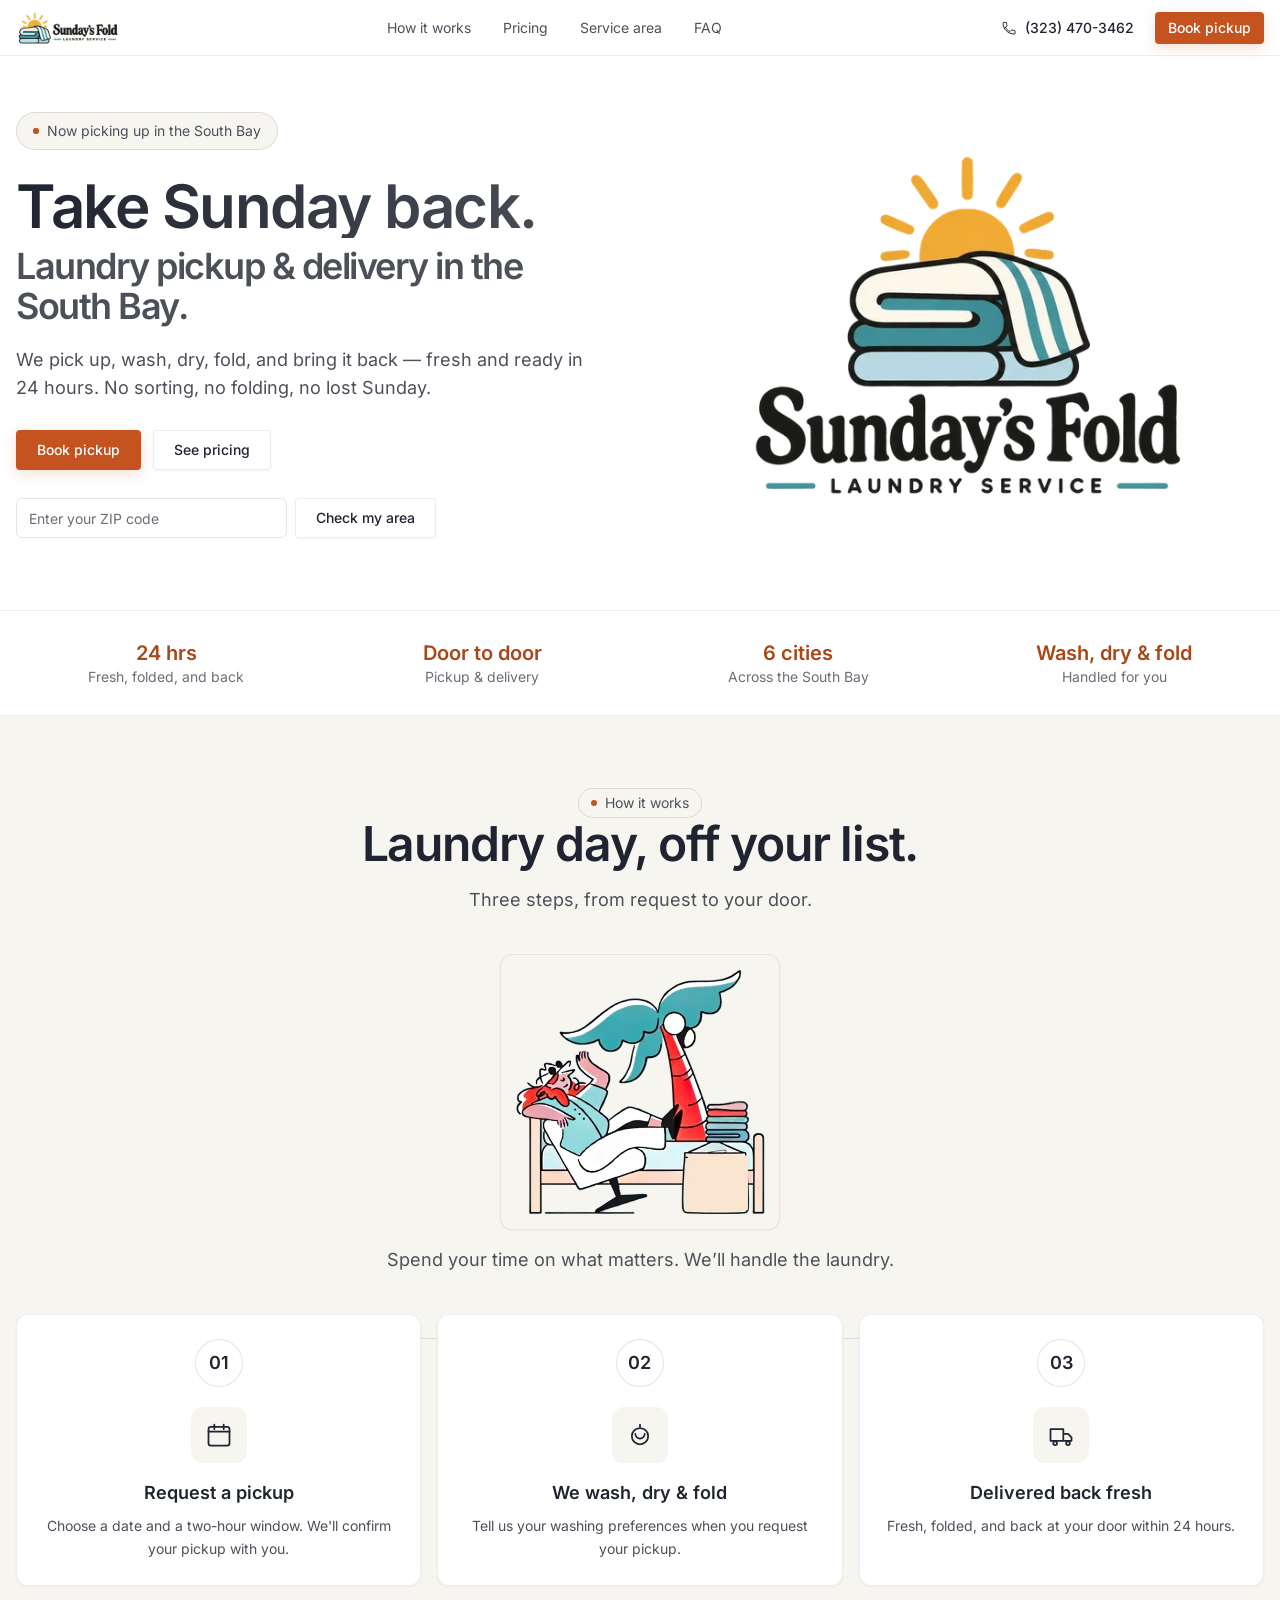
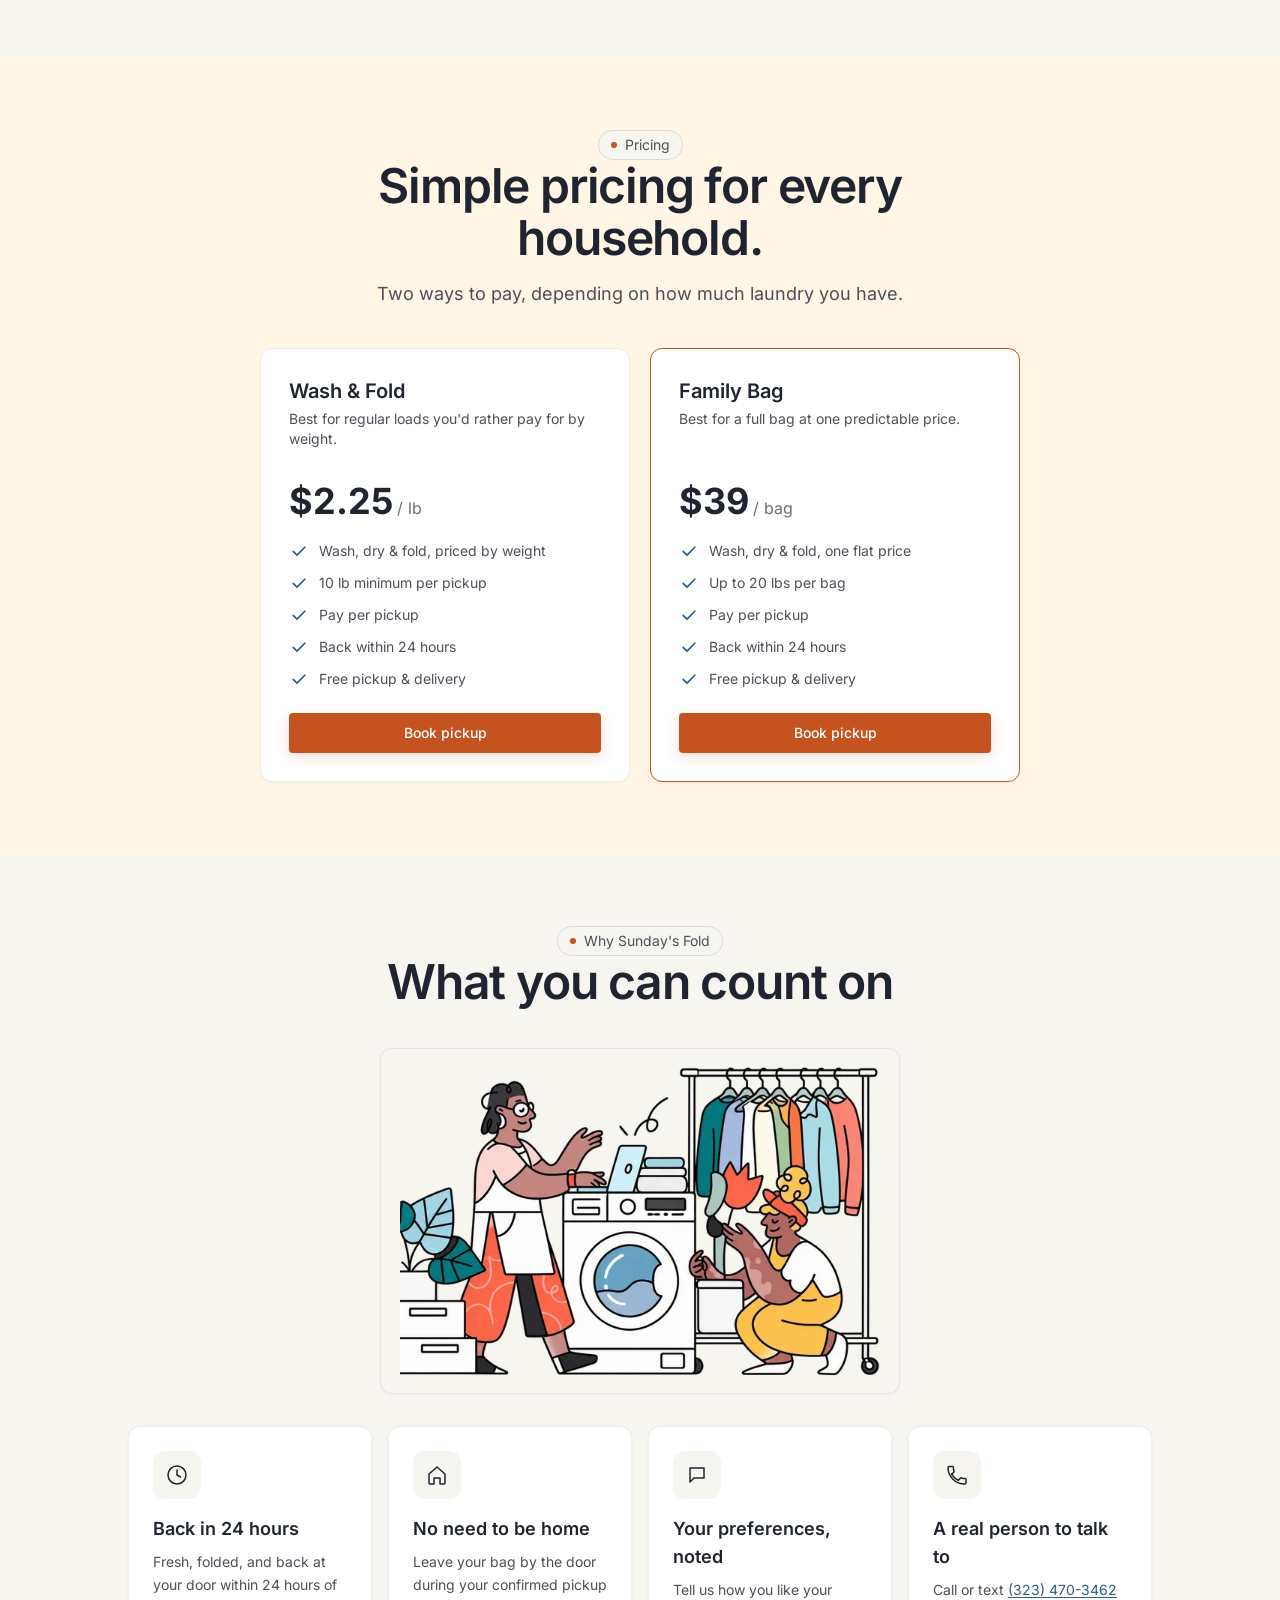
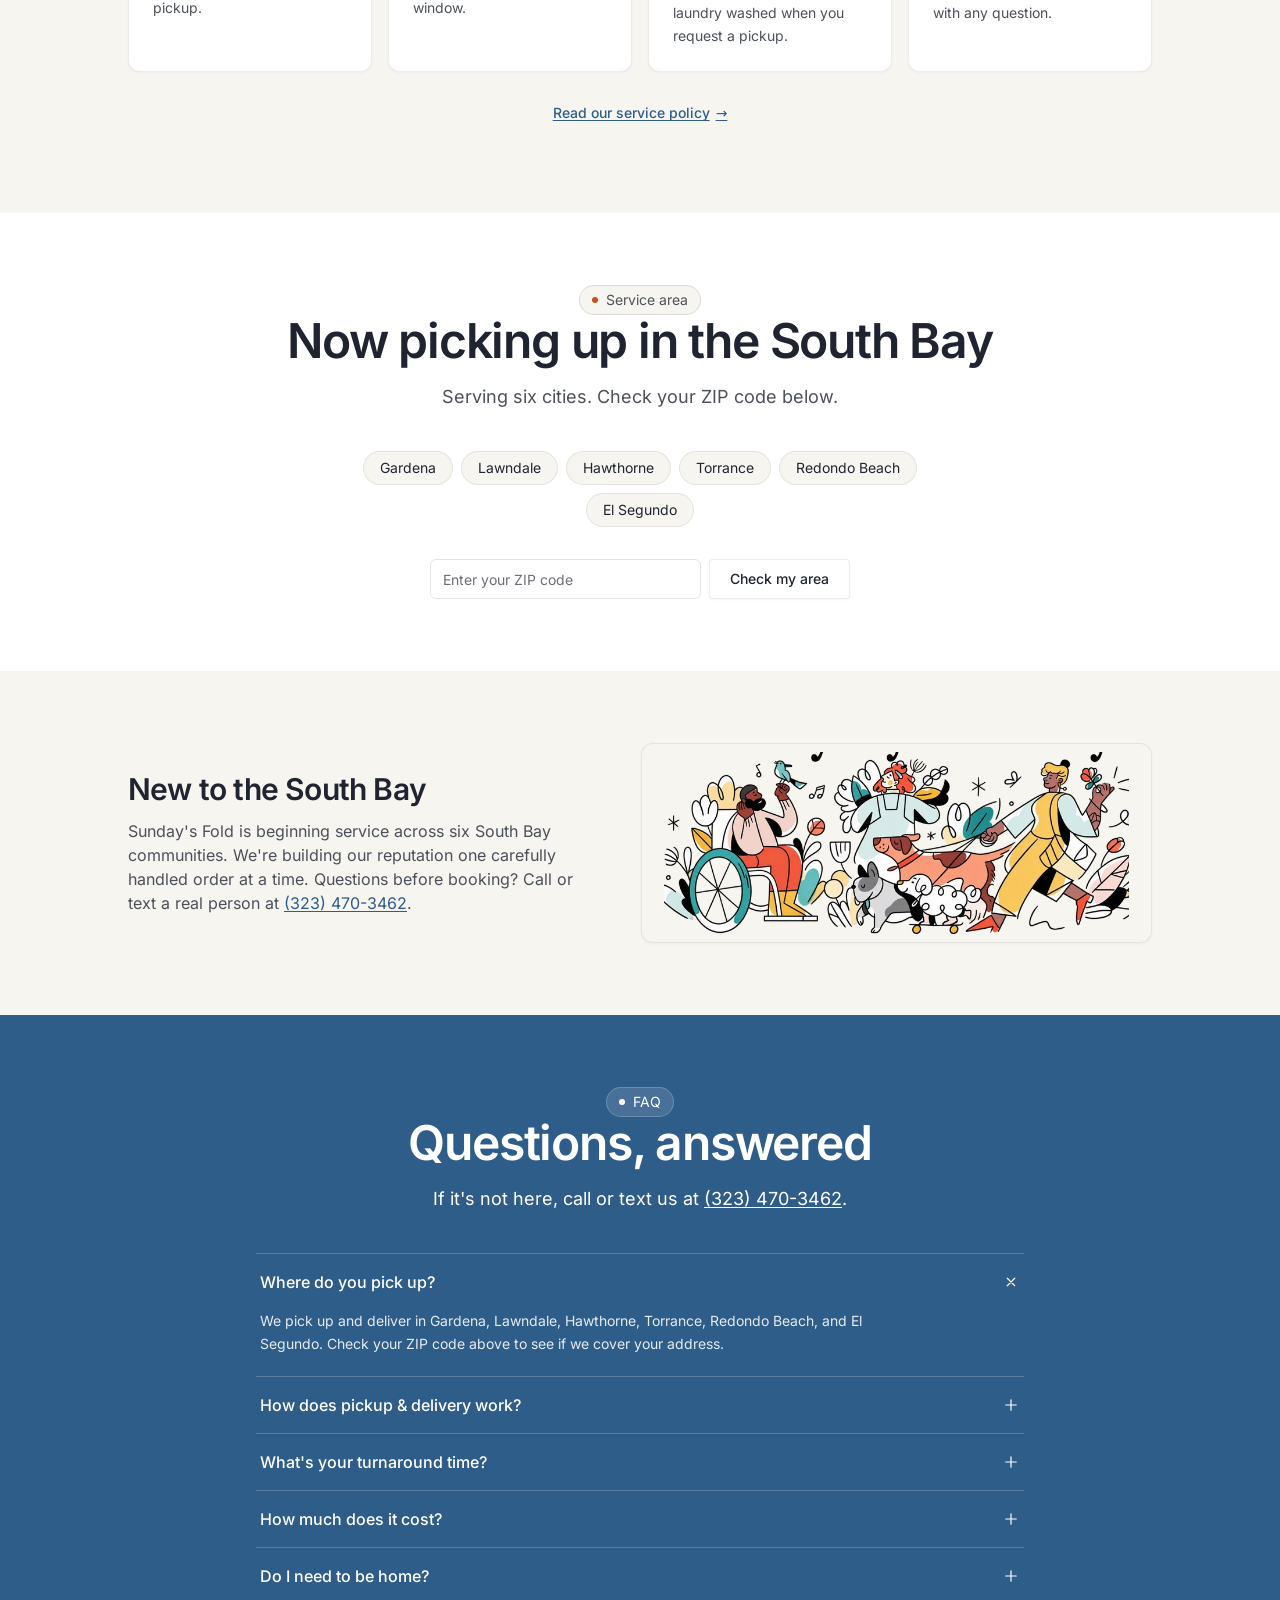
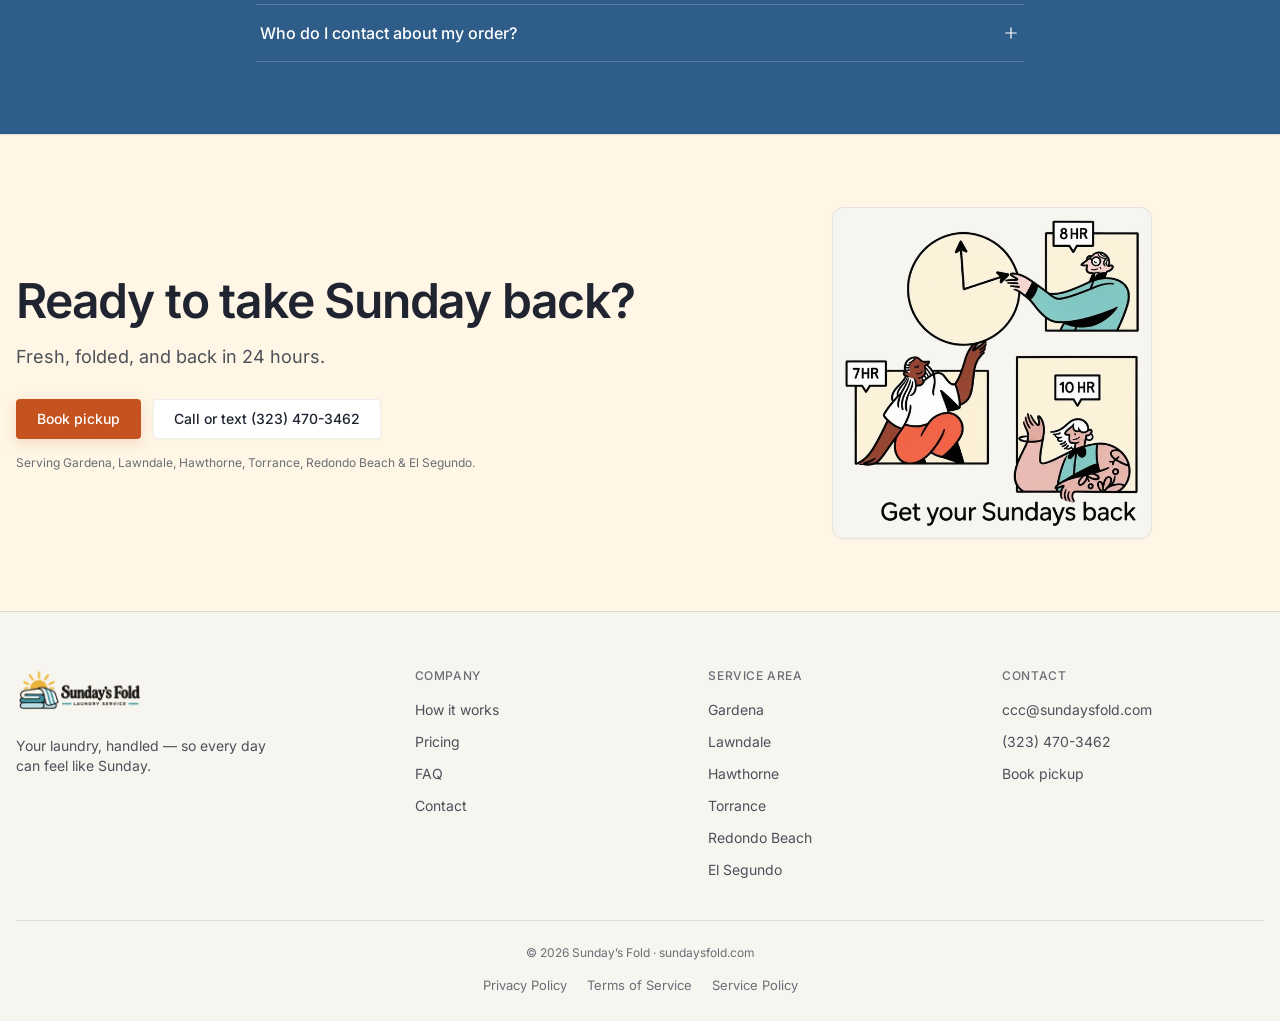
<file: index.html>
<!doctype html>
<html lang="en">
<head>
<meta charset="utf-8">
<meta name="viewport" content="width=device-width, initial-scale=1">
<title>Home | Sunday's Fold — Laundry Pickup &amp; Delivery in the South Bay</title>
<meta name="description" content="Laundry pickup &amp; delivery with wash, dry &amp; fold in Gardena, Lawndale, Hawthorne, Torrance, Redondo Beach and El Segundo. Fresh, folded, and back in 24 hours.">
<link rel="canonical" href="https://jrdiaz426.github.io/juan/">
<link rel="icon" type="image/png" sizes="32x32" href="assets/favicon-32.png">
<link rel="apple-touch-icon" href="assets/apple-touch-icon.png">
<meta name="theme-color" content="#FFFFFF">
<meta property="og:type" content="website">
<meta property="og:site_name" content="Sunday's Fold">
<meta property="og:title" content="Sunday's Fold — Laundry Pickup &amp; Delivery in the South Bay">
<meta property="og:description" content="Laundry pickup &amp; delivery with wash, dry &amp; fold in Gardena, Lawndale, Hawthorne, Torrance, Redondo Beach and El Segundo.">
<meta property="og:url" content="https://jrdiaz426.github.io/juan/">
<meta property="og:image" content="https://jrdiaz426.github.io/juan/assets/og-image.jpg">
<meta property="og:image:width" content="1200">
<meta property="og:image:height" content="630">
<meta property="og:image:alt" content="The Sunday's Fold logo above an illustration of neighbors and their dogs out enjoying the day">
<meta name="twitter:card" content="summary_large_image">
<link rel="preload" href="assets/fonts/inter-latin-400-normal.woff2" as="font" type="font/woff2" crossorigin>
<link rel="preload" href="assets/fonts/inter-latin-600-normal.woff2" as="font" type="font/woff2" crossorigin>
<link rel="stylesheet" href="css/tokens.css">
<link rel="stylesheet" href="css/site.css">
<script type="application/ld+json">
{
  "@context": "https://schema.org",
  "@type": "LocalBusiness",
  "name": "Sunday's Fold",
  "description": "Laundry pickup and delivery; wash, dry and fold.",
  "url": "https://sundaysfold.com",
  "logo": "https://jrdiaz426.github.io/juan/assets/img/logo-horizontal.webp",
  "image": "https://jrdiaz426.github.io/juan/assets/og-image.jpg",
  "email": "ccc@sundaysfold.com",
  "telephone": "+13234703462",
  "areaServed": [
    { "@type": "City", "name": "Gardena", "containedInPlace": { "@type": "State", "name": "California" } },
    { "@type": "City", "name": "Lawndale", "containedInPlace": { "@type": "State", "name": "California" } },
    { "@type": "City", "name": "Hawthorne", "containedInPlace": { "@type": "State", "name": "California" } },
    { "@type": "City", "name": "Torrance", "containedInPlace": { "@type": "State", "name": "California" } },
    { "@type": "City", "name": "Redondo Beach", "containedInPlace": { "@type": "State", "name": "California" } },
    { "@type": "City", "name": "El Segundo", "containedInPlace": { "@type": "State", "name": "California" } }
  ]
}
</script>
</head>
<body>
<a class="skip-link" href="#main">Skip to content</a>

<header class="nav" id="site-nav">
  <div class="nav-inner">
    <a class="logo" href="index.html">
      <img class="logo-img" src="assets/img/logo-horizontal-260.webp" srcset="assets/img/logo-horizontal-260.webp 260w, assets/img/logo-horizontal.webp 619w" sizes="104px" alt="Sunday's Fold home" width="260" height="90">
    </a>
    <nav class="nav-links" aria-label="Primary">
      <a href="#how-it-works">How it works</a>
      <a href="#pricing">Pricing</a>
      <a href="#service-area">Service area</a>
      <a href="#faq">FAQ</a>
    </nav>
    <div class="nav-actions">
      <a class="btn btn-ghost nav-phone" href="tel:+13234703462">
        <svg width="16" height="16" viewBox="0 0 24 24" fill="none" aria-hidden="true"><path d="M6.6 10.8c1.4 2.8 3.8 5.1 6.6 6.6l2.2-2.2c.3-.3.7-.4 1-.2 1.1.4 2.3.6 3.6.6.6 0 1 .4 1 1V20c0 .6-.4 1-1 1C10.4 21 3 13.6 3 4.6c0-.6.4-1 1-1H7.4c.6 0 1 .4 1 1 0 1.3.2 2.5.6 3.6.1.4 0 .8-.2 1l-2.2 2.2z" stroke="currentColor" stroke-width="1.5" stroke-linecap="round" stroke-linejoin="round"/></svg>
        (323) 470-3462
      </a>
      <a class="icon-btn nav-phone-icon" href="tel:+13234703462" aria-label="Call (323) 470-3462">
        <svg width="18" height="18" viewBox="0 0 24 24" fill="none" aria-hidden="true"><path d="M6.6 10.8c1.4 2.8 3.8 5.1 6.6 6.6l2.2-2.2c.3-.3.7-.4 1-.2 1.1.4 2.3.6 3.6.6.6 0 1 .4 1 1V20c0 .6-.4 1-1 1C10.4 21 3 13.6 3 4.6c0-.6.4-1 1-1H7.4c.6 0 1 .4 1 1 0 1.3.2 2.5.6 3.6.1.4 0 .8-.2 1l-2.2 2.2z" stroke="currentColor" stroke-width="1.5" stroke-linecap="round" stroke-linejoin="round"/></svg>
      </a>
      <a class="btn btn-primary btn-sm" href="contact.html#book">Book pickup</a>
      <button class="icon-btn icon-btn--menu nav-toggle" id="nav-toggle" aria-label="Open menu" aria-expanded="false" aria-controls="mobile-menu" hidden>
        <svg width="20" height="20" viewBox="0 0 24 24" fill="none" aria-hidden="true"><path d="M4 7h16M4 12h16M4 17h16" stroke="currentColor" stroke-width="1.6" stroke-linecap="round"/></svg>
      </button>
    </div>
  </div>
</header>
<div class="mobile-menu" id="mobile-menu" role="dialog" aria-modal="true" aria-labelledby="mobile-menu-title" aria-hidden="true" tabindex="-1">
  <div class="mobile-menu-header">
    <span class="mobile-menu-title" id="mobile-menu-title">Menu</span>
    <button class="icon-btn" id="mobile-menu-close" aria-label="Close menu">
      <svg width="18" height="18" viewBox="0 0 24 24" fill="none" aria-hidden="true"><path d="M6 6l12 12M18 6L6 18" stroke="currentColor" stroke-width="1.6" stroke-linecap="round"/></svg>
    </button>
  </div>
  <nav aria-label="Mobile">
    <a href="#how-it-works">How it works</a>
    <a href="#pricing">Pricing</a>
    <a href="#service-area">Service area</a>
    <a href="#faq">FAQ</a>
    <a href="contact.html#book">Book pickup</a>
    <a href="tel:+13234703462">Call or text (323) 470-3462</a>
  </nav>
</div>
<div class="mobile-menu-backdrop" id="mobile-menu-backdrop"></div>

<main id="main">

  <!-- 1. Hero -->
  <section class="hero" aria-labelledby="hero-title">
    <div class="container hero-grid">
      <div class="hero-copy">
        <span class="pill pill--hero"><span class="dot ping-dot" aria-hidden="true"></span>Now picking up in the South Bay</span>
        <h1 class="display" id="hero-title"><span class="gradient-line">Take Sunday back.</span></h1>
        <p class="display-sub">Laundry pickup &amp; delivery in the South Bay.</p>
        <p class="lead">We pick up, wash, dry, fold, and bring it back — fresh and ready in 24 hours. No sorting, no folding, no lost Sunday.</p>
        <div class="hero-actions">
          <a class="btn btn-primary" href="contact.html#book">Book pickup</a>
          <a class="btn btn-secondary" href="#pricing">See pricing</a>
        </div>
        <div data-zip-checker hidden>
          <form class="zip-checker" novalidate>
            <label class="visually-hidden" for="hero-zip">ZIP code</label>
            <input class="input" id="hero-zip" name="zip" type="text" inputmode="numeric" autocomplete="postal-code" pattern="[0-9]*" maxlength="5" placeholder="Enter your ZIP code">
            <button class="btn btn-secondary" type="submit">Check my area</button>
          </form>
          <p class="zip-result body-sm" role="status" aria-live="polite"></p>
        </div>
      </div>
      <div class="hero-visual">
        <div class="hero-logo-wrap">
          <img class="hero-logo" src="assets/img/logo-primary.webp" srcset="assets/img/logo-primary-480.webp 480w, assets/img/logo-primary.webp 690w" sizes="(max-width: 1023px) 300px, 440px" alt="Sunday's Fold Laundry Service" width="690" height="552" fetchpriority="high" decoding="async">
        </div>
      </div>
    </div>
  </section>

  <!-- 2. Trust indicators -->
  <section class="trust-bar" aria-label="At a glance">
    <ul class="container trust-grid">
      <li class="trust-item"><p class="title-lg">24 hrs</p><p class="body-sm">Fresh, folded, and back</p></li>
      <li class="trust-item"><p class="title-lg">Door to door</p><p class="body-sm">Pickup &amp; delivery</p></li>
      <li class="trust-item"><p class="title-lg">6 cities</p><p class="body-sm">Across the South Bay</p></li>
      <li class="trust-item"><p class="title-lg">Wash, dry &amp; fold</p><p class="body-sm">Handled for you</p></li>
    </ul>
  </section>

  <!-- 3. How it works -->
  <section class="section section--paper" id="how-it-works" aria-labelledby="how-title">
    <div class="container">
      <div class="section-header reveal">
        <span class="pill"><span class="dot" aria-hidden="true"></span>How it works</span>
        <h2 class="heading-2" id="how-title">Laundry day, off your list.</h2>
        <p class="lead">Three steps, from request to your door.</p>
      </div>
      <div class="img-frame howitworks-visual reveal">
        <img src="assets/img/laundry-bag-480.webp" srcset="assets/img/laundry-bag-480.webp 480w, assets/img/laundry-bag.webp 848w" sizes="280px" alt="" width="480" height="473" loading="lazy" decoding="async">
      </div>
      <p class="lead howitworks-caption reveal">Spend your time on what matters. We&rsquo;ll handle the laundry.</p>
      <ol class="grid grid--3 step-row reveal-stagger">
        <li class="card step-card">
          <div class="step-numeral" aria-hidden="true">01</div>
          <div class="icon-tile icon-tile--lg" aria-hidden="true">
            <svg width="28" height="28" viewBox="0 0 24 24" fill="none"><rect x="3" y="5" width="18" height="16" rx="2" stroke="currentColor" stroke-width="1.5"/><path d="M3 9h18M8 3v4M16 3v4" stroke="currentColor" stroke-width="1.5" stroke-linecap="round"/></svg>
          </div>
          <h3 class="card-title">Request a pickup</h3>
          <p class="body">Choose a date and a two-hour window. We'll confirm your pickup with you.</p>
        </li>
        <li class="card step-card">
          <div class="step-numeral" aria-hidden="true">02</div>
          <div class="icon-tile icon-tile--lg" aria-hidden="true">
            <svg width="28" height="28" viewBox="0 0 24 24" fill="none"><circle cx="12" cy="13" r="7" stroke="currentColor" stroke-width="1.5"/><path d="M12 3v2M8 11a4 4 0 0 0 8 0" stroke="currentColor" stroke-width="1.5" stroke-linecap="round"/></svg>
          </div>
          <h3 class="card-title">We wash, dry &amp; fold</h3>
          <p class="body">Tell us your washing preferences when you request your pickup.</p>
        </li>
        <li class="card step-card">
          <div class="step-numeral" aria-hidden="true">03</div>
          <div class="icon-tile icon-tile--lg" aria-hidden="true">
            <svg width="28" height="28" viewBox="0 0 24 24" fill="none"><path d="M3 7h11v10H3zM14 11h4l3 3v3h-7z" stroke="currentColor" stroke-width="1.5" stroke-linejoin="round"/><circle cx="7" cy="19" r="1.6" stroke="currentColor" stroke-width="1.5"/><circle cx="18" cy="19" r="1.6" stroke="currentColor" stroke-width="1.5"/></svg>
          </div>
          <h3 class="card-title">Delivered back fresh</h3>
          <p class="body">Fresh, folded, and back at your door within 24 hours.</p>
        </li>
      </ol>
    </div>
  </section>

  <!-- 4. Pricing -->
  <section class="section section--cream" id="pricing" aria-labelledby="pricing-title">
    <div class="container">
      <div class="section-header reveal">
        <span class="pill"><span class="dot" aria-hidden="true"></span>Pricing</span>
        <h2 class="heading-2" id="pricing-title">Simple pricing for every household.</h2>
        <p class="lead">Two ways to pay, depending on how much laundry you have.</p>
      </div>
      <div class="grid grid--2 pricing-grid reveal-stagger">
        <article class="card pricing-card" aria-labelledby="plan-wash-fold">
          <h3 class="title-lg" id="plan-wash-fold">Wash &amp; Fold</h3>
          <p class="body-sm tagline">Best for regular loads you'd rather pay for by weight.</p>
          <p class="pricing-price"><span class="price">$2.25</span><span class="body-md">/ lb</span></p>
          <ul class="pricing-checklist">
            <li><svg width="20" height="20" viewBox="0 0 24 24" fill="none" aria-hidden="true"><path d="M5 12.5l4.5 4.5L19 7.5" stroke="currentColor" stroke-width="2" stroke-linecap="round" stroke-linejoin="round"/></svg>Wash, dry &amp; fold, priced by weight</li>
            <li><svg width="20" height="20" viewBox="0 0 24 24" fill="none" aria-hidden="true"><path d="M5 12.5l4.5 4.5L19 7.5" stroke="currentColor" stroke-width="2" stroke-linecap="round" stroke-linejoin="round"/></svg>10 lb minimum per pickup</li>
            <li><svg width="20" height="20" viewBox="0 0 24 24" fill="none" aria-hidden="true"><path d="M5 12.5l4.5 4.5L19 7.5" stroke="currentColor" stroke-width="2" stroke-linecap="round" stroke-linejoin="round"/></svg>Pay per pickup</li>
            <li><svg width="20" height="20" viewBox="0 0 24 24" fill="none" aria-hidden="true"><path d="M5 12.5l4.5 4.5L19 7.5" stroke="currentColor" stroke-width="2" stroke-linecap="round" stroke-linejoin="round"/></svg>Back within 24 hours</li>
            <li><svg width="20" height="20" viewBox="0 0 24 24" fill="none" aria-hidden="true"><path d="M5 12.5l4.5 4.5L19 7.5" stroke="currentColor" stroke-width="2" stroke-linecap="round" stroke-linejoin="round"/></svg>Free pickup &amp; delivery</li>
          </ul>
          <a class="btn btn-primary btn-block" href="contact.html?plan=wash-fold#book">Book pickup<span class="visually-hidden">: Wash &amp; Fold</span></a>
        </article>
        <article class="card card--featured pricing-card" aria-labelledby="plan-family-bag">
          <h3 class="title-lg" id="plan-family-bag">Family Bag</h3>
          <p class="body-sm tagline">Best for a full bag at one predictable price.</p>
          <p class="pricing-price"><span class="price">$39</span><span class="body-md">/ bag</span></p>
          <ul class="pricing-checklist">
            <li><svg width="20" height="20" viewBox="0 0 24 24" fill="none" aria-hidden="true"><path d="M5 12.5l4.5 4.5L19 7.5" stroke="currentColor" stroke-width="2" stroke-linecap="round" stroke-linejoin="round"/></svg>Wash, dry &amp; fold, one flat price</li>
            <li><svg width="20" height="20" viewBox="0 0 24 24" fill="none" aria-hidden="true"><path d="M5 12.5l4.5 4.5L19 7.5" stroke="currentColor" stroke-width="2" stroke-linecap="round" stroke-linejoin="round"/></svg>Up to 20 lbs per bag</li>
            <li><svg width="20" height="20" viewBox="0 0 24 24" fill="none" aria-hidden="true"><path d="M5 12.5l4.5 4.5L19 7.5" stroke="currentColor" stroke-width="2" stroke-linecap="round" stroke-linejoin="round"/></svg>Pay per pickup</li>
            <li><svg width="20" height="20" viewBox="0 0 24 24" fill="none" aria-hidden="true"><path d="M5 12.5l4.5 4.5L19 7.5" stroke="currentColor" stroke-width="2" stroke-linecap="round" stroke-linejoin="round"/></svg>Back within 24 hours</li>
            <li><svg width="20" height="20" viewBox="0 0 24 24" fill="none" aria-hidden="true"><path d="M5 12.5l4.5 4.5L19 7.5" stroke="currentColor" stroke-width="2" stroke-linecap="round" stroke-linejoin="round"/></svg>Free pickup &amp; delivery</li>
          </ul>
          <a class="btn btn-primary btn-block" href="contact.html?plan=family-bag#book">Book pickup<span class="visually-hidden">: Family Bag</span></a>
        </article>
      </div>
    </div>
  </section>

  <!-- 5. Why customers can trust the service -->
  <section class="section section--paper" id="why-us" aria-labelledby="why-title">
    <div class="container">
      <div class="section-header reveal">
        <span class="pill"><span class="dot" aria-hidden="true"></span>Why Sunday's Fold</span>
        <h2 class="heading-2" id="why-title">What you can count on</h2>
      </div>
      <div class="img-frame whyus-visual reveal">
        <img src="assets/img/why-us-couple-640.webp" srcset="assets/img/why-us-couple-640.webp 640w, assets/img/why-us-couple.webp 1254w" sizes="(max-width: 560px) calc(100vw - 32px), 520px" alt="" width="640" height="427" loading="lazy" decoding="async">
      </div>
      <ul class="grid grid--4 feature-grid reveal-stagger">
        <li class="card feature-card">
          <div class="icon-tile" aria-hidden="true">
            <svg width="24" height="24" viewBox="0 0 24 24" fill="none"><circle cx="12" cy="12" r="9" stroke="currentColor" stroke-width="1.5"/><path d="M12 7v5l3.5 2" stroke="currentColor" stroke-width="1.5" stroke-linecap="round"/></svg>
          </div>
          <h3 class="card-title">Back in 24 hours</h3>
          <p class="body">Fresh, folded, and back at your door within 24 hours of pickup.</p>
        </li>
        <li class="card feature-card">
          <div class="icon-tile" aria-hidden="true">
            <svg width="24" height="24" viewBox="0 0 24 24" fill="none"><path d="M4 11l8-7 8 7v9a1 1 0 0 1-1 1h-4v-6h-6v6H5a1 1 0 0 1-1-1z" stroke="currentColor" stroke-width="1.5" stroke-linejoin="round"/></svg>
          </div>
          <h3 class="card-title">No need to be home</h3>
          <p class="body">Leave your bag by the door during your confirmed pickup window.</p>
        </li>
        <li class="card feature-card">
          <div class="icon-tile" aria-hidden="true">
            <svg width="24" height="24" viewBox="0 0 24 24" fill="none"><path d="M5 5h14v10H9l-4 4z" stroke="currentColor" stroke-width="1.5" stroke-linejoin="round"/></svg>
          </div>
          <h3 class="card-title">Your preferences, noted</h3>
          <p class="body">Tell us how you like your laundry washed when you request a pickup.</p>
        </li>
        <li class="card feature-card">
          <div class="icon-tile" aria-hidden="true">
            <svg width="24" height="24" viewBox="0 0 24 24" fill="none"><path d="M6.6 10.8c1.4 2.8 3.8 5.1 6.6 6.6l2.2-2.2c.3-.3.7-.4 1-.2 1.1.4 2.3.6 3.6.6.6 0 1 .4 1 1V20c0 .6-.4 1-1 1C10.4 21 3 13.6 3 4.6c0-.6.4-1 1-1H7.4c.6 0 1 .4 1 1 0 1.3.2 2.5.6 3.6.1.4 0 .8-.2 1l-2.2 2.2z" stroke="currentColor" stroke-width="1.5" stroke-linecap="round" stroke-linejoin="round"/></svg>
          </div>
          <h3 class="card-title">A real person to talk to</h3>
          <p class="body">Call or text <a href="tel:+13234703462">(323) 470-3462</a> with any question.</p>
        </li>
      </ul>
      <p class="trust-more reveal"><a class="section-link" href="service-policy.html">Read our service policy <span aria-hidden="true">&rarr;</span></a></p>
    </div>
  </section>

  <!-- 6. Service area -->
  <section class="section" id="service-area" aria-labelledby="area-title">
    <div class="container">
      <div class="section-header reveal">
        <span class="pill"><span class="dot" aria-hidden="true"></span>Service area</span>
        <h2 class="heading-2" id="area-title">Now picking up in the South Bay</h2>
        <p class="lead">Serving six cities. Check your ZIP code below.</p>
      </div>
      <ul class="city-chip-row" aria-label="Cities we serve">
        <li class="city-chip">Gardena</li>
        <li class="city-chip">Lawndale</li>
        <li class="city-chip">Hawthorne</li>
        <li class="city-chip">Torrance</li>
        <li class="city-chip">Redondo Beach</li>
        <li class="city-chip">El Segundo</li>
      </ul>
      <div class="service-zip-wrap" data-zip-checker hidden>
        <form class="zip-checker" novalidate>
          <label class="visually-hidden" for="area-zip">ZIP code</label>
          <input class="input" id="area-zip" name="zip" type="text" inputmode="numeric" autocomplete="postal-code" pattern="[0-9]*" maxlength="5" placeholder="Enter your ZIP code">
          <button class="btn btn-secondary" type="submit">Check my area</button>
        </form>
        <p class="zip-result body-sm" role="status" aria-live="polite"></p>
      </div>
    </div>
  </section>

  <!-- 7. New-business statement -->
  <section class="section section--paper" aria-labelledby="newbiz-title">
    <div class="container newbiz">
      <div class="reveal">
        <h2 id="newbiz-title">New to the South Bay</h2>
        <p class="body-md">Sunday's Fold is beginning service across six South Bay communities. We're building our reputation one carefully handled order at a time. Questions before booking? Call or text a real person at <a href="tel:+13234703462">(323) 470-3462</a>.</p>
      </div>
      <div class="img-frame newbiz-visual reveal">
        <img src="assets/img/community-banner-800.webp" srcset="assets/img/community-banner-800.webp 800w, assets/img/community-banner.webp 1674w" sizes="(max-width: 900px) calc(100vw - 32px), 520px" alt="" width="800" height="313" loading="lazy" decoding="async">
      </div>
    </div>
  </section>

  <!-- 8. FAQ -->
  <section class="section section--blue" id="faq" aria-labelledby="faq-title">
    <div class="container">
      <div class="section-header reveal">
        <span class="pill"><span class="dot" aria-hidden="true"></span>FAQ</span>
        <h2 class="heading-2" id="faq-title">Questions, answered</h2>
        <p class="lead">If it's not here, call or text us at <a href="tel:+13234703462">(323) 470-3462</a>.</p>
      </div>
      <div class="accordion">
        <div class="accordion-item">
          <h3><button class="accordion-trigger" aria-expanded="true" aria-controls="faq-1" id="faq-1-q">
            Where do you pick up?
            <svg class="accordion-icon" width="18" height="18" viewBox="0 0 24 24" fill="none" aria-hidden="true"><path d="M12 5v14M5 12h14" stroke="currentColor" stroke-width="1.6" stroke-linecap="round"/></svg>
          </button></h3>
          <div class="accordion-panel" id="faq-1" data-open="true">
            <div class="accordion-panel-inner"><p>We pick up and deliver in Gardena, Lawndale, Hawthorne, Torrance, Redondo Beach, and El Segundo. Check your ZIP code above to see if we cover your address.</p></div>
          </div>
        </div>
        <div class="accordion-item">
          <h3><button class="accordion-trigger" aria-expanded="true" aria-controls="faq-2" id="faq-2-q">
            How does pickup &amp; delivery work?
            <svg class="accordion-icon" width="18" height="18" viewBox="0 0 24 24" fill="none" aria-hidden="true"><path d="M12 5v14M5 12h14" stroke="currentColor" stroke-width="1.6" stroke-linecap="round"/></svg>
          </button></h3>
          <div class="accordion-panel" id="faq-2" data-open="true">
            <div class="accordion-panel-inner"><p>Request a pickup and choose a two-hour window. Once we confirm it, leave your bag by the door — you don't need to be home. We wash, dry, and fold everything and bring it back within 24 hours.</p></div>
          </div>
        </div>
        <div class="accordion-item">
          <h3><button class="accordion-trigger" aria-expanded="true" aria-controls="faq-3" id="faq-3-q">
            What's your turnaround time?
            <svg class="accordion-icon" width="18" height="18" viewBox="0 0 24 24" fill="none" aria-hidden="true"><path d="M12 5v14M5 12h14" stroke="currentColor" stroke-width="1.6" stroke-linecap="round"/></svg>
          </button></h3>
          <div class="accordion-panel" id="faq-3" data-open="true">
            <div class="accordion-panel-inner"><p>Your laundry comes back fresh and folded within 24 hours of pickup.</p></div>
          </div>
        </div>
        <div class="accordion-item">
          <h3><button class="accordion-trigger" aria-expanded="true" aria-controls="faq-4" id="faq-4-q">
            How much does it cost?
            <svg class="accordion-icon" width="18" height="18" viewBox="0 0 24 24" fill="none" aria-hidden="true"><path d="M12 5v14M5 12h14" stroke="currentColor" stroke-width="1.6" stroke-linecap="round"/></svg>
          </button></h3>
          <div class="accordion-panel" id="faq-4" data-open="true">
            <div class="accordion-panel-inner"><p>Wash &amp; Fold is $2.25 per pound with a 10 lb minimum, and a Family Bag is $39 for up to 20 lbs. See <a href="#pricing">Pricing</a> for what's included.</p></div>
          </div>
        </div>
        <div class="accordion-item">
          <h3><button class="accordion-trigger" aria-expanded="true" aria-controls="faq-5" id="faq-5-q">
            Do I need to be home?
            <svg class="accordion-icon" width="18" height="18" viewBox="0 0 24 24" fill="none" aria-hidden="true"><path d="M12 5v14M5 12h14" stroke="currentColor" stroke-width="1.6" stroke-linecap="round"/></svg>
          </button></h3>
          <div class="accordion-panel" id="faq-5" data-open="true">
            <div class="accordion-panel-inner"><p>No. Leave your bag by the door during your confirmed pickup window and we'll take it from there.</p></div>
          </div>
        </div>
        <div class="accordion-item">
          <h3><button class="accordion-trigger" aria-expanded="true" aria-controls="faq-6" id="faq-6-q">
            Who do I contact about my order?
            <svg class="accordion-icon" width="18" height="18" viewBox="0 0 24 24" fill="none" aria-hidden="true"><path d="M12 5v14M5 12h14" stroke="currentColor" stroke-width="1.6" stroke-linecap="round"/></svg>
          </button></h3>
          <div class="accordion-panel" id="faq-6" data-open="true">
            <div class="accordion-panel-inner"><p>Call or text a real person at <a href="tel:+13234703462">(323) 470-3462</a>, or email <a href="mailto:ccc@sundaysfold.com">ccc@sundaysfold.com</a>.</p></div>
          </div>
        </div>
      </div>
    </div>
  </section>

  <!-- 9. Final call to action -->
  <section class="section section--cream section--ruled cta-band" aria-labelledby="cta-title">
    <div class="container cta-band-grid">
      <div class="cta-band-copy reveal">
        <h2 class="heading-2" id="cta-title">Ready to take Sunday back?</h2>
        <p class="lead">Fresh, folded, and back in 24 hours.</p>
        <div class="cta-actions">
          <a class="btn btn-primary" href="contact.html#book">Book pickup</a>
          <a class="btn btn-secondary" href="tel:+13234703462">Call or text (323) 470-3462</a>
        </div>
        <p class="caption">Serving Gardena, Lawndale, Hawthorne, Torrance, Redondo Beach &amp; El Segundo.</p>
      </div>
      <div class="img-frame cta-visual reveal">
        <img src="assets/img/sundays-back-panels-560.webp" srcset="assets/img/sundays-back-panels-560.webp 560w, assets/img/sundays-back-panels.webp 1111w" sizes="320px" alt="" width="560" height="582" loading="lazy" decoding="async">
      </div>
    </div>
  </section>

</main>

<footer class="footer">
  <div class="container footer-grid">
    <div class="footer-brand">
      <a class="logo" href="index.html">
        <img class="footer-logo-img" src="assets/img/logo-horizontal-260.webp" srcset="assets/img/logo-horizontal-260.webp 260w, assets/img/logo-horizontal.webp 619w" sizes="127px" alt="Sunday's Fold home" width="260" height="90" loading="lazy">
      </a>
      <p class="body-sm footer-tagline">Your laundry, handled — so every day can feel like Sunday.</p>
    </div>
    <nav class="footer-col" aria-labelledby="footer-company">
      <p class="eyebrow" id="footer-company">Company</p>
      <ul>
        <li><a href="#how-it-works">How it works</a></li>
        <li><a href="#pricing">Pricing</a></li>
        <li><a href="#faq">FAQ</a></li>
        <li><a href="contact.html">Contact</a></li>
      </ul>
    </nav>
    <div class="footer-col">
      <p class="eyebrow">Service area</p>
      <ul>
        <li>Gardena</li>
        <li>Lawndale</li>
        <li>Hawthorne</li>
        <li>Torrance</li>
        <li>Redondo Beach</li>
        <li>El Segundo</li>
      </ul>
    </div>
    <div class="footer-col">
      <p class="eyebrow">Contact</p>
      <address>
        <ul>
          <li><a href="mailto:ccc@sundaysfold.com">ccc@sundaysfold.com</a></li>
          <li><a href="tel:+13234703462">(323) 470-3462</a></li>
          <li><a href="contact.html#book">Book pickup</a></li>
        </ul>
      </address>
    </div>
  </div>
  <hr class="footer-rule">
  <div class="footer-bottom">
    <p class="caption">&copy; <span data-current-year>2026</span> Sunday&rsquo;s Fold &middot; sundaysfold.com</p>
    <nav class="footer-legal" aria-label="Legal">
      <a href="privacy.html">Privacy Policy</a>
      <a href="terms.html">Terms of Service</a>
      <a href="service-policy.html">Service Policy</a>
    </nav>
  </div>
</footer>

<script src="js/app.js" defer></script>
</body>
</html>
</file>
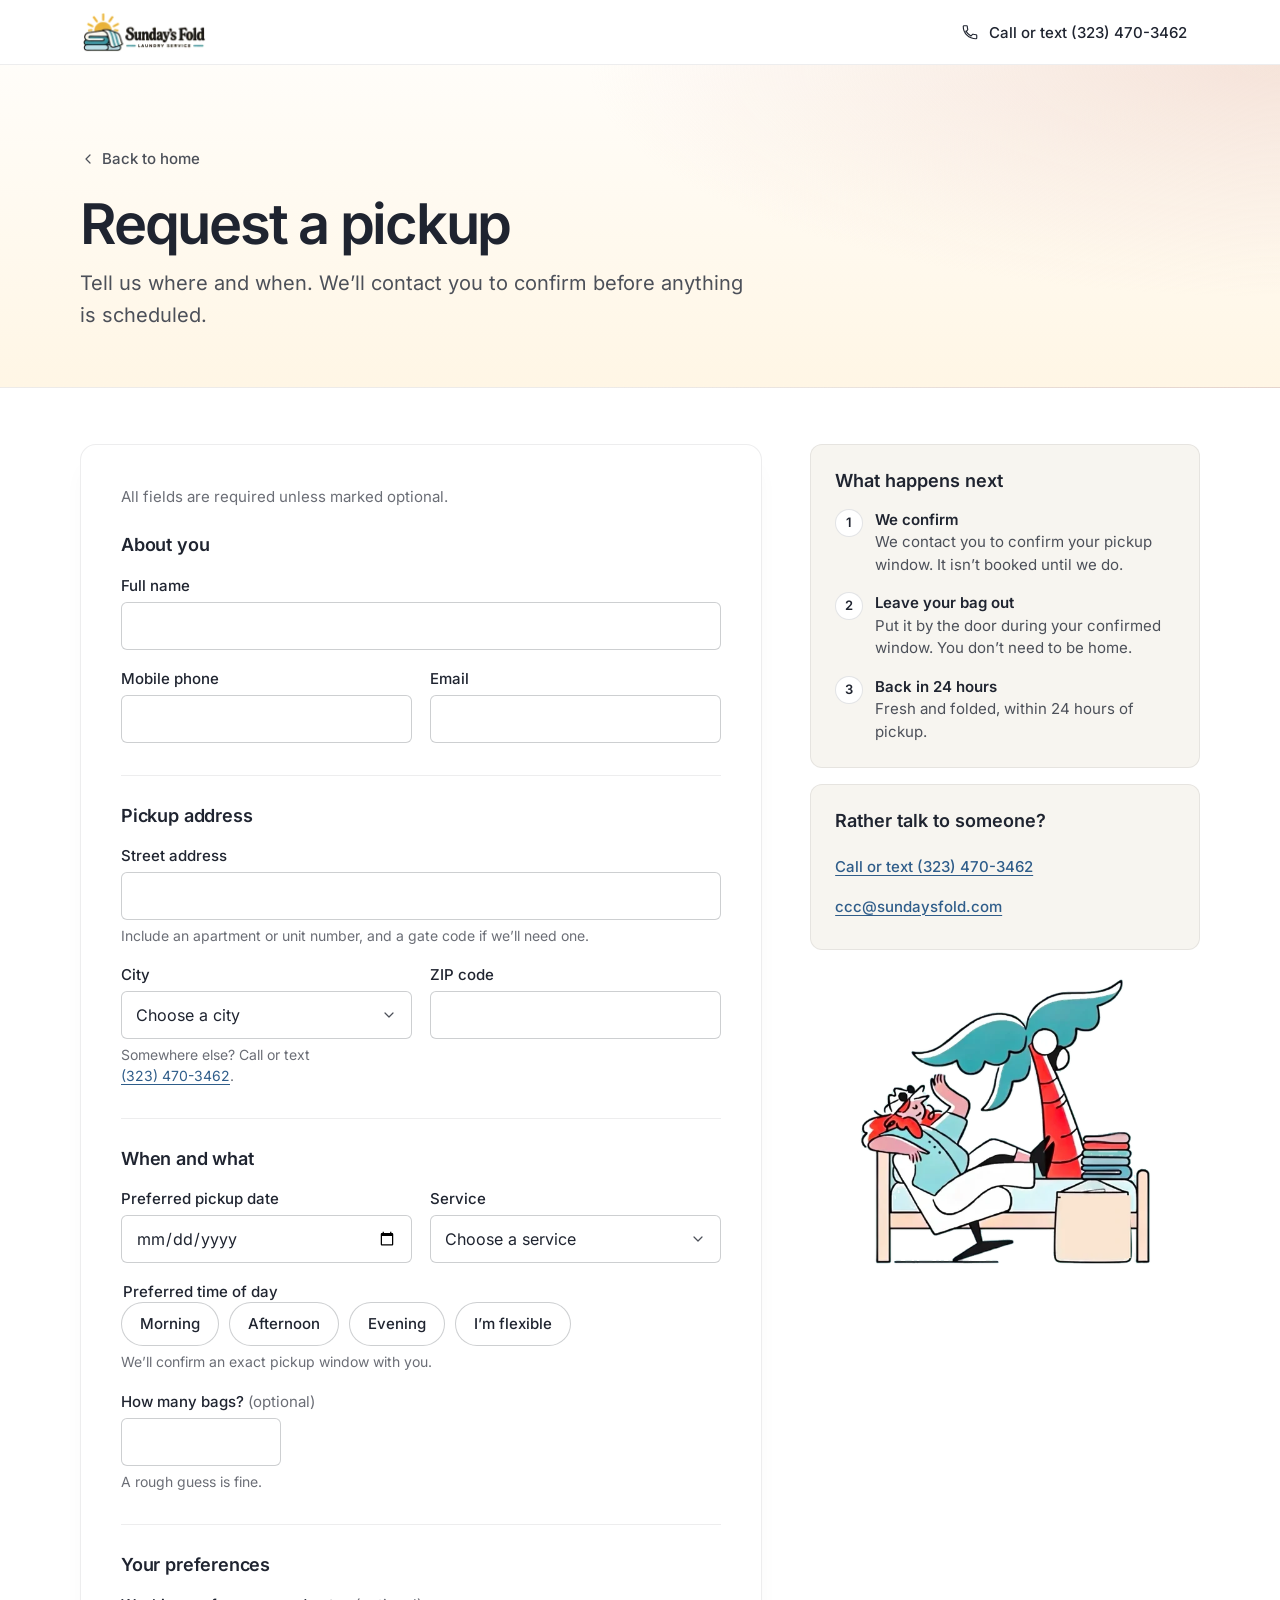
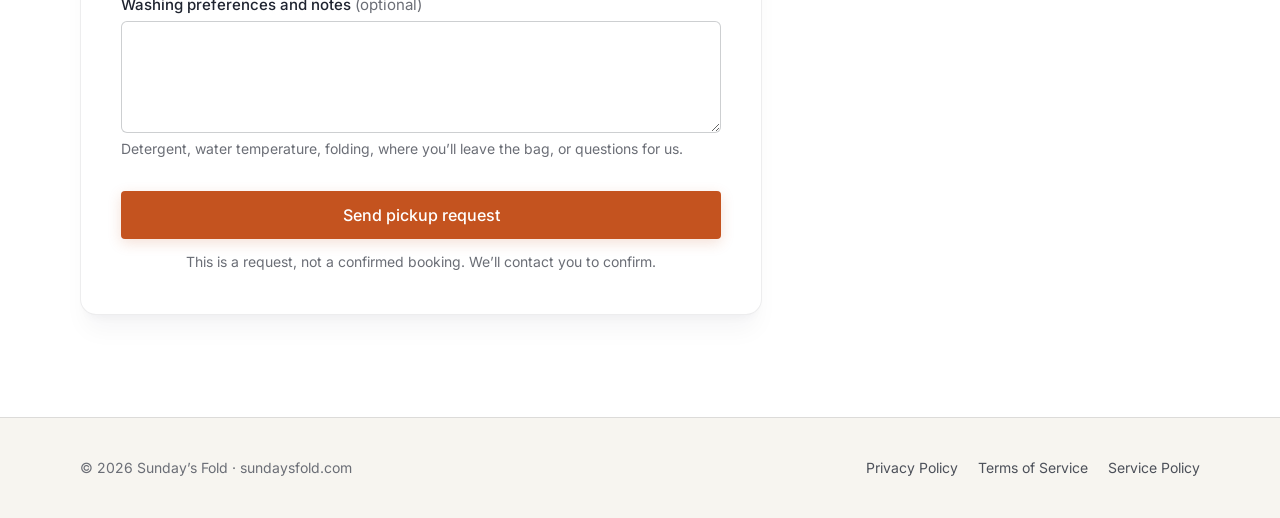
<file: book.html>
<!doctype html>
<html lang="en" class="no-js">
<head>
<meta charset="utf-8">
<meta name="viewport" content="width=device-width, initial-scale=1, viewport-fit=cover">
<title>Book a Pickup | Sunday's Fold — Laundry Pickup &amp; Delivery in the South Bay</title>
<meta name="description" content="Request a laundry pickup in Gardena, Lawndale, Hawthorne, Torrance, Redondo Beach or El Segundo. We'll contact you to confirm before anything is scheduled.">
<link rel="canonical" href="https://sundaysfold.com/book.html">
<meta property="og:type" content="website">
<meta property="og:site_name" content="Sunday's Fold">
<meta property="og:title" content="Book a Pickup | Sunday's Fold">
<meta property="og:url" content="https://sundaysfold.com/book.html">
<meta property="og:image" content="https://sundaysfold.com/assets/og-image.jpg">
<meta name="twitter:card" content="summary_large_image">
<meta name="theme-color" content="#FFF6E5">
<link rel="icon" type="image/png" sizes="32x32" href="assets/favicon-32.png">
<link rel="apple-touch-icon" href="assets/apple-touch-icon.png">
<link rel="preload" href="assets/fonts/inter-latin-400-normal.woff2" as="font" type="font/woff2" crossorigin>
<link rel="preload" href="assets/fonts/inter-latin-600-normal.woff2" as="font" type="font/woff2" crossorigin>
<script>document.documentElement.classList.remove("no-js"); document.documentElement.classList.add("js");</script>
<!--
  Sunday's Fold — booking page.

  ┌─────────────────────────────────────────────────────────────────────┐
  │ HOW BOOKINGS REACH ccc@sundaysfold.com                              │
  │                                                                     │
  │ GitHub Pages can't send email, so the form posts to Formspree,      │
  │ which forwards each request to the inbox set on the Formspree form  │
  │ (create it with ccc@sundaysfold.com).                               │
  │                                                                     │
  │ LIVE: the form's action is https://formspree.io/f/mnpngwel.       │
  │ Recipient, spam filtering and email settings are managed in the     │
  │ Formspree dashboard, not in this file.                              │
  │                                                                     │
  │ Integration: plain HTML POST (works without JavaScript), enhanced   │
  │ by the script at the bottom, which submits with fetch() and         │
  │ Accept: application/json per Formspree's AJAX guide. The            │
  │ @formspree/ajax library isn't used, to avoid a third-party script.  │
  │                                                                     │
  │ Customer data goes only in the POST body to Formspree: never in     │
  │ the URL, browser storage, or the console.                           │
  │                                                                     │
  │ Deliberately not asked for: pickup time slots (none confirmed, so   │
  │ the form asks for a preferred part of the day) and agreement to     │
  │ Terms / Service Policy (not yet reviewed — LAUNCH-CHECKLIST A16).   │
  └─────────────────────────────────────────────────────────────────────┘
-->
<style>
@font-face { font-family: "Inter"; font-style: normal; font-weight: 400; font-display: swap; src: url("assets/fonts/inter-latin-400-normal.woff2") format("woff2"); }
@font-face { font-family: "Inter"; font-style: normal; font-weight: 500; font-display: swap; src: url("assets/fonts/inter-latin-500-normal.woff2") format("woff2"); }
@font-face { font-family: "Inter"; font-style: normal; font-weight: 600; font-display: swap; src: url("assets/fonts/inter-latin-600-normal.woff2") format("woff2"); }

:root {
  color-scheme: light;
  --sunrise: #C4531F;
  --sunrise-hover: #A94718;
  --blue: #2F5D8A;
  --blue-hover: #264D73;
  --ink: #1F2430;
  --ink-80: #4C5059;
  --muted: #6B6E76;
  --error: #A94718;          /* 5.8:1 on white */
  --white: #FFFFFF;
  --cream: #FFF6E5;
  --paper: #F7F5F0;
  --blush: #FAF1ED;
  --hairline: rgba(31, 36, 48, 0.12);
  --hairline-strong: rgba(31, 36, 48, 0.22);
  --hairline-soft: rgba(31, 36, 48, 0.08);
  --font: "Inter", -apple-system, system-ui, "Segoe UI", Roboto, sans-serif;
  --r-xs: 4px;
  --r-sm: 6px;
  --r-md: 12px;
  --r-lg: 16px;
  --r-full: 9999px;
  --shadow-card: 0 1px 3px rgba(31, 36, 48, 0.04);
  --shadow-button: 0 4px 14px rgba(196, 83, 31, 0.18);
  --shadow-panel: 0 20px 25px -5px rgba(31, 36, 48, 0.04), 0 8px 10px -6px rgba(31, 36, 48, 0.04);
  --gutter: clamp(16px, 4vw, 32px);
  --container: 1120px;
  --header-h: 64px;
  --ease-out: cubic-bezier(0.22, 1, 0.36, 1);
}

*, *::before, *::after { box-sizing: border-box; }
html { -webkit-text-size-adjust: 100%; scroll-padding-top: calc(var(--header-h) + 16px); }
body {
  margin: 0;
  background: var(--white);
  color: var(--ink);
  font-family: var(--font);
  font-size: 17px;
  line-height: 1.6;
  -webkit-font-smoothing: antialiased;
  -moz-osx-font-smoothing: grayscale;
}
img, svg { display: block; max-width: 100%; }
img { height: auto; }
[hidden] { display: none !important; }
h1, h2, h3, p, ul, ol, dl, dd, fieldset { margin: 0; }
ul, ol { padding: 0; list-style: none; }
fieldset { padding: 0; border: 0; min-width: 0; }
h1, h2, h3 { text-wrap: balance; }
a { color: var(--blue); text-decoration: underline; text-decoration-thickness: 1px; text-underline-offset: 3px; }
a:hover { color: var(--blue-hover); }
a[href^="tel:"] { white-space: nowrap; }
:focus-visible { outline: 2px solid var(--blue); outline-offset: 3px; border-radius: 2px; }

.visually-hidden {
  position: absolute !important;
  width: 1px; height: 1px;
  padding: 0; margin: -1px;
  overflow: hidden; clip: rect(0 0 0 0);
  white-space: nowrap; border: 0;
}
.skip-link {
  position: absolute; left: 16px; top: 12px; z-index: 100;
  padding: 10px 16px;
  background: var(--ink); color: var(--white);
  border-radius: var(--r-xs);
  font-weight: 500; font-size: 15px; text-decoration: none;
  transform: translateY(-160%);
  transition: transform 0.2s var(--ease-out);
}
.skip-link:focus { transform: none; color: var(--white); }

.container {
  width: 100%;
  max-width: calc(var(--container) + var(--gutter) * 2);
  margin-inline: auto;
  padding-inline: var(--gutter);
}

/* ---------- Buttons ---------- */
.btn {
  display: inline-flex; align-items: center; justify-content: center; gap: 10px;
  min-height: 48px; padding: 0 22px;
  border: 1px solid transparent; border-radius: var(--r-xs);
  font: 500 16px/1 var(--font);
  text-decoration: none; white-space: nowrap; cursor: pointer;
  transition: transform 0.2s var(--ease-out), background-color 0.2s ease, box-shadow 0.2s ease;
}
.btn-primary { background: var(--sunrise); color: var(--white); box-shadow: var(--shadow-button); }
.btn-primary:hover:not(:disabled) { background: var(--sunrise-hover); color: var(--white); transform: translateY(-1px); }
.btn-primary:disabled { background: #D9D2CC; color: var(--ink-80); box-shadow: none; cursor: not-allowed; }
.btn-secondary { background: var(--white); color: var(--ink); border-color: var(--hairline); box-shadow: var(--shadow-card); }
.btn-secondary:hover { background: var(--paper); color: var(--ink); }
.btn-ghost { background: transparent; color: var(--ink); padding: 0 12px; min-height: 40px; font-size: 15px; }
.btn-ghost:hover { background: rgba(31, 36, 48, 0.05); color: var(--ink); }
.btn-block { width: 100%; }
.btn[aria-busy="true"] { cursor: progress; }

/* ---------- Header: logo and phone only, so nothing competes with the form ---------- */
.site-header {
  position: sticky; top: 0; z-index: 50;
  padding-top: env(safe-area-inset-top, 0px);
  background: rgba(255, 255, 255, 0.9);
  -webkit-backdrop-filter: blur(16px); backdrop-filter: blur(16px);
  border-bottom: 1px solid var(--hairline-soft);
}
.header-bar { display: flex; align-items: center; justify-content: space-between; gap: 16px; min-height: var(--header-h); }
.brand { display: inline-flex; border-radius: var(--r-xs); }
.brand img { width: 128px; }
.header-phone .label-short { display: none; }
@media (max-width: 560px) {
  .header-phone .label-long { display: none; }
  .header-phone .label-short { display: inline; }
}

/* ---------- Intro ---------- */
.intro {
  background:
    radial-gradient(90% 120% at 100% 0%, rgba(243, 221, 210, 0.8) 0%, rgba(243, 221, 210, 0) 60%),
    linear-gradient(180deg, #FFFDF9 0%, var(--cream) 100%);
  border-bottom: 1px solid var(--hairline-soft);
}
.intro-inner { display: grid; gap: 14px; padding-block: clamp(40px, 6vw, 72px) clamp(36px, 5vw, 56px); }
.back-link {
  display: inline-flex; align-items: center; gap: 6px;
  width: fit-content; min-height: 44px;
  color: var(--ink-80); font-size: 15px; font-weight: 500; text-decoration: none;
}
.back-link:hover { color: var(--ink); }
.intro h1 {
  font-size: clamp(2.25rem, 1.6rem + 2.8vw, 3.5rem);
  line-height: 1.04; font-weight: 600; letter-spacing: -0.04em;
}
.intro p { font-size: clamp(1.0625rem, 1rem + 0.35vw, 1.25rem); color: var(--ink-80); max-width: 34em; }

/* ---------- Layout ---------- */
.book-grid {
  display: grid;
  gap: 32px;
  padding-block: clamp(32px, 5vw, 56px) clamp(64px, 8vw, 104px);
}
@media (min-width: 960px) {
  .book-grid { grid-template-columns: minmax(0, 7fr) minmax(0, 4fr); gap: 48px; align-items: start; }
  .side { position: sticky; top: calc(var(--header-h) + 32px); }
}

/* ---------- Booking card ---------- */
.booking-card {
  background: var(--white);
  border: 1px solid var(--hairline-soft);
  border-radius: var(--r-lg);
  box-shadow: var(--shadow-panel);
  padding: clamp(20px, 4vw, 40px);
}
.form-section + .form-section { margin-top: 32px; padding-top: 28px; border-top: 1px solid var(--hairline-soft); }
/* Floating the legend makes it an ordinary block, so it sits below the divider instead of on it. */
.form-section > legend { float: left; width: 100%; }
.form-section > legend + * { clear: both; }
.form-section > legend, .form-section-title {
  display: block;
  padding: 0;
  margin-bottom: 18px;
  font-size: 1.125rem; line-height: 1.3; font-weight: 600; letter-spacing: -0.01em;
  color: var(--ink);
}
.fields { display: grid; gap: 18px; }
.fields-2 { display: grid; gap: 18px; }
@media (min-width: 600px) { .fields-2 { grid-template-columns: repeat(2, minmax(0, 1fr)); } }

.field { display: grid; gap: 6px; align-content: start; }
.label { font-size: 15px; line-height: 1.4; font-weight: 500; color: var(--ink); }
.label .optional { font-weight: 400; color: var(--muted); }
.hint { font-size: 14px; line-height: 1.45; color: var(--muted); }

.input {
  width: 100%;
  min-height: 48px;
  padding: 10px 14px;
  font: 400 16px/1.4 var(--font);   /* 16px stops iOS zooming on focus */
  color: var(--ink);
  background: var(--white);
  border: 1px solid var(--hairline-strong);
  border-radius: var(--r-sm);
  transition: border-color 0.15s ease;
}
.input:hover { border-color: rgba(31, 36, 48, 0.36); }
.input:focus, .input:focus-within { outline: none; border-color: var(--blue); box-shadow: inset 0 0 0 1px var(--blue); }
textarea.input { min-height: 104px; resize: vertical; }
select.input {
  appearance: none;
  -webkit-appearance: none;
  padding-right: 40px;
  background-image: url("data:image/svg+xml,%3Csvg xmlns='http://www.w3.org/2000/svg' width='16' height='16' viewBox='0 0 24 24' fill='none'%3E%3Cpath d='M6 9l6 6 6-6' stroke='%234C5059' stroke-width='1.8' stroke-linecap='round' stroke-linejoin='round'/%3E%3C/svg%3E");
  background-repeat: no-repeat;
  background-position: right 14px center;
}
.input[aria-invalid="true"] { border-color: var(--error); box-shadow: inset 0 0 0 1px var(--error); }

.error {
  display: flex; gap: 6px; align-items: flex-start;
  font-size: 14px; line-height: 1.4; font-weight: 500; color: var(--error);
}
.error::before {
  content: "";
  flex: none;
  width: 14px; height: 14px; margin-top: 2px;
  background: currentColor;
  -webkit-mask: url("data:image/svg+xml,%3Csvg xmlns='http://www.w3.org/2000/svg' viewBox='0 0 24 24'%3E%3Cpath d='M12 2a10 10 0 1 0 0 20 10 10 0 0 0 0-20zm-1 5h2v7h-2zm0 9h2v2h-2z'/%3E%3C/svg%3E") center / contain no-repeat;
  mask: url("data:image/svg+xml,%3Csvg xmlns='http://www.w3.org/2000/svg' viewBox='0 0 24 24'%3E%3Cpath d='M12 2a10 10 0 1 0 0 20 10 10 0 0 0 0-20zm-1 5h2v7h-2zm0 9h2v2h-2z'/%3E%3C/svg%3E") center / contain no-repeat;
}

/* Choice chips (radio): the input stays focusable, the label is the target. */
.choices { display: flex; flex-wrap: wrap; gap: 10px; }
.choice { position: relative; }
.choice input { position: absolute; opacity: 0; inset: 0; width: 100%; height: 100%; margin: 0; cursor: pointer; }
.choice span {
  display: inline-flex; align-items: center;
  min-height: 44px; padding: 0 18px;
  border: 1px solid var(--hairline-strong);
  border-radius: var(--r-full);
  background: var(--white);
  font-size: 15px; font-weight: 500; color: var(--ink);
  transition: background-color 0.15s ease, border-color 0.15s ease, color 0.15s ease;
}
.choice:hover span { border-color: rgba(31, 36, 48, 0.4); }
.choice input:checked + span { background: var(--blue); border-color: var(--blue); color: var(--white); }
.choice input:focus-visible + span { outline: 2px solid var(--blue); outline-offset: 3px; }
.choice input[aria-invalid="true"] + span { border-color: var(--error); }

.hp-field { position: absolute; left: -9999px; width: 1px; height: 1px; overflow: hidden; }

/* Notices */
.notice {
  display: flex; gap: 12px; align-items: flex-start;
  padding: 14px 16px;
  border-radius: var(--r-md);
  font-size: 15px; line-height: 1.55;
}
.notice svg { flex: none; margin-top: 2px; }
.notice--info { background: var(--paper); border: 1px solid var(--hairline-soft); color: var(--ink-80); }
.notice--info svg { color: var(--blue); }
.notice--error { background: var(--blush); border: 1px solid rgba(169, 71, 24, 0.3); color: var(--ink); }
.notice--error svg { color: var(--error); }
.notice strong { color: var(--ink); font-weight: 600; }
.booking-card > .notice { margin-bottom: 28px; }

.error-summary ul { margin-top: 6px; display: grid; gap: 2px; }
.error-summary a { color: var(--error); font-weight: 500; }

.form-note { margin-bottom: 24px; font-size: 15px; color: var(--muted); }
.submit-row { display: grid; gap: 12px; margin-top: 32px; }
.submit-note { font-size: 14px; color: var(--muted); text-align: center; }

/* Success */
.success { display: grid; gap: 18px; }
.success:focus { outline: none; }
.success { scroll-margin-top: calc(var(--header-h) + 24px); }
.success-icon {
  display: grid; place-items: center;
  width: 52px; height: 52px;
  border-radius: 50%;
  background: var(--cream);
  color: var(--sunrise);
}
.success h2 { font-size: clamp(1.5rem, 1.3rem + 1vw, 2rem); line-height: 1.15; font-weight: 600; letter-spacing: -0.03em; }
.success p { color: var(--ink-80); max-width: 34em; }
.summary-list { display: grid; border-top: 1px solid var(--hairline-soft); }
.summary-list div {
  display: grid; grid-template-columns: minmax(0, 9em) minmax(0, 1fr); gap: 12px;
  padding-block: 10px; border-bottom: 1px solid var(--hairline-soft);
  font-size: 15px;
}
.summary-list dt { color: var(--muted); }
.summary-list dd { color: var(--ink); overflow-wrap: anywhere; white-space: pre-line; }

/* ---------- Side column ---------- */
.side { display: grid; gap: 16px; }
.side-card {
  background: var(--paper);
  border: 1px solid var(--hairline-soft);
  border-radius: var(--r-md);
  padding: 24px;
}
.side-card h2 { font-size: 1.125rem; line-height: 1.3; font-weight: 600; margin-bottom: 16px; }
.next-steps { display: grid; gap: 16px; counter-reset: step; }
.next-steps li { display: grid; grid-template-columns: 28px minmax(0, 1fr); gap: 12px; font-size: 15px; line-height: 1.5; color: var(--ink-80); }
.next-steps li::before {
  counter-increment: step;
  content: counter(step);
  display: grid; place-items: center;
  width: 28px; height: 28px;
  border-radius: 50%;
  background: var(--white);
  border: 1px solid var(--hairline);
  font-size: 13px; font-weight: 600; color: var(--ink);
}
.next-steps strong { display: block; color: var(--ink); font-weight: 600; }
.contact-lines { display: grid; gap: 4px; font-size: 15px; }
.contact-lines a { display: inline-flex; min-height: 36px; align-items: center; font-weight: 500; }
.side-art { width: min(100%, 300px); margin: 8px auto 0; }

/* ---------- Footer ---------- */
.site-footer {
  background: var(--paper);
  border-top: 1px solid var(--hairline);
  padding-block: 32px;
  padding-bottom: calc(32px + env(safe-area-inset-bottom, 0px));
  font-size: 14px;
  color: var(--muted);
}
.footer-inner { display: flex; flex-wrap: wrap; gap: 12px 24px; align-items: center; justify-content: space-between; }
.footer-links { display: flex; flex-wrap: wrap; gap: 4px 20px; }
.footer-links a { color: var(--ink-80); text-decoration: none; display: inline-flex; min-height: 36px; align-items: center; }
.footer-links a:hover { color: var(--ink); text-decoration: underline; }

@media (prefers-reduced-motion: reduce) {
  *, *::before, *::after { transition-duration: 0.01ms !important; animation-duration: 0.01ms !important; }
  .btn-primary:hover:not(:disabled) { transform: none; }
}
</style>
</head>
<body>

<a class="skip-link" href="#booking-form">Skip to the booking form</a>

<header class="site-header">
  <div class="container header-bar">
    <a class="brand" href="one-page.html">
      <img src="assets/img/logo-horizontal-260.webp" srcset="assets/img/logo-horizontal-260.webp 260w, assets/img/logo-horizontal.webp 619w" sizes="128px" width="260" height="90" alt="Sunday's Fold home">
    </a>
    <a class="btn btn-ghost header-phone" href="tel:+13234703462">
      <svg width="18" height="18" viewBox="0 0 24 24" fill="none" aria-hidden="true"><path d="M6.6 10.8c1.4 2.8 3.8 5.1 6.6 6.6l2.2-2.2c.3-.3.7-.4 1-.2 1.1.4 2.3.6 3.6.6.6 0 1 .4 1 1V20c0 .6-.4 1-1 1C10.4 21 3 13.6 3 4.6c0-.6.4-1 1-1h3.4c.6 0 1 .4 1 1 0 1.3.2 2.5.6 3.6.1.4 0 .8-.2 1l-2.2 2.6z" stroke="currentColor" stroke-width="1.5" stroke-linejoin="round"/></svg>
      <span class="label-long">Call or text (323) 470-3462</span>
      <span class="label-short">(323) 470-3462</span>
    </a>
  </div>
</header>

<main id="main">
  <section class="intro" aria-labelledby="page-title">
    <div class="container intro-inner">
      <a class="back-link" href="one-page.html">
        <svg width="16" height="16" viewBox="0 0 24 24" fill="none" aria-hidden="true"><path d="M15 6l-6 6 6 6" stroke="currentColor" stroke-width="1.8" stroke-linecap="round" stroke-linejoin="round"/></svg>
        Back to home
      </a>
      <h1 id="page-title">Request a pickup</h1>
      <p>Tell us where and when. We&rsquo;ll contact you to confirm before anything is scheduled.</p>
    </div>
  </section>

  <div class="container book-grid">
    <div class="booking-card">


      <div class="notice notice--error error-summary" id="error-summary" tabindex="-1" role="alert" hidden>
        <svg width="20" height="20" viewBox="0 0 24 24" fill="none" aria-hidden="true"><circle cx="12" cy="12" r="8.5" stroke="currentColor" stroke-width="1.6"/><path d="M12 7.5V13M12 16.2h.01" stroke="currentColor" stroke-width="1.8" stroke-linecap="round"/></svg>
        <div>
          <p><strong>A few details need another look:</strong></p>
          <ul></ul>
        </div>
      </div>

      <form id="booking-form" action="https://formspree.io/f/mnpngwel" method="POST" novalidate>
        <input type="hidden" name="_subject" value="Pickup request — Sunday's Fold">
        <div class="hp-field" aria-hidden="true">
          <label for="f-gotcha">Leave this field empty</label>
          <input type="text" id="f-gotcha" name="_gotcha" tabindex="-1" autocomplete="off">
        </div>

        <p class="form-note">All fields are required unless marked optional.</p>

        <fieldset class="form-section">
          <legend>About you</legend>
          <div class="fields">
            <div class="field">
              <label class="label" for="f-name">Full name</label>
              <input class="input" id="f-name" name="name" type="text" autocomplete="name" required data-error="Enter your full name.">
            </div>
            <div class="fields-2">
              <div class="field">
                <label class="label" for="f-phone">Mobile phone</label>
                <input class="input" id="f-phone" name="phone" type="tel" inputmode="tel" autocomplete="tel" required data-error="Enter a 10-digit phone number, like (310) 555-0123.">
              </div>
              <div class="field">
                <label class="label" for="f-email">Email</label>
                <input class="input" id="f-email" name="email" type="email" autocomplete="email" required data-error="Enter an email address, like name@example.com.">
              </div>
            </div>
          </div>
        </fieldset>

        <fieldset class="form-section">
          <legend>Pickup address</legend>
          <div class="fields">
            <div class="field">
              <label class="label" for="f-address">Street address</label>
              <input class="input" id="f-address" name="address" type="text" autocomplete="street-address" required data-error="Enter the street address for pickup.">
              <p class="hint" id="f-address-hint">Include an apartment or unit number, and a gate code if we&rsquo;ll need one.</p>
            </div>
            <div class="fields-2">
              <div class="field">
                <label class="label" for="f-city">City</label>
                <select class="input" id="f-city" name="city" autocomplete="address-level2" required data-error="Choose your city." aria-describedby="f-city-hint">
                  <option value="">Choose a city</option>
                  <option>Gardena</option>
                  <option>Lawndale</option>
                  <option>Hawthorne</option>
                  <option>Torrance</option>
                  <option>Redondo Beach</option>
                  <option>El Segundo</option>
                </select>
                <p class="hint" id="f-city-hint">Somewhere else? Call or text <a href="tel:+13234703462">(323) 470-3462</a>.</p>
              </div>
              <div class="field">
                <label class="label" for="f-zip">ZIP code</label>
                <input class="input" id="f-zip" name="zip" type="text" inputmode="numeric" autocomplete="postal-code" maxlength="5" pattern="[0-9]{5}" required data-error="Enter a 5-digit ZIP code.">
              </div>
            </div>
          </div>
        </fieldset>

        <fieldset class="form-section">
          <legend>When and what</legend>
          <div class="fields">
            <div class="fields-2">
              <div class="field">
                <label class="label" for="f-date">Preferred pickup date</label>
                <input class="input" id="f-date" name="preferred_date" type="date" required data-error="Choose a pickup date that isn't in the past.">
              </div>
              <div class="field">
                <label class="label" for="f-service">Service</label>
                <select class="input" id="f-service" name="service" required data-error="Choose a service.">
                  <option value="">Choose a service</option>
                  <option value="Wash &amp; Fold">Wash &amp; Fold</option>
                  <option value="Family Bag">Family Bag</option>
                  <option value="Not sure yet">Not sure yet</option>
                </select>
              </div>
            </div>
            <fieldset class="field" id="f-time-group" aria-describedby="f-time-hint">
              <legend class="label">Preferred time of day</legend>
              <div class="choices" data-error="Choose a preferred time of day.">
                <label class="choice"><input type="radio" id="f-time" name="preferred_time" value="Morning" required><span>Morning</span></label>
                <label class="choice"><input type="radio" name="preferred_time" value="Afternoon"><span>Afternoon</span></label>
                <label class="choice"><input type="radio" name="preferred_time" value="Evening"><span>Evening</span></label>
                <label class="choice"><input type="radio" name="preferred_time" value="Flexible"><span>I&rsquo;m flexible</span></label>
              </div>
              <p class="hint" id="f-time-hint">We&rsquo;ll confirm an exact pickup window with you.</p>
            </fieldset>
            <div class="field">
              <label class="label" for="f-bags">How many bags? <span class="optional">(optional)</span></label>
              <input class="input" id="f-bags" name="bags" type="number" inputmode="numeric" min="1" max="20" step="1" data-error="Enter a number of bags from 1 to 20." aria-describedby="f-bags-hint" style="max-width: 10rem">
              <p class="hint" id="f-bags-hint">A rough guess is fine.</p>
            </div>
          </div>
        </fieldset>

        <fieldset class="form-section">
          <legend>Your preferences</legend>
          <div class="fields">
            <div class="field">
              <label class="label" for="f-prefs">Washing preferences and notes <span class="optional">(optional)</span></label>
              <textarea class="input" id="f-prefs" name="preferences" rows="4" aria-describedby="f-prefs-hint"></textarea>
              <p class="hint" id="f-prefs-hint">Detergent, water temperature, folding, where you&rsquo;ll leave the bag, or questions for us.</p>
            </div>
          </div>
        </fieldset>

        <div class="submit-row">
          <p class="notice notice--error" id="send-error" role="alert" hidden></p>
          <button class="btn btn-primary btn-block" id="submit-btn" type="submit">
            Send pickup request
          </button>
          <p class="submit-note">This is a request, not a confirmed booking. We&rsquo;ll contact you to confirm.</p>
        </div>
      </form>

      <div class="success" id="success" tabindex="-1" aria-labelledby="success-title" hidden>
        <span class="success-icon" aria-hidden="true">
          <svg width="26" height="26" viewBox="0 0 24 24" fill="none"><path d="M5 12.5l4.5 4.5L19 7.5" stroke="currentColor" stroke-width="2" stroke-linecap="round" stroke-linejoin="round"/></svg>
        </span>
        <h2 id="success-title">Request sent</h2>
        <p>Thanks. Your pickup isn&rsquo;t booked yet: we&rsquo;ll contact you to confirm a pickup window. Questions in the meantime? Call or text <a href="tel:+13234703462">(323) 470-3462</a>.</p>
        <dl class="summary-list" id="success-summary" aria-label="What you sent"></dl>
        <p><a href="one-page.html">Back to home</a></p>
      </div>
    </div>

    <aside class="side" aria-label="How booking works">
      <div class="side-card">
        <h2>What happens next</h2>
        <ol class="next-steps">
          <li><div><strong>We confirm</strong>We contact you to confirm your pickup window. It isn&rsquo;t booked until we do.</div></li>
          <li><div><strong>Leave your bag out</strong>Put it by the door during your confirmed window. You don&rsquo;t need to be home.</div></li>
          <li><div><strong>Back in 24 hours</strong>Fresh and folded, within 24 hours of pickup.</div></li>
        </ol>
      </div>
      <div class="side-card">
        <h2>Rather talk to someone?</h2>
        <div class="contact-lines">
          <a href="tel:+13234703462">Call or text (323) 470-3462</a>
          <a href="mailto:ccc@sundaysfold.com">ccc@sundaysfold.com</a>
        </div>
      </div>
      <img class="side-art" src="assets/img/laundry-bag-480.webp" width="480" height="473" alt="" loading="lazy" decoding="async">
    </aside>
  </div>
</main>

<footer class="site-footer">
  <div class="container footer-inner">
    <p>&copy; 2026 Sunday&rsquo;s Fold &middot; sundaysfold.com</p>
    <nav class="footer-links" aria-label="Policies">
      <a href="privacy.html">Privacy Policy</a>
      <a href="terms.html">Terms of Service</a>
      <a href="service-policy.html">Service Policy</a>
    </nav>
  </div>
</footer>

<script>
/* Booking form. Progressive enhancement: the HTML form posts to Formspree
   on its own. This script adds inline validation and an in-page result.
   Customer data is sent only in the POST body: never placed in the URL,
   browser storage, or the console. */
(function () {
  "use strict";

  var form = document.getElementById("booking-form");
  var submitBtn = document.getElementById("submit-btn");
  var summary = document.getElementById("error-summary");
  var sendError = document.getElementById("send-error");
  var success = document.getElementById("success");
  if (!form) return;

  /* Earliest pickup date: today, in the visitor's own time zone. */
  var dateInput = document.getElementById("f-date");
  var now = new Date();
  var today = new Date(now.getTime() - now.getTimezoneOffset() * 60000).toISOString().slice(0, 10);
  dateInput.min = today;

  /* Preselect a plan passed as ?plan=wash-fold or ?plan=family-bag (not customer data). */
  var plan = new URLSearchParams(window.location.search).get("plan");
  var planMap = { "wash-fold": "Wash & Fold", "family-bag": "Family Bag" };
  if (plan && planMap[plan]) document.getElementById("f-service").value = planMap[plan];

  /* ---------- Validation ---------- */
  function digits(v) { return v.replace(/\D/g, ""); }

  var checks = [
    { el: "f-name", ok: function (v) { return v.trim().length > 1; } },
    { el: "f-phone", ok: function (v) { var d = digits(v); return d.length === 10 || (d.length === 11 && d.charAt(0) === "1"); } },
    { el: "f-email", ok: function (v) { return /^[^\s@]+@[^\s@]+\.[^\s@]+$/.test(v.trim()); } },
    { el: "f-address", ok: function (v) { return v.trim().length > 4; } },
    { el: "f-city", ok: function (v) { return v !== ""; } },
    { el: "f-zip", ok: function (v) { return /^\d{5}$/.test(v.trim()); } },
    { el: "f-date", ok: function (v) { return v !== "" && v >= today; } },
    { el: "f-service", ok: function (v) { return v !== ""; } },
    { el: "f-time", group: "preferred_time" },
    { el: "f-bags", optional: true, ok: function (v) { var n = Number(v); return Number.isInteger(n) && n >= 1 && n <= 20; } }
  ];

  function errorId(id) { return id + "-error"; }

  function setError(check, message) {
    var input = document.getElementById(check.el);
    // For a radio group, the fieldset carries the description and each radio carries aria-invalid.
    var target = check.group ? document.getElementById("f-time-group") : input;
    var host = check.group ? target : input.closest(".field");
    var invalidEls = check.group ? form.querySelectorAll('input[name="' + check.group + '"]') : [input];
    var existing = document.getElementById(errorId(check.el));
    var describedBy = (target.getAttribute("aria-describedby") || "").split(" ").filter(function (x) { return x && x !== errorId(check.el); });

    if (message) {
      if (!existing) {
        existing = document.createElement("p");
        existing.className = "error";
        existing.id = errorId(check.el);
        host.appendChild(existing);
      }
      existing.textContent = message;
      invalidEls.forEach(function (el) { el.setAttribute("aria-invalid", "true"); });
      describedBy.push(errorId(check.el));
    } else {
      if (existing) existing.remove();
      invalidEls.forEach(function (el) { el.removeAttribute("aria-invalid"); });
    }
    if (describedBy.length) target.setAttribute("aria-describedby", describedBy.join(" "));
    else target.removeAttribute("aria-describedby");
  }

  function validate(check) {
    var input = document.getElementById(check.el);
    var valid;
    if (check.group) {
      valid = !!form.querySelector('input[name="' + check.group + '"]:checked');
    } else {
      var v = input.value;
      valid = (check.optional && v.trim() === "") || check.ok(v);
    }
    var message = check.group ? input.closest(".choices").getAttribute("data-error") : input.getAttribute("data-error");
    setError(check, valid ? "" : message);
    return valid ? null : { id: check.el, message: message };
  }

  // Validate a field when the visitor leaves it, and re-check fields already marked invalid as they type.
  checks.forEach(function (check) {
    var input = document.getElementById(check.el);
    if (check.group) {
      form.querySelectorAll('input[name="' + check.group + '"]').forEach(function (r) {
        r.addEventListener("change", function () { validate(check); });
      });
      return;
    }
    input.addEventListener("blur", function () { if (input.value !== "") validate(check); });
    input.addEventListener("input", function () { if (input.getAttribute("aria-invalid") === "true") validate(check); });
    input.addEventListener("change", function () { if (input.getAttribute("aria-invalid") === "true") validate(check); });
  });

  function showSummary(errors) {
    var list = summary.querySelector("ul");
    list.textContent = "";
    errors.forEach(function (err) {
      var li = document.createElement("li");
      var a = document.createElement("a");
      a.href = "#" + err.id;
      a.textContent = err.message;
      a.addEventListener("click", function (e) {
        e.preventDefault();
        var el = document.getElementById(err.id);
        el.focus();
        el.scrollIntoView({ block: "center" });
      });
      li.appendChild(a);
      list.appendChild(li);
    });
    summary.hidden = false;
    summary.focus();
  }

  /* ---------- Submit ---------- */
  var LABELS = {
    name: "Name", phone: "Phone", email: "Email", address: "Address", city: "City",
    zip: "ZIP code", preferred_date: "Preferred date", preferred_time: "Time of day",
    service: "Service", bags: "Bags", preferences: "Preferences and notes"
  };

  function renderSummary(data) {
    var dl = document.getElementById("success-summary");
    dl.textContent = "";
    Object.keys(LABELS).forEach(function (key) {
      var value = data.get(key);
      if (!value || !String(value).trim()) return;
      var row = document.createElement("div");
      var dt = document.createElement("dt");
      var dd = document.createElement("dd");
      dt.textContent = LABELS[key];
      dd.textContent = String(value);
      row.appendChild(dt);
      row.appendChild(dd);
      dl.appendChild(row);
    });
  }

  form.addEventListener("submit", function (e) {
    e.preventDefault();
    sendError.hidden = true;

    var errors = checks.map(validate).filter(Boolean);
    if (errors.length) { showSummary(errors); return; }
    summary.hidden = true;

    var data = new FormData(form);
    submitBtn.disabled = true;
    submitBtn.setAttribute("aria-busy", "true");
    submitBtn.textContent = "Sending…";

    fetch(form.action, { method: "POST", body: data, headers: { Accept: "application/json" } })
      .then(function (res) {
        if (!res.ok) throw new Error("status " + res.status);
        renderSummary(data);
        form.reset();
        form.hidden = true;
        success.hidden = false;
        success.focus();
        success.scrollIntoView({ block: "start" });
      })
      .catch(function () {
        sendError.innerHTML = "";
        sendError.appendChild(document.createTextNode("We couldn't send your request. Check your connection and try again, or call or text "));
        var a = document.createElement("a");
        a.href = "tel:+13234703462";
        a.textContent = "(323) 470-3462";
        sendError.appendChild(a);
        sendError.appendChild(document.createTextNode("."));
        sendError.hidden = false;
      })
      .then(function () {
        submitBtn.disabled = false;
        submitBtn.removeAttribute("aria-busy");
        submitBtn.textContent = "Send pickup request";
      });
  });
})();
</script>
</body>
</html>
</file>
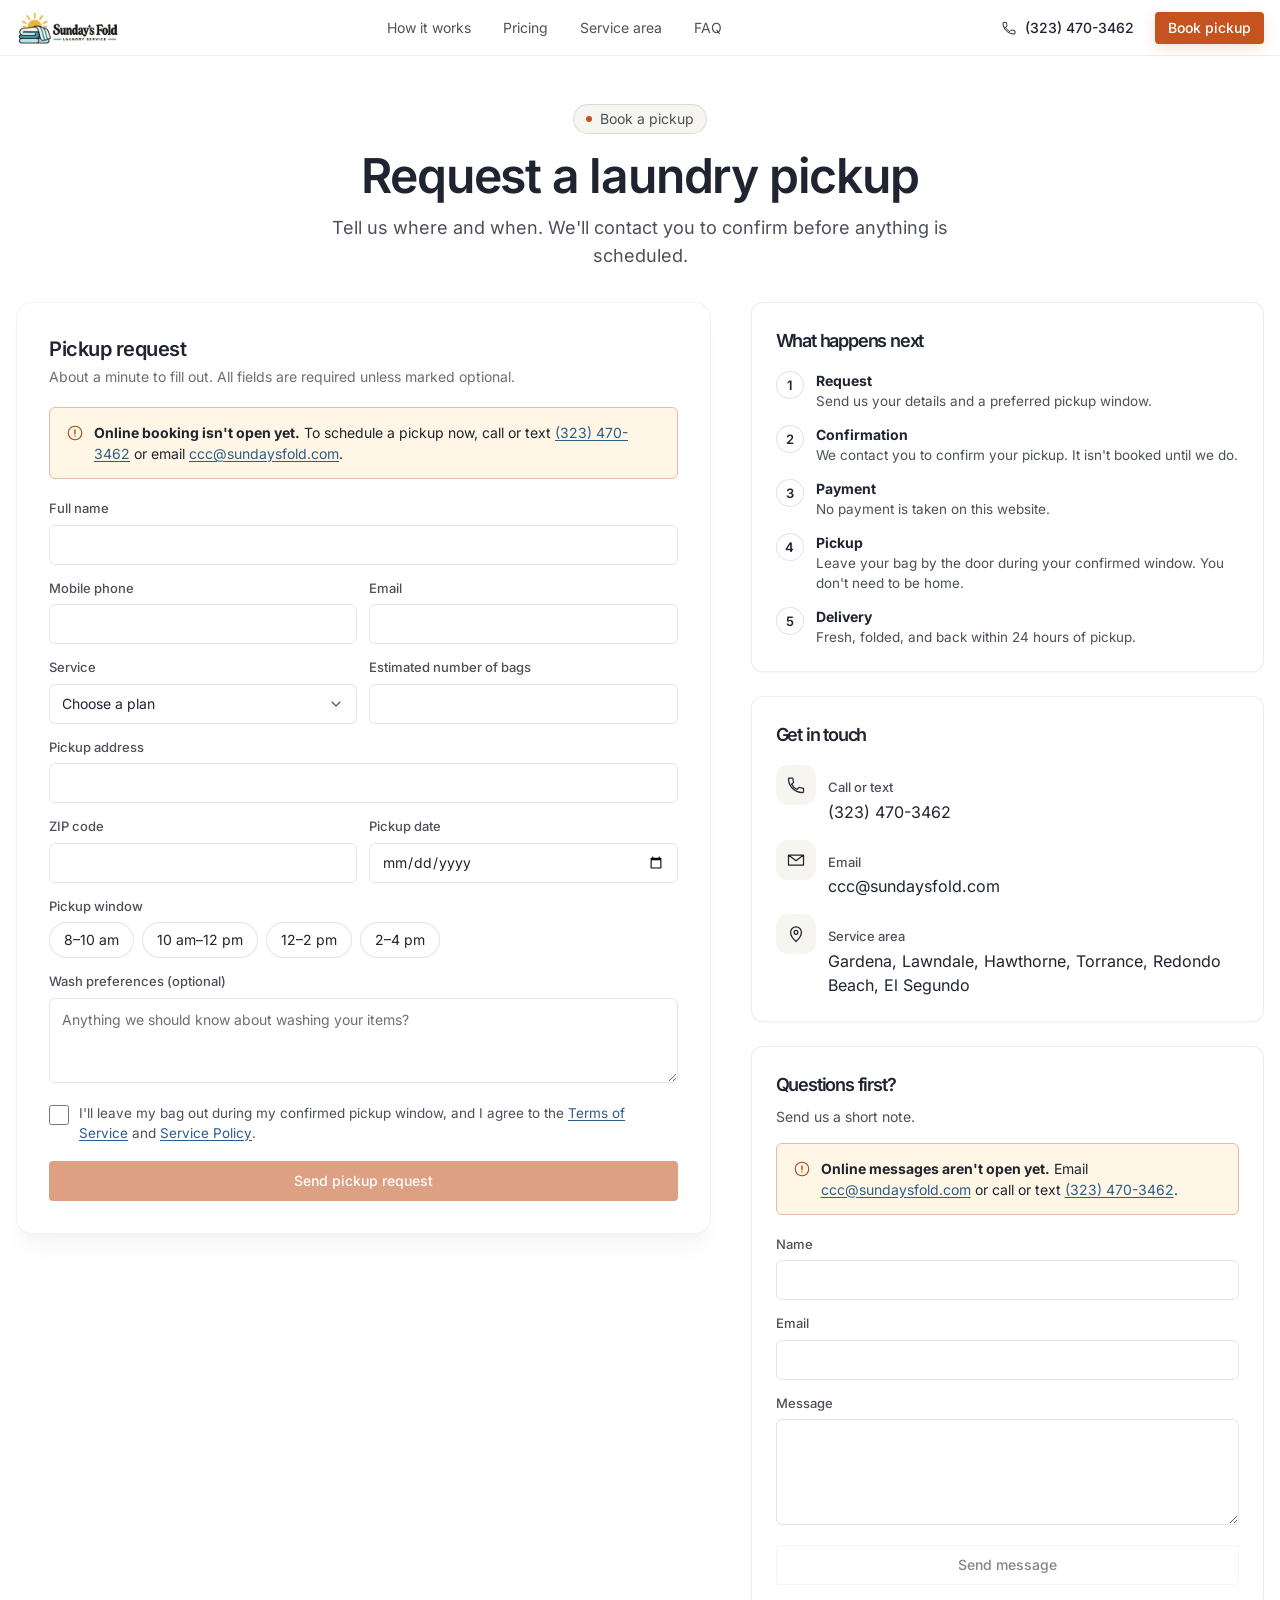
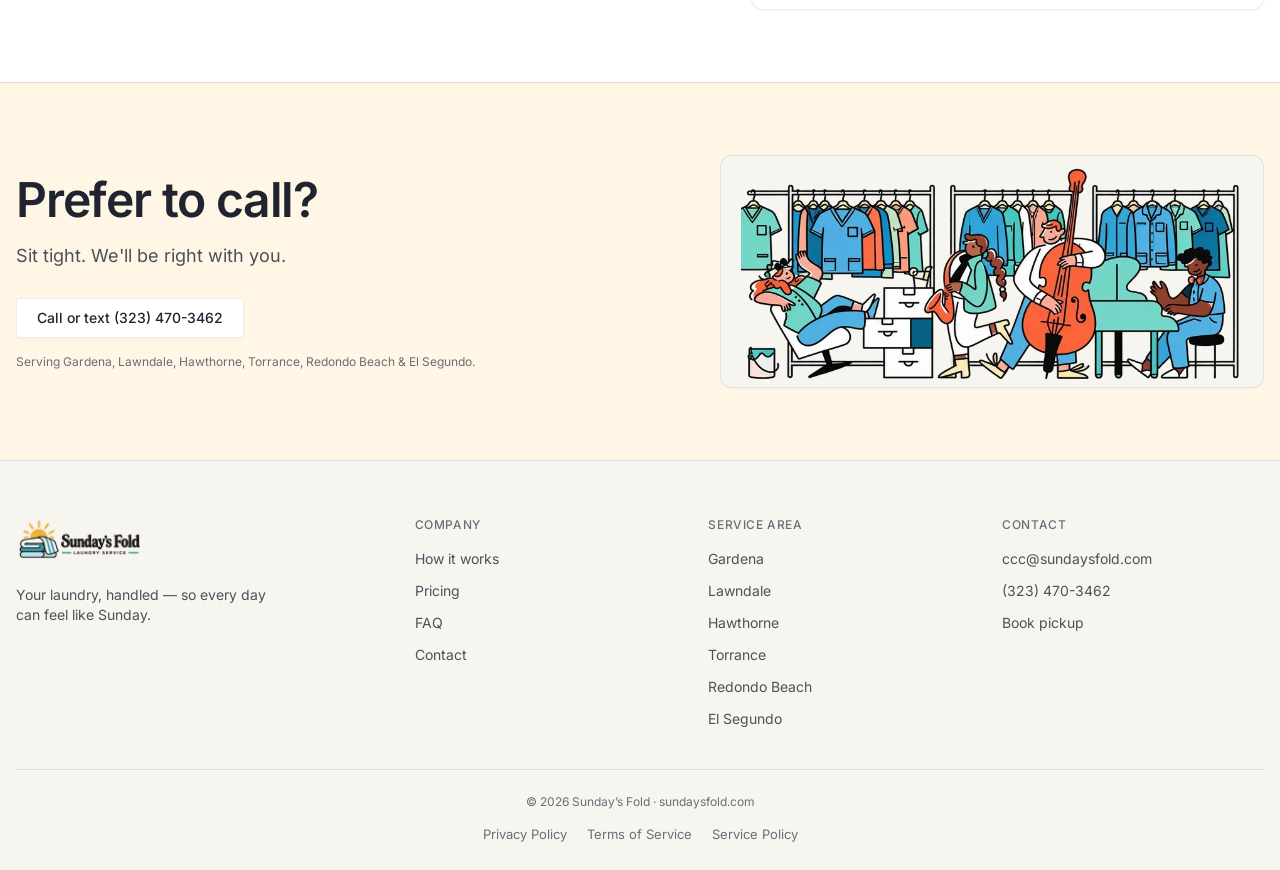
<file: contact.html>
<!doctype html>
<html lang="en">
<head>
<meta charset="utf-8">
<meta name="viewport" content="width=device-width, initial-scale=1">
<title>Book a Pickup | Sunday's Fold — Laundry Pickup &amp; Delivery in the South Bay</title>
<meta name="description" content="Request a laundry pickup or contact Sunday's Fold, serving Gardena, Lawndale, Hawthorne, Torrance, Redondo Beach and El Segundo.">
<link rel="canonical" href="https://jrdiaz426.github.io/juan/contact.html">
<link rel="icon" type="image/png" sizes="32x32" href="assets/favicon-32.png">
<link rel="apple-touch-icon" href="assets/apple-touch-icon.png">
<meta name="theme-color" content="#FFFFFF">
<meta property="og:type" content="website">
<meta property="og:site_name" content="Sunday's Fold">
<meta property="og:title" content="Book a Laundry Pickup — Sunday's Fold">
<meta property="og:description" content="Request a laundry pickup or contact Sunday's Fold, serving Gardena, Lawndale, Hawthorne, Torrance, Redondo Beach and El Segundo.">
<meta property="og:url" content="https://jrdiaz426.github.io/juan/contact.html">
<meta property="og:image" content="https://jrdiaz426.github.io/juan/assets/og-image.jpg">
<meta property="og:image:width" content="1200">
<meta property="og:image:height" content="630">
<meta property="og:image:alt" content="The Sunday's Fold logo above an illustration of neighbors and their dogs out enjoying the day">
<meta name="twitter:card" content="summary_large_image">
<link rel="preload" href="assets/fonts/inter-latin-400-normal.woff2" as="font" type="font/woff2" crossorigin>
<link rel="preload" href="assets/fonts/inter-latin-600-normal.woff2" as="font" type="font/woff2" crossorigin>
<link rel="stylesheet" href="css/tokens.css">
<link rel="stylesheet" href="css/site.css">
</head>
<body>
<a class="skip-link" href="#main">Skip to content</a>

<header class="nav" id="site-nav">
  <div class="nav-inner">
    <a class="logo" href="index.html">
      <img class="logo-img" src="assets/img/logo-horizontal-260.webp" srcset="assets/img/logo-horizontal-260.webp 260w, assets/img/logo-horizontal.webp 619w" sizes="104px" alt="Sunday's Fold home" width="260" height="90">
    </a>
    <nav class="nav-links" aria-label="Primary">
      <a href="index.html#how-it-works">How it works</a>
      <a href="index.html#pricing">Pricing</a>
      <a href="index.html#service-area">Service area</a>
      <a href="index.html#faq">FAQ</a>
    </nav>
    <div class="nav-actions">
      <a class="btn btn-ghost nav-phone" href="tel:+13234703462">
        <svg width="16" height="16" viewBox="0 0 24 24" fill="none" aria-hidden="true"><path d="M6.6 10.8c1.4 2.8 3.8 5.1 6.6 6.6l2.2-2.2c.3-.3.7-.4 1-.2 1.1.4 2.3.6 3.6.6.6 0 1 .4 1 1V20c0 .6-.4 1-1 1C10.4 21 3 13.6 3 4.6c0-.6.4-1 1-1H7.4c.6 0 1 .4 1 1 0 1.3.2 2.5.6 3.6.1.4 0 .8-.2 1l-2.2 2.2z" stroke="currentColor" stroke-width="1.5" stroke-linecap="round" stroke-linejoin="round"/></svg>
        (323) 470-3462
      </a>
      <a class="icon-btn nav-phone-icon" href="tel:+13234703462" aria-label="Call (323) 470-3462">
        <svg width="18" height="18" viewBox="0 0 24 24" fill="none" aria-hidden="true"><path d="M6.6 10.8c1.4 2.8 3.8 5.1 6.6 6.6l2.2-2.2c.3-.3.7-.4 1-.2 1.1.4 2.3.6 3.6.6.6 0 1 .4 1 1V20c0 .6-.4 1-1 1C10.4 21 3 13.6 3 4.6c0-.6.4-1 1-1H7.4c.6 0 1 .4 1 1 0 1.3.2 2.5.6 3.6.1.4 0 .8-.2 1l-2.2 2.2z" stroke="currentColor" stroke-width="1.5" stroke-linecap="round" stroke-linejoin="round"/></svg>
      </a>
      <a class="btn btn-primary btn-sm" href="#book">Book pickup</a>
      <button class="icon-btn icon-btn--menu nav-toggle" id="nav-toggle" aria-label="Open menu" aria-expanded="false" aria-controls="mobile-menu" hidden>
        <svg width="20" height="20" viewBox="0 0 24 24" fill="none" aria-hidden="true"><path d="M4 7h16M4 12h16M4 17h16" stroke="currentColor" stroke-width="1.6" stroke-linecap="round"/></svg>
      </button>
    </div>
  </div>
</header>
<div class="mobile-menu" id="mobile-menu" role="dialog" aria-modal="true" aria-labelledby="mobile-menu-title" aria-hidden="true" tabindex="-1">
  <div class="mobile-menu-header">
    <span class="mobile-menu-title" id="mobile-menu-title">Menu</span>
    <button class="icon-btn" id="mobile-menu-close" aria-label="Close menu">
      <svg width="18" height="18" viewBox="0 0 24 24" fill="none" aria-hidden="true"><path d="M6 6l12 12M18 6L6 18" stroke="currentColor" stroke-width="1.6" stroke-linecap="round"/></svg>
    </button>
  </div>
  <nav aria-label="Mobile">
    <a href="index.html#how-it-works">How it works</a>
    <a href="index.html#pricing">Pricing</a>
    <a href="index.html#service-area">Service area</a>
    <a href="index.html#faq">FAQ</a>
    <a href="#book">Book pickup</a>
    <a href="tel:+13234703462">Call or text (323) 470-3462</a>
  </nav>
</div>
<div class="mobile-menu-backdrop" id="mobile-menu-backdrop"></div>

<main id="main">

  <section class="page-hero-section" aria-labelledby="page-title">
    <div class="container page-hero">
      <span class="pill"><span class="dot" aria-hidden="true"></span>Book a pickup</span>
      <h1 class="heading-2" id="page-title">Request a laundry pickup</h1>
      <p class="lead">Tell us where and when. We'll contact you to confirm before anything is scheduled.</p>
    </div>
  </section>

  <section class="section" style="padding-top:0" id="book" aria-label="Pickup request and contact">
    <div class="container contact-grid">

      <!-- Booking (first in reading order and on mobile) -->
      <div class="card card--panel booking-card">
        <h2 class="title-lg booking-title">Pickup request</h2>
        <p class="body-sm booking-sub">About a minute to fill out. All fields are required unless marked optional.</p>

        <div class="form-unavailable" id="booking-unavailable" role="note">
          <svg width="18" height="18" viewBox="0 0 24 24" fill="none" aria-hidden="true"><circle cx="12" cy="12" r="9" stroke="currentColor" stroke-width="1.5"/><path d="M12 8v5M12 16h.01" stroke="currentColor" stroke-width="1.8" stroke-linecap="round"/></svg>
          <p style="margin:0"><strong>Online booking isn't open yet.</strong> To schedule a pickup now, call or text <a href="tel:+13234703462">(323) 470-3462</a> or email <a href="mailto:ccc@sundaysfold.com">ccc@sundaysfold.com</a>.</p>
        </div>

        <div class="plan-carryover" id="plan-carryover" hidden>
          <div>
            <p class="plan-carryover-label">Selected plan</p>
            <p class="plan-carryover-name" id="plan-carryover-name"></p>
          </div>
          <button type="button" class="btn btn-secondary btn-sm" id="plan-carryover-change">Change plan</button>
        </div>

        <div class="error-summary" id="booking-errors" tabindex="-1" aria-labelledby="booking-errors-title" hidden>
          <p class="error-summary-title" id="booking-errors-title">Please fix the following:</p>
          <ul></ul>
        </div>
        <form id="booking-form" method="post" action="" novalidate>
          <div class="hp-field" aria-hidden="true">
            <label for="booking-gotcha">Leave this field empty</label>
            <input type="text" id="booking-gotcha" name="_gotcha" tabindex="-1" autocomplete="off">
          </div>

          <div class="field-group">
            <label class="field-label" for="booking-name">Full name</label>
            <input class="input" id="booking-name" name="name" type="text" autocomplete="name" required aria-describedby="booking-name-error">
            <p class="field-error" id="booking-name-error">Enter your full name.</p>
          </div>
          <div class="field-row">
            <div class="field-group">
              <label class="field-label" for="booking-phone">Mobile phone</label>
              <input class="input" id="booking-phone" name="phone" type="tel" inputmode="tel" autocomplete="tel" required aria-describedby="booking-phone-error">
              <p class="field-error" id="booking-phone-error">Enter a 10-digit mobile number.</p>
            </div>
            <div class="field-group">
              <label class="field-label" for="booking-email">Email</label>
              <input class="input" id="booking-email" name="email" type="email" autocomplete="email" required aria-describedby="booking-email-error">
              <p class="field-error" id="booking-email-error">Enter a valid email address.</p>
            </div>
          </div>
          <div class="field-row">
            <div class="field-group">
              <label class="field-label" for="booking-service">Service</label>
              <select class="input" id="booking-service" name="service" required aria-describedby="booking-service-error">
                <option value="">Choose a plan</option>
                <option value="wash-fold" data-name="Wash &amp; Fold" data-price="$2.25 / lb">Wash &amp; Fold — $2.25/lb</option>
                <option value="family-bag" data-name="Family Bag" data-price="$39 / bag">Family Bag — $39/bag</option>
              </select>
              <p class="field-error" id="booking-service-error">Choose a service.</p>
            </div>
            <div class="field-group">
              <label class="field-label" for="booking-bags">Estimated number of bags</label>
              <input class="input" id="booking-bags" name="bags" type="number" min="1" max="20" step="1" inputmode="numeric" required aria-describedby="booking-bags-error">
              <p class="field-error" id="booking-bags-error">Estimate how many bags (1 to 20).</p>
            </div>
          </div>
          <div class="field-group">
            <label class="field-label" for="booking-address">Pickup address</label>
            <input class="input" id="booking-address" name="address" type="text" autocomplete="street-address" required aria-describedby="booking-address-error">
            <p class="field-error" id="booking-address-error">Enter your pickup address.</p>
          </div>
          <div class="field-row">
            <div class="field-group">
              <label class="field-label" for="booking-zip">ZIP code</label>
              <input class="input" id="booking-zip" name="zip" type="text" inputmode="numeric" autocomplete="postal-code" pattern="[0-9]*" maxlength="5" required aria-describedby="booking-zip-error">
              <p class="field-error" id="booking-zip-error">Enter a 5-digit ZIP code.</p>
            </div>
            <div class="field-group">
              <label class="field-label" for="booking-date">Pickup date</label>
              <input class="input" id="booking-date" name="date" type="date" required aria-describedby="booking-date-error">
              <p class="field-error" id="booking-date-error">Choose a pickup date that isn't in the past.</p>
            </div>
          </div>
          <fieldset class="field-group" aria-describedby="booking-window-error">
            <legend class="field-label">Pickup window</legend>
            <div class="time-slot-group">
              <label class="chip-option"><input type="radio" id="booking-window-1" name="window" value="8–10 am" required><span class="chip">8–10 am</span></label>
              <label class="chip-option"><input type="radio" name="window" value="10 am–12 pm"><span class="chip">10 am–12 pm</span></label>
              <label class="chip-option"><input type="radio" name="window" value="12–2 pm"><span class="chip">12–2 pm</span></label>
              <label class="chip-option"><input type="radio" name="window" value="2–4 pm"><span class="chip">2–4 pm</span></label>
            </div>
            <p class="field-error" id="booking-window-error">Choose a pickup window.</p>
          </fieldset>
          <div class="field-group">
            <label class="field-label" for="booking-preferences">Wash preferences (optional)</label>
            <textarea class="input" id="booking-preferences" name="preferences" rows="3" placeholder="Anything we should know about washing your items?"></textarea>
          </div>
          <div class="field-group">
            <div class="consent-row">
              <input type="checkbox" id="booking-consent" name="consent" value="yes" required aria-describedby="booking-consent-error">
              <label for="booking-consent">I'll leave my bag out during my confirmed pickup window, and I agree to the <a href="terms.html" target="_blank" rel="noopener">Terms of Service<span class="visually-hidden"> (opens in a new tab)</span></a> and <a href="service-policy.html" target="_blank" rel="noopener">Service Policy<span class="visually-hidden"> (opens in a new tab)</span></a>.</label>
            </div>
            <p class="field-error" id="booking-consent-error">Confirm you agree before sending your request.</p>
          </div>

          <button class="btn btn-primary btn-block" type="submit" disabled aria-describedby="booking-unavailable">Send pickup request</button>
          <p class="form-alert" aria-live="polite"></p>
        </form>

        <div class="submit-success" id="booking-success" tabindex="-1" aria-labelledby="booking-success-title" hidden>
          <h2 class="title-lg submit-success-title" id="booking-success-title">
            <svg class="confirm-check" width="22" height="22" viewBox="0 0 24 24" fill="none" aria-hidden="true"><circle cx="12" cy="12" r="10" stroke="currentColor" stroke-width="1.5"/><path class="confirm-check-mark" d="M7.5 12.5l3 3 6-6" stroke="currentColor" stroke-width="2" stroke-linecap="round" stroke-linejoin="round"/></svg>
            Request received — pending confirmation
          </h2>
          <p class="body-md" style="color:var(--text-secondary)">Your pickup request was sent to Sunday's Fold. It isn't booked yet: we'll contact you to confirm your pickup window. Sending a request doesn't guarantee availability.</p>
          <p class="body-sm" id="booking-success-ref" hidden>Reference: <strong id="booking-success-ref-value"></strong></p>
          <dl class="booking-summary-list" id="booking-success-list" aria-label="What you sent"></dl>
          <p class="body-sm">Questions? Call or text <a href="tel:+13234703462">(323) 470-3462</a>.</p>
        </div>
      </div>

      <!-- Side column -->
      <div class="contact-side">
        <div class="card">
          <h2 class="card-title">What happens next</h2>
          <ol class="request-steps">
            <li><div><strong>Request</strong><span>Send us your details and a preferred pickup window.</span></div></li>
            <li><div><strong>Confirmation</strong><span>We contact you to confirm your pickup. It isn't booked until we do.</span></div></li>
            <li><div><strong>Payment</strong><span>No payment is taken on this website.</span></div></li>
            <li><div><strong>Pickup</strong><span>Leave your bag by the door during your confirmed window. You don't need to be home.</span></div></li>
            <li><div><strong>Delivery</strong><span>Fresh, folded, and back within 24 hours of pickup.</span></div></li>
          </ol>
        </div>

        <div class="card">
          <h2 class="card-title">Get in touch</h2>
          <div class="contact-info-list">
            <div class="contact-info-item">
              <div class="icon-tile" aria-hidden="true">
                <svg width="20" height="20" viewBox="0 0 24 24" fill="none"><path d="M6.6 10.8c1.4 2.8 3.8 5.1 6.6 6.6l2.2-2.2c.3-.3.7-.4 1-.2 1.1.4 2.3.6 3.6.6.6 0 1 .4 1 1V20c0 .6-.4 1-1 1C10.4 21 3 13.6 3 4.6c0-.6.4-1 1-1H7.4c.6 0 1 .4 1 1 0 1.3.2 2.5.6 3.6.1.4 0 .8-.2 1l-2.2 2.2z" stroke="currentColor" stroke-width="1.5" stroke-linecap="round" stroke-linejoin="round"/></svg>
              </div>
              <div>
                <p class="field-label" style="margin-bottom:2px">Call or text</p>
                <a class="body-md" href="tel:+13234703462">(323) 470-3462</a>
              </div>
            </div>
            <div class="contact-info-item">
              <div class="icon-tile" aria-hidden="true">
                <svg width="20" height="20" viewBox="0 0 24 24" fill="none"><path d="M3 6h18v12H3zM3 6l9 7 9-7" stroke="currentColor" stroke-width="1.5" stroke-linejoin="round"/></svg>
              </div>
              <div>
                <p class="field-label" style="margin-bottom:2px">Email</p>
                <a class="body-md" href="mailto:ccc@sundaysfold.com">ccc@sundaysfold.com</a>
              </div>
            </div>
            <div class="contact-info-item">
              <div class="icon-tile" aria-hidden="true">
                <svg width="20" height="20" viewBox="0 0 24 24" fill="none"><path d="M12 21s-6.5-5.6-6.5-11A6.5 6.5 0 0 1 18.5 10c0 5.4-6.5 11-6.5 11z" stroke="currentColor" stroke-width="1.5" stroke-linejoin="round"/><circle cx="12" cy="10" r="2.3" stroke="currentColor" stroke-width="1.5"/></svg>
              </div>
              <div>
                <p class="field-label" style="margin-bottom:2px">Service area</p>
                <p class="body-md" style="color:var(--text-strong)">Gardena, Lawndale, Hawthorne, Torrance, Redondo Beach, El Segundo</p>
              </div>
            </div>
          </div>
        </div>

        <div class="card">
          <h2 class="card-title">Questions first?</h2>
          <p class="body-sm" style="margin:8px 0 16px;color:var(--text-secondary)">Send us a short note.</p>

          <div class="form-unavailable" id="contact-unavailable" role="note">
            <svg width="18" height="18" viewBox="0 0 24 24" fill="none" aria-hidden="true"><circle cx="12" cy="12" r="9" stroke="currentColor" stroke-width="1.5"/><path d="M12 8v5M12 16h.01" stroke="currentColor" stroke-width="1.8" stroke-linecap="round"/></svg>
            <p style="margin:0"><strong>Online messages aren't open yet.</strong> Email <a href="mailto:ccc@sundaysfold.com">ccc@sundaysfold.com</a> or call or text <a href="tel:+13234703462">(323) 470-3462</a>.</p>
          </div>

          <div class="error-summary" id="contact-errors" tabindex="-1" aria-labelledby="contact-errors-title" hidden>
            <p class="error-summary-title" id="contact-errors-title">Please fix the following:</p>
            <ul></ul>
          </div>
          <form id="contact-form" method="post" action="" novalidate>
            <div class="hp-field" aria-hidden="true">
              <label for="contact-gotcha">Leave this field empty</label>
              <input type="text" id="contact-gotcha" name="_gotcha" tabindex="-1" autocomplete="off">
            </div>
            <div class="field-group">
              <label class="field-label" for="contact-name">Name</label>
              <input class="input" id="contact-name" name="name" type="text" autocomplete="name" required aria-describedby="contact-name-error">
              <p class="field-error" id="contact-name-error">Enter your name.</p>
            </div>
            <div class="field-group">
              <label class="field-label" for="contact-email">Email</label>
              <input class="input" id="contact-email" name="email" type="email" autocomplete="email" required aria-describedby="contact-email-error">
              <p class="field-error" id="contact-email-error">Enter a valid email address.</p>
            </div>
            <div class="field-group">
              <label class="field-label" for="contact-message">Message</label>
              <textarea class="input" id="contact-message" name="message" rows="4" required aria-describedby="contact-message-error"></textarea>
              <p class="field-error" id="contact-message-error">Enter a message.</p>
            </div>
            <button class="btn btn-secondary btn-block" type="submit" disabled aria-describedby="contact-unavailable">Send message</button>
            <p class="form-alert" aria-live="polite"></p>
          </form>

          <div class="submit-success" id="contact-success" tabindex="-1" aria-labelledby="contact-success-title" hidden>
            <h3 class="card-title submit-success-title" id="contact-success-title">
              <svg class="confirm-check" width="20" height="20" viewBox="0 0 24 24" fill="none" aria-hidden="true"><circle cx="12" cy="12" r="10" stroke="currentColor" stroke-width="1.5"/><path class="confirm-check-mark" d="M7.5 12.5l3 3 6-6" stroke="currentColor" stroke-width="2" stroke-linecap="round" stroke-linejoin="round"/></svg>
              Message sent
            </h3>
            <p class="body-sm" style="color:var(--text-secondary)">Your message was sent to Sunday's Fold.</p>
          </div>
        </div>
      </div>

    </div>
  </section>

  <section class="section section--cream section--ruled cta-band" aria-labelledby="call-title">
    <div class="container cta-band-grid">
      <div class="cta-band-copy">
        <h2 class="heading-2" id="call-title">Prefer to call?</h2>
        <p class="lead">Sit tight. We'll be right with you.</p>
        <div class="cta-actions">
          <a class="btn btn-secondary" href="tel:+13234703462">Call or text (323) 470-3462</a>
        </div>
        <p class="caption">Serving Gardena, Lawndale, Hawthorne, Torrance, Redondo Beach &amp; El Segundo.</p>
      </div>
      <div class="img-frame newbiz-visual" style="aspect-ratio:1673/718">
        <img src="assets/img/workwear-banner-800.webp" srcset="assets/img/workwear-banner-800.webp 800w, assets/img/workwear-banner.webp 1673w" sizes="(max-width: 900px) calc(100vw - 32px), 480px" alt="" width="800" height="343" loading="lazy" decoding="async">
      </div>
    </div>
  </section>

</main>

<footer class="footer">
  <div class="container footer-grid">
    <div class="footer-brand">
      <a class="logo" href="index.html">
        <img class="footer-logo-img" src="assets/img/logo-horizontal-260.webp" srcset="assets/img/logo-horizontal-260.webp 260w, assets/img/logo-horizontal.webp 619w" sizes="127px" alt="Sunday's Fold home" width="260" height="90" loading="lazy">
      </a>
      <p class="body-sm footer-tagline">Your laundry, handled — so every day can feel like Sunday.</p>
    </div>
    <nav class="footer-col" aria-labelledby="footer-company">
      <p class="eyebrow" id="footer-company">Company</p>
      <ul>
        <li><a href="index.html#how-it-works">How it works</a></li>
        <li><a href="index.html#pricing">Pricing</a></li>
        <li><a href="index.html#faq">FAQ</a></li>
        <li><a href="contact.html">Contact</a></li>
      </ul>
    </nav>
    <div class="footer-col">
      <p class="eyebrow">Service area</p>
      <ul>
        <li>Gardena</li>
        <li>Lawndale</li>
        <li>Hawthorne</li>
        <li>Torrance</li>
        <li>Redondo Beach</li>
        <li>El Segundo</li>
      </ul>
    </div>
    <div class="footer-col">
      <p class="eyebrow">Contact</p>
      <address>
        <ul>
          <li><a href="mailto:ccc@sundaysfold.com">ccc@sundaysfold.com</a></li>
          <li><a href="tel:+13234703462">(323) 470-3462</a></li>
          <li><a href="#book">Book pickup</a></li>
        </ul>
      </address>
    </div>
  </div>
  <hr class="footer-rule">
  <div class="footer-bottom">
    <p class="caption">&copy; <span data-current-year>2026</span> Sunday&rsquo;s Fold &middot; sundaysfold.com</p>
    <nav class="footer-legal" aria-label="Legal">
      <a href="privacy.html">Privacy Policy</a>
      <a href="terms.html">Terms of Service</a>
      <a href="service-policy.html">Service Policy</a>
    </nav>
  </div>
</footer>

<script src="js/app.js" defer></script>
</body>
</html>
</file>
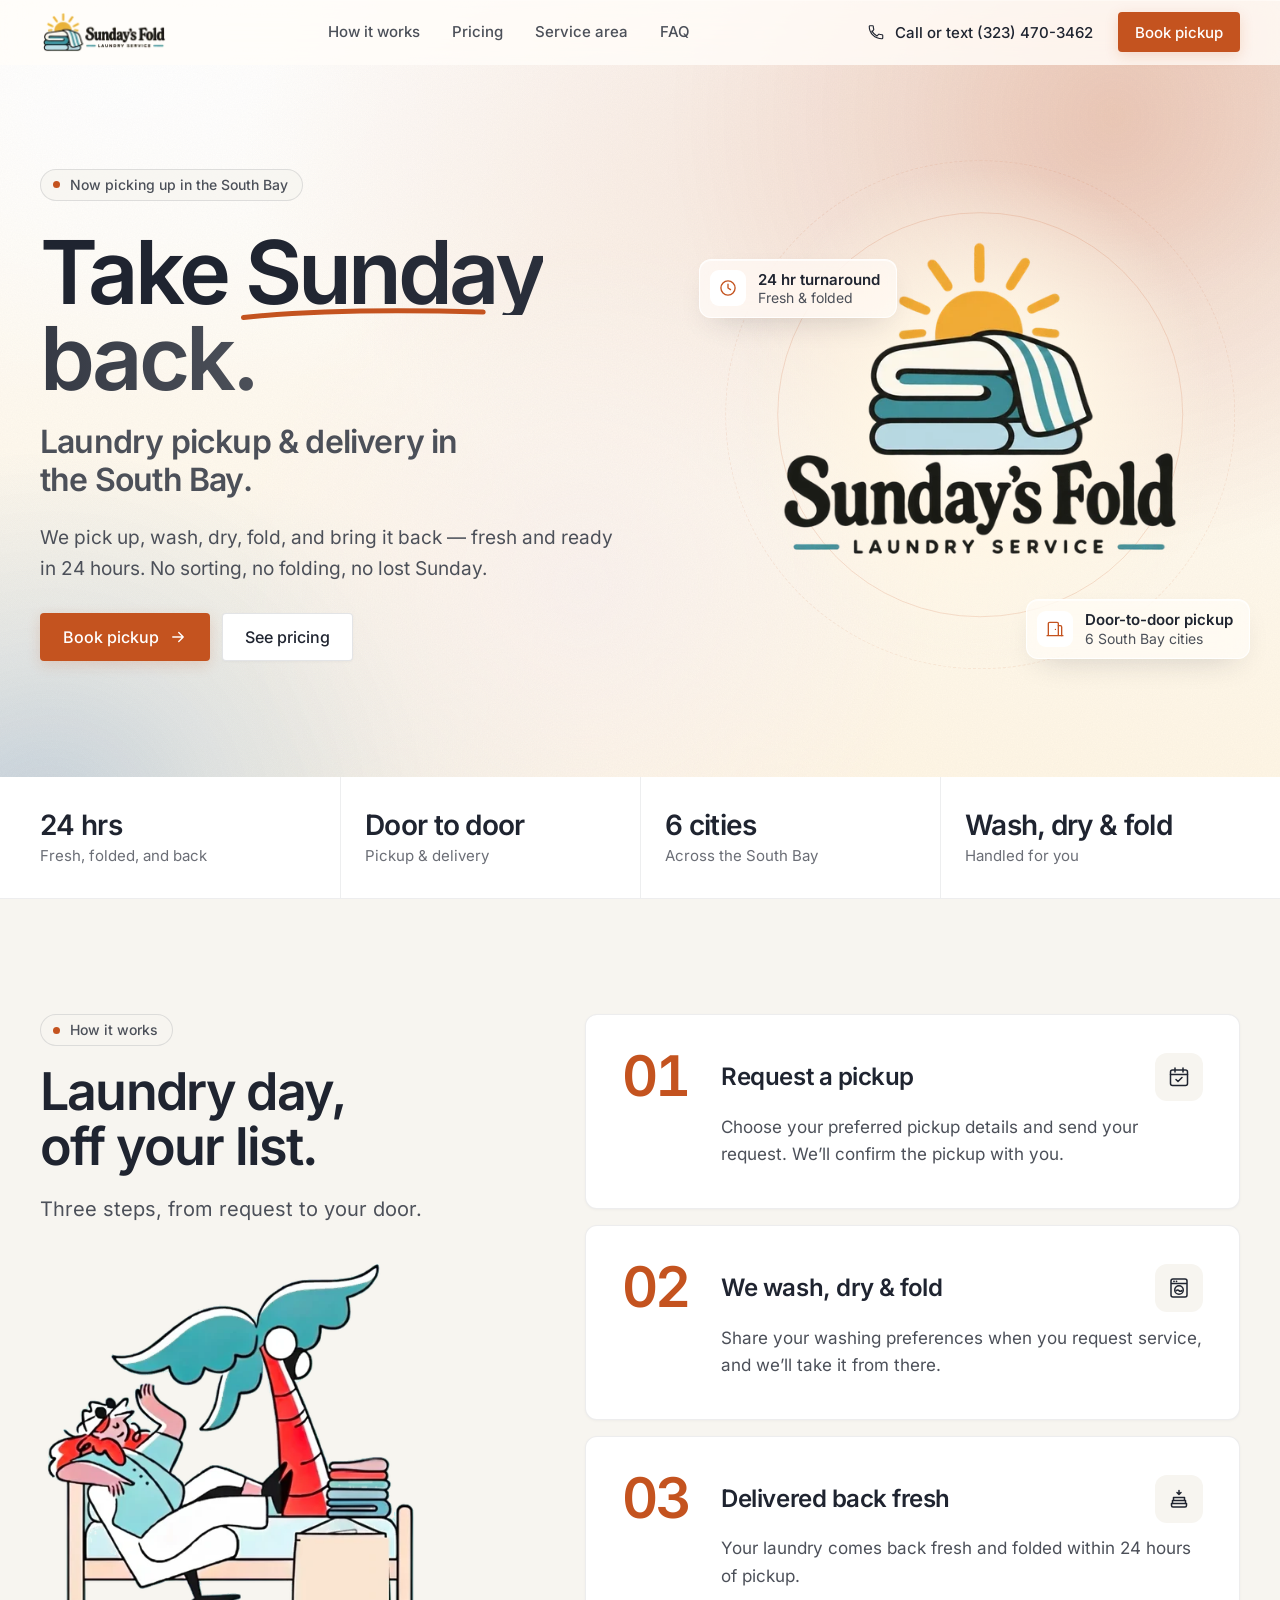
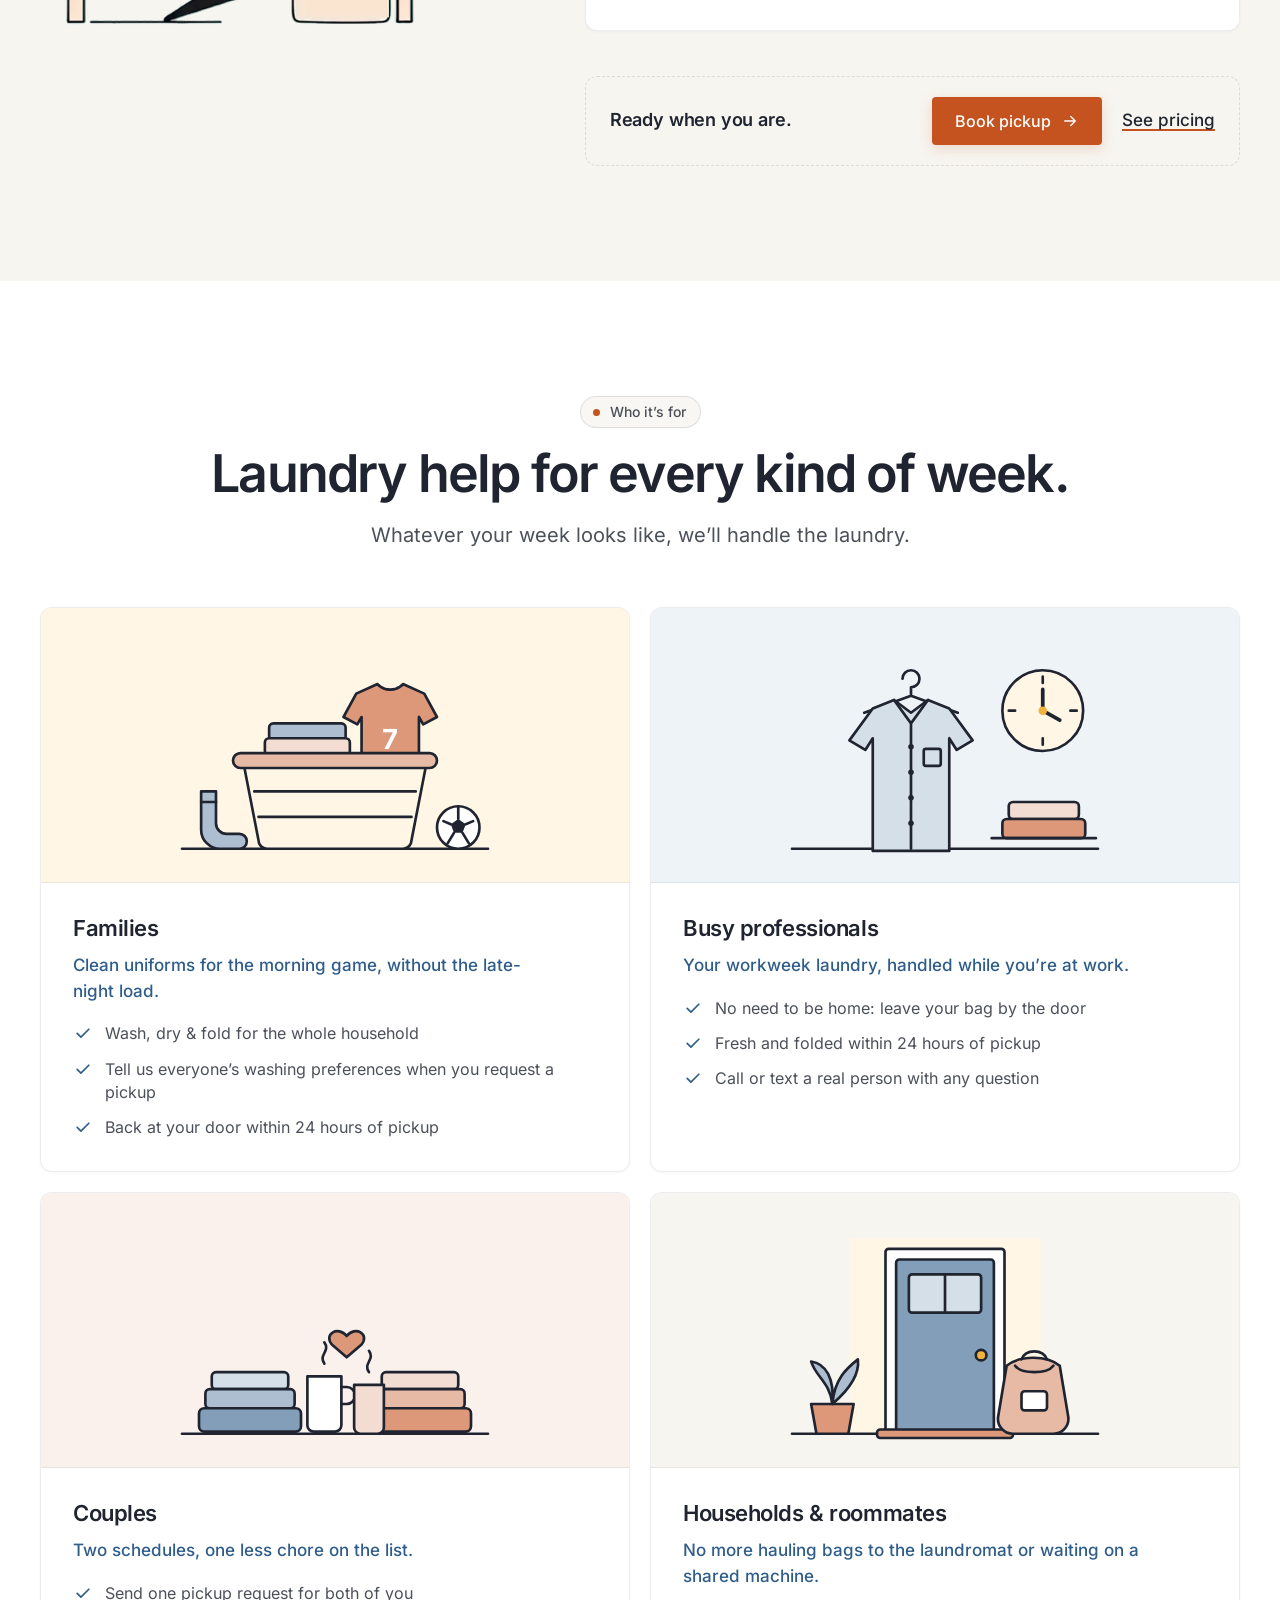
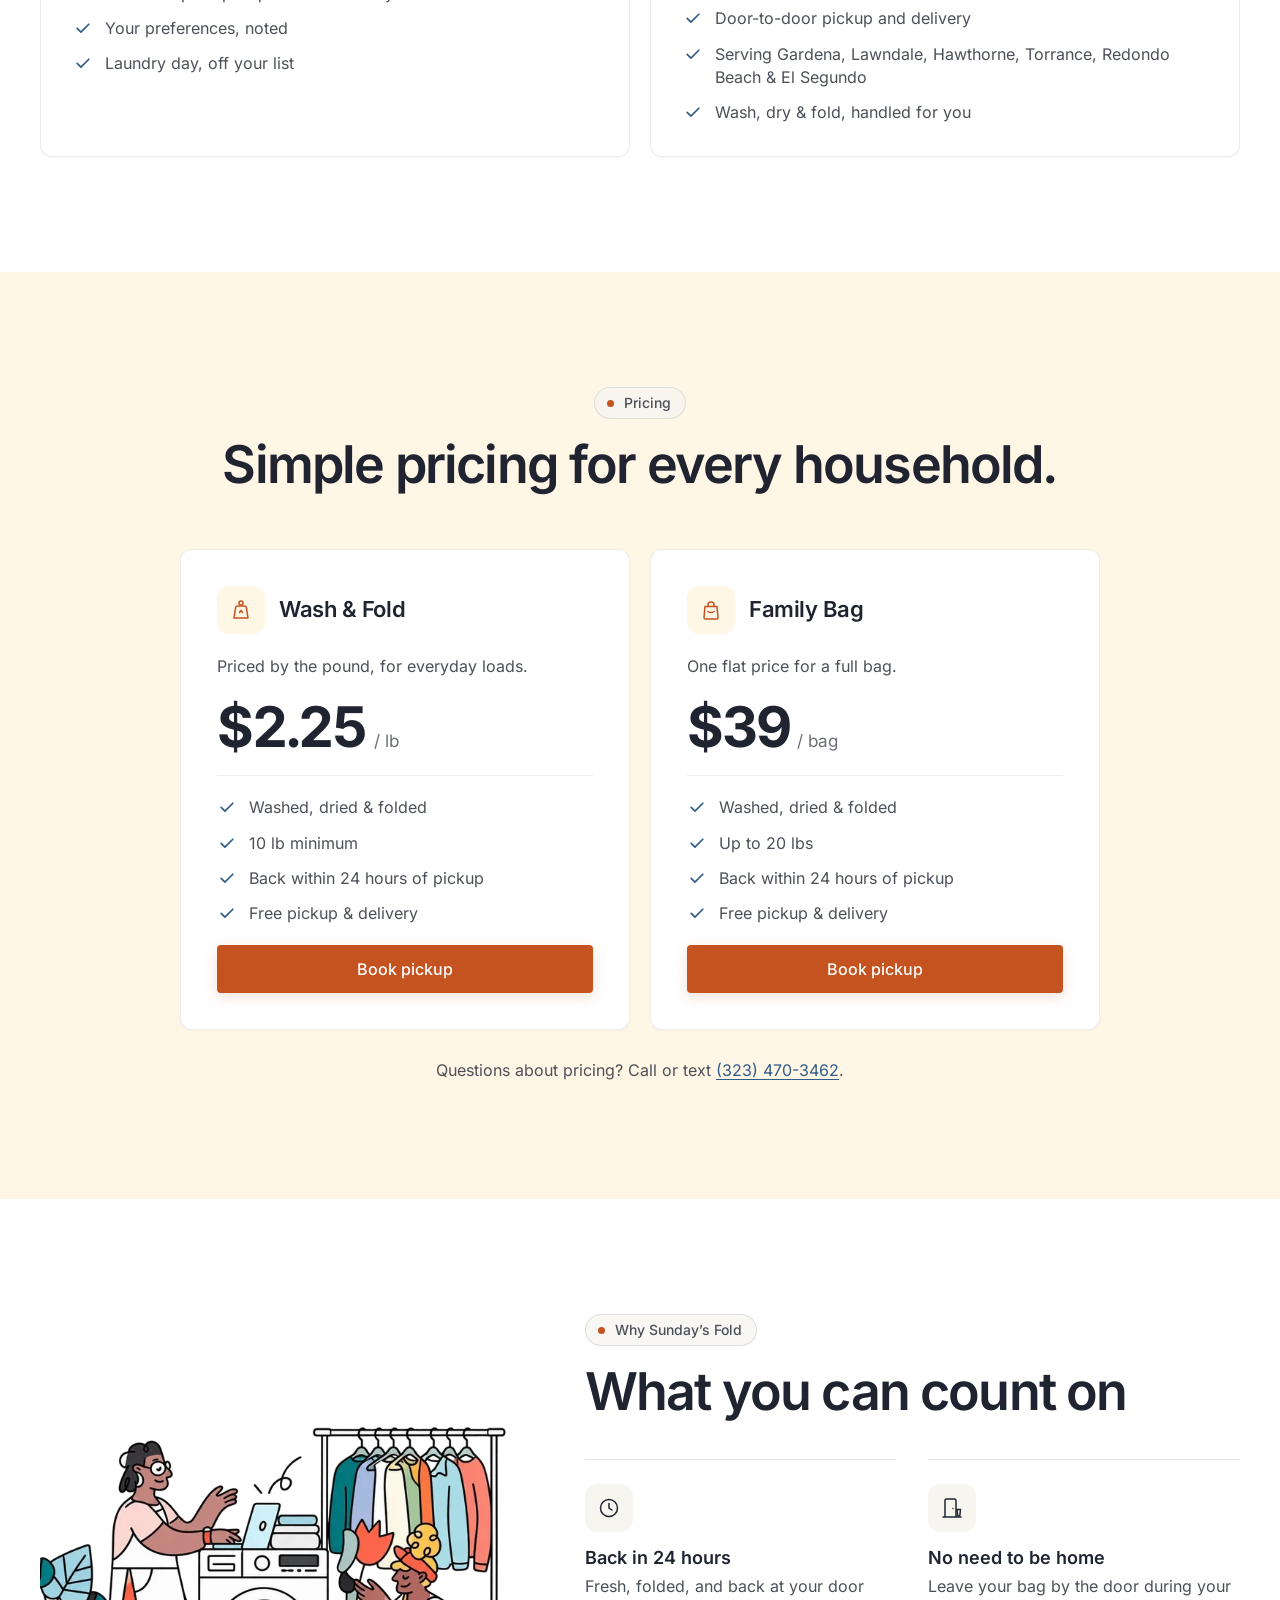
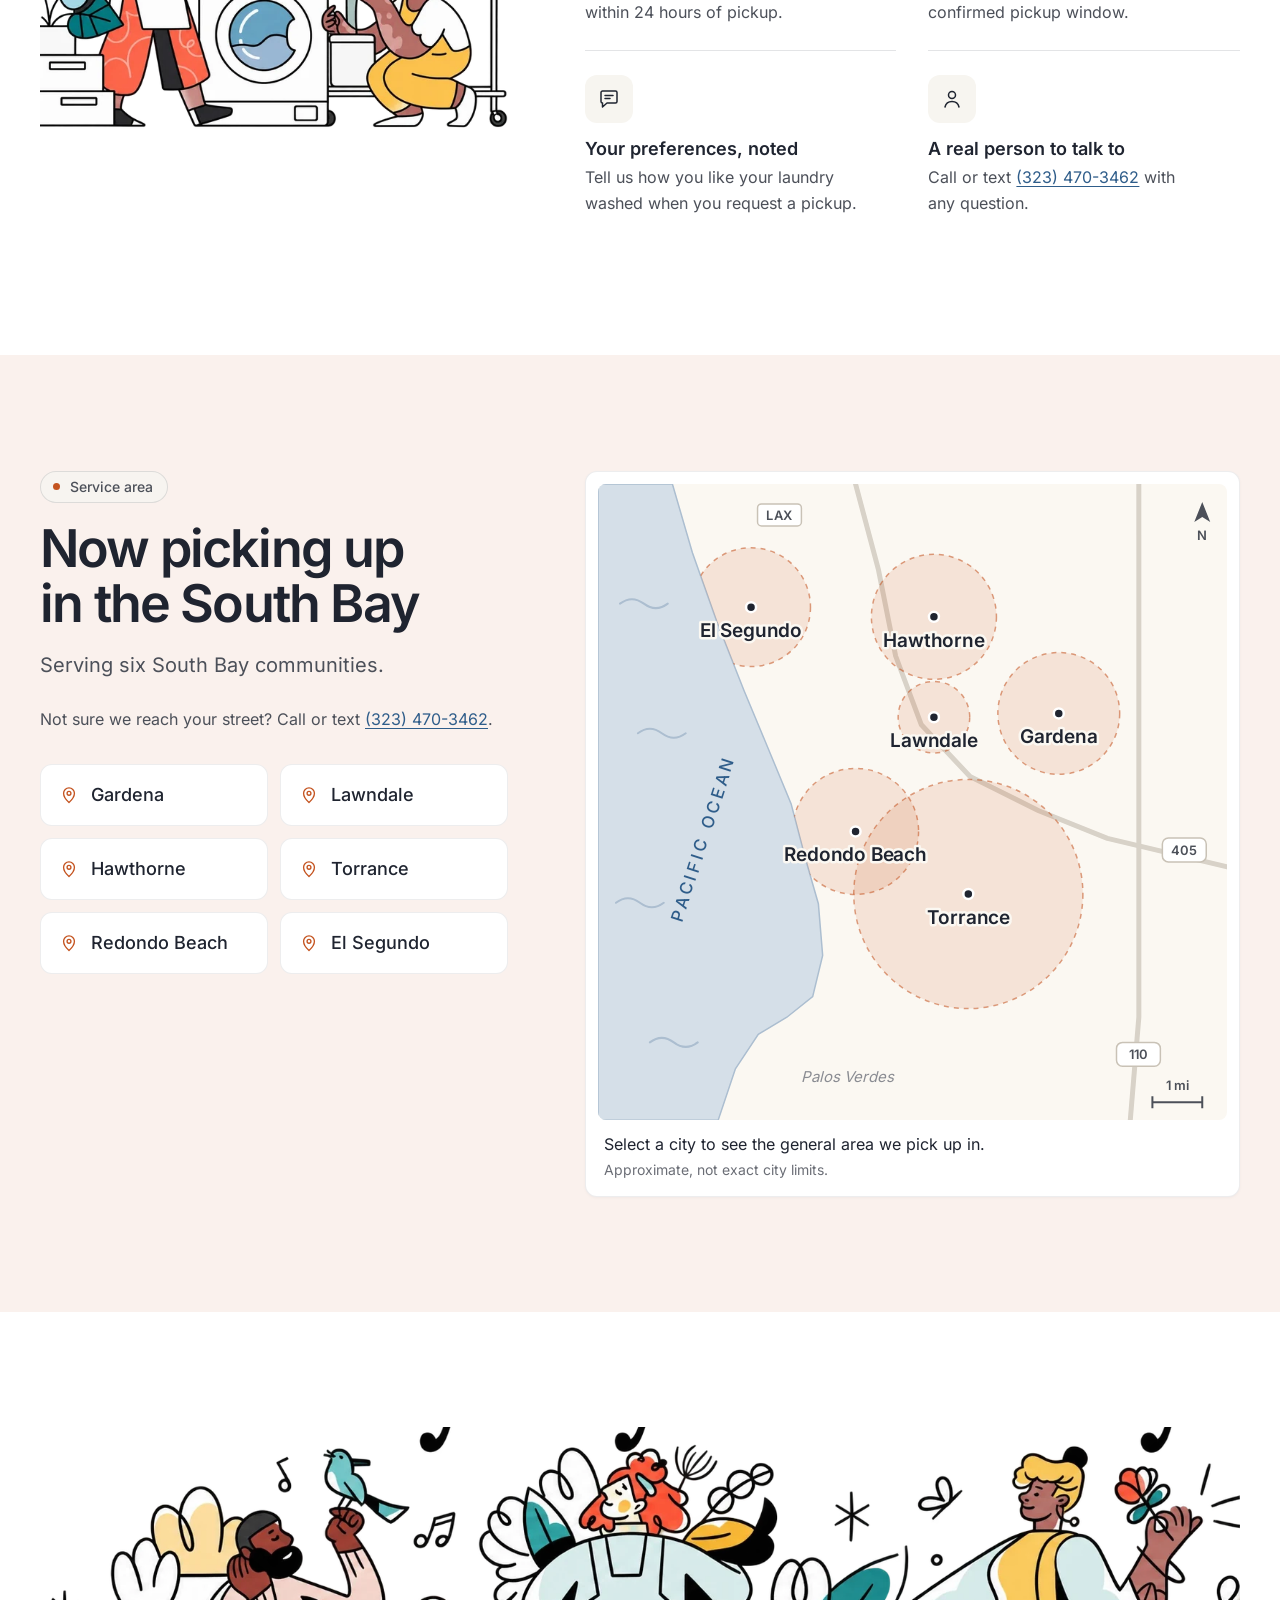
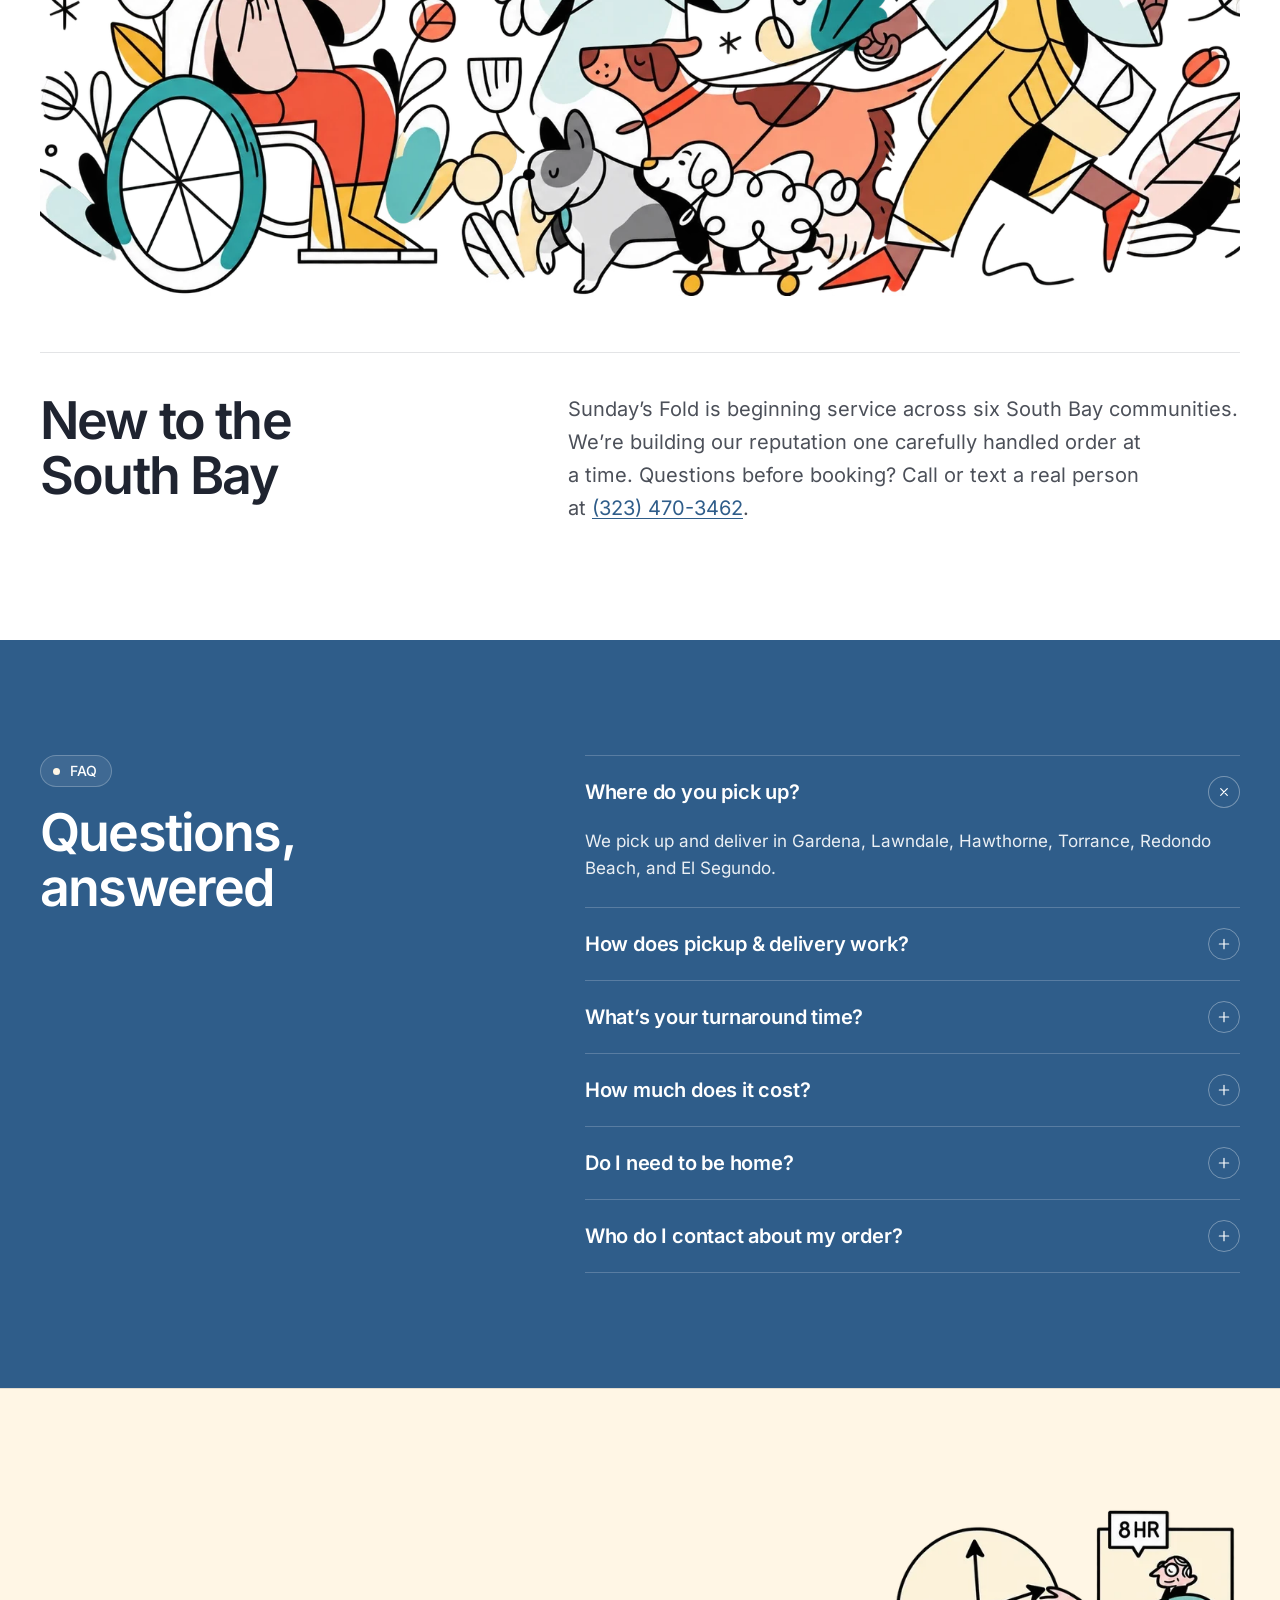
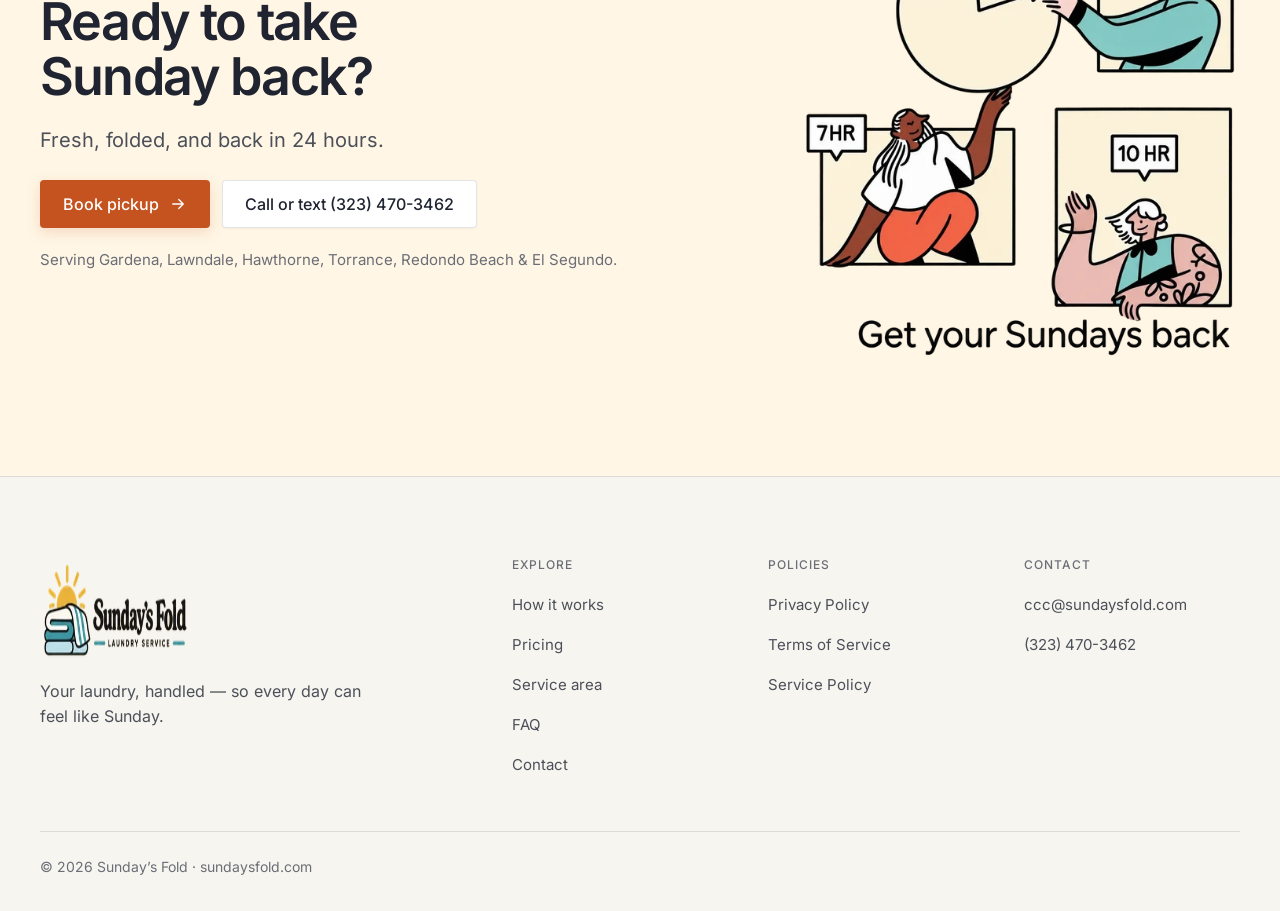
<file: one-page.html>
<!doctype html>
<html lang="en" class="no-js">
<head>
<meta charset="utf-8">
<meta name="viewport" content="width=device-width, initial-scale=1, viewport-fit=cover">
<title>Home | Sunday's Fold — Laundry Pickup &amp; Delivery in the South Bay</title>
<meta name="description" content="Laundry pickup &amp; delivery with wash, dry &amp; fold in Gardena, Lawndale, Hawthorne, Torrance, Redondo Beach and El Segundo. Fresh, folded, and back in 24 hours.">
<link rel="canonical" href="https://sundaysfold.com/">
<meta property="og:type" content="website">
<meta property="og:site_name" content="Sunday's Fold">
<meta property="og:title" content="Sunday's Fold — Laundry Pickup &amp; Delivery in the South Bay">
<meta property="og:url" content="https://sundaysfold.com/">
<meta property="og:image" content="https://sundaysfold.com/assets/og-image.jpg">
<meta name="twitter:card" content="summary_large_image">
<meta name="theme-color" content="#FFF6E5">
<link rel="icon" type="image/png" sizes="32x32" href="assets/favicon-32.png">
<link rel="apple-touch-icon" href="assets/apple-touch-icon.png">
<link rel="preload" href="assets/fonts/inter-latin-400-normal.woff2" as="font" type="font/woff2" crossorigin>
<link rel="preload" href="assets/fonts/inter-latin-600-normal.woff2" as="font" type="font/woff2" crossorigin>
<script>document.documentElement.classList.remove("no-js"); document.documentElement.classList.add("js");</script>
<!--
  Sunday's Fold — one-page homepage concept.

  Self-contained: all CSS and JS live in this file. The only other requests
  are the brand's own files in this repository (assets/img, assets/fonts),
  loaded by relative path. No third-party resources, no frameworks.

  Typography: Inter only, per DESIGN.md §3 ("One typeface: Inter ... No
  serif"). It is served from the repo's self-hosted woff2 files, so no
  Google Fonts request is needed.

  ┌─────────────────────────────────────────────────────────────────────┐
  │ CONTENT AWAITING OWNER CONFIRMATION (see LAUNCH-CHECKLIST.md A1–A4) │
  │                                                                     │
  │ Every unconfirmed value is marked with the attribute                │
  │   data-owner-confirm="…"                                            │
  │ Search this file for "data-owner-confirm" to find them all:         │
  │   • Wash & Fold price ($2.25/lb) and 10 lb minimum                  │
  │   • Family Bag price ($39/bag) and 20 lb limit                      │
  │   • "Free pickup & delivery" on both plans                          │
  │   • FAQ "How much does it cost?" answer (repeats the prices)        │
  │                                                                     │
  │ Deliberately NOT included until confirmed separately:               │
  │   • A ZIP-code checker (the ZIP list was never supplied by owner)   │
  │   • Booking lives on book.html (Formspree → ccc@sundaysfold.com)    │
  │   • Reviews, testimonials, customer counts, guarantees              │
  └─────────────────────────────────────────────────────────────────────┘
-->
<script type="application/ld+json">
{
  "@context": "https://schema.org",
  "@type": "LocalBusiness",
  "name": "Sunday's Fold",
  "description": "Laundry pickup and delivery; wash, dry and fold.",
  "url": "https://sundaysfold.com",
  "email": "ccc@sundaysfold.com",
  "telephone": "+13234703462",
  "areaServed": [
    { "@type": "City", "name": "Gardena", "containedInPlace": { "@type": "State", "name": "California" } },
    { "@type": "City", "name": "Lawndale", "containedInPlace": { "@type": "State", "name": "California" } },
    { "@type": "City", "name": "Hawthorne", "containedInPlace": { "@type": "State", "name": "California" } },
    { "@type": "City", "name": "Torrance", "containedInPlace": { "@type": "State", "name": "California" } },
    { "@type": "City", "name": "Redondo Beach", "containedInPlace": { "@type": "State", "name": "California" } },
    { "@type": "City", "name": "El Segundo", "containedInPlace": { "@type": "State", "name": "California" } }
  ]
}
</script>
<style>
/* ==========================================================================
   Fonts — self-hosted Inter (assets/fonts, SIL OFL)
   ========================================================================== */
@font-face { font-family: "Inter"; font-style: normal; font-weight: 400; font-display: swap; src: url("assets/fonts/inter-latin-400-normal.woff2") format("woff2"); }
@font-face { font-family: "Inter"; font-style: normal; font-weight: 500; font-display: swap; src: url("assets/fonts/inter-latin-500-normal.woff2") format("woff2"); }
@font-face { font-family: "Inter"; font-style: normal; font-weight: 600; font-display: swap; src: url("assets/fonts/inter-latin-600-normal.woff2") format("woff2"); }
@font-face { font-family: "Inter"; font-style: normal; font-weight: 700; font-display: swap; src: url("assets/fonts/inter-latin-700-normal.woff2") format("woff2"); }

/* ==========================================================================
   Tokens — from DESIGN.md (authoritative)
   ========================================================================== */
:root {
  color-scheme: light;

  --sunrise: #C4531F;
  --sunrise-hover: #A94718;
  --sunrise-20: #F3DDD2;
  --sunrise-40: #E7BAA5;
  --blue: #2F5D8A;
  --blue-hover: #264D73;
  --blue-20: #D5DFE8;
  --blue-40: #ACBED0;
  --ink: #1F2430;
  --ink-80: #4C5059;
  --muted: #6B6E76;           /* 5.1:1 on white, 4.8:1 on Cream — AA for body text */

  --white: #FFFFFF;
  --cream: #FFF6E5;
  --paper: #F7F5F0;
  --blush: #FAF1ED;

  --hairline: rgba(31, 36, 48, 0.12);
  --hairline-soft: rgba(31, 36, 48, 0.08);

  --font: "Inter", -apple-system, system-ui, "Segoe UI", Roboto, sans-serif;

  --r-xs: 4px;
  --r-sm: 6px;
  --r-md: 12px;
  --r-lg: 16px;
  --r-full: 9999px;

  --shadow-card: 0 1px 3px rgba(31, 36, 48, 0.04);
  --shadow-button: 0 4px 14px rgba(196, 83, 31, 0.18);
  --shadow-panel: 0 24px 48px -16px rgba(31, 36, 48, 0.18);

  --gutter: clamp(16px, 4vw, 32px);
  --container: 1200px;
  --section: clamp(64px, 9vw, 120px);
  --header-h: 64px;

  --ease-out: cubic-bezier(0.22, 1, 0.36, 1);
}

/* ==========================================================================
   Base
   ========================================================================== */
*, *::before, *::after { box-sizing: border-box; }

html {
  -webkit-text-size-adjust: 100%;
  /* Sections carry their own top padding, so land them right under the header. */
  scroll-padding-top: var(--header-h);
}
@media (prefers-reduced-motion: no-preference) {
  html { scroll-behavior: smooth; }
}

body {
  margin: 0;
  background: var(--white);
  color: var(--ink);
  font-family: var(--font);
  font-size: 17px;
  line-height: 1.6;
  -webkit-font-smoothing: antialiased;
  -moz-osx-font-smoothing: grayscale;
  text-rendering: optimizeLegibility;
  overflow-x: hidden;
}
@supports (overflow: clip) { body { overflow-x: clip; } }

img, svg { display: block; max-width: 100%; }
[hidden] { display: none !important; }
img { height: auto; }

h1, h2, h3, p, ul, ol, figure { margin: 0; }
ul, ol { padding: 0; list-style: none; }

h1, h2, h3 { text-wrap: balance; }
p { text-wrap: pretty; }

a { color: var(--blue); text-decoration: underline; text-decoration-thickness: 1px; text-underline-offset: 3px; }
a:hover { color: var(--blue-hover); }
a[href^="tel:"] { white-space: nowrap; }

[data-nav-target]:focus:not(:focus-visible) { outline: none; }
:focus-visible {
  outline: 2px solid var(--blue);
  outline-offset: 3px;
  border-radius: 2px;
}

.visually-hidden {
  position: absolute !important;
  width: 1px; height: 1px;
  padding: 0; margin: -1px;
  overflow: hidden; clip: rect(0 0 0 0);
  white-space: nowrap; border: 0;
}

.skip-link {
  position: absolute;
  left: 16px; top: 12px;
  z-index: 100;
  padding: 10px 16px;
  background: var(--ink);
  color: var(--white);
  border-radius: var(--r-xs);
  font-weight: 500;
  font-size: 15px;
  text-decoration: none;
  transform: translateY(-160%);
  transition: transform 0.2s var(--ease-out);
}
.skip-link:focus { transform: translateY(0); color: var(--white); }

.container {
  width: 100%;
  max-width: calc(var(--container) + var(--gutter) * 2);
  margin-inline: auto;
  padding-inline: var(--gutter);
}


/* ==========================================================================
   Type
   ========================================================================== */
.eyebrow {
  display: inline-flex;
  align-items: center;
  gap: 10px;
  padding: 5px 14px 5px 12px;
  border: 1px solid var(--hairline);
  border-radius: var(--r-full);
  background: rgba(247, 245, 240, 0.8);
  color: var(--ink-80);
  font-size: 14px;
  line-height: 20px;
  font-weight: 500;
}
.eyebrow .dot {
  position: relative;
  width: 7px; height: 7px;
  border-radius: 50%;
  background: var(--sunrise);
  flex: none;
}

.h2 {
  font-size: clamp(2rem, 1.35rem + 2.6vw, 3.25rem);
  line-height: 1.06;
  font-weight: 600;
  letter-spacing: -0.035em;
  color: var(--ink);
}
.lead {
  font-size: clamp(1.0625rem, 1rem + 0.35vw, 1.25rem);
  line-height: 1.6;
  color: var(--ink-80);
  max-width: 34em;
}
.section-head { display: grid; gap: 18px; justify-items: start; }
.section-head--center { justify-items: center; text-align: center; margin-inline: auto; }
.section-head--center .lead { margin-inline: auto; }

/* ==========================================================================
   Buttons
   ========================================================================== */
.btn {
  --btn-bg: transparent;
  --btn-fg: var(--ink);
  display: inline-flex;
  align-items: center;
  justify-content: center;
  gap: 10px;
  min-height: 48px;
  padding: 0 22px;
  border: 1px solid transparent;
  border-radius: var(--r-xs);
  background: var(--btn-bg);
  color: var(--btn-fg);
  font: 500 16px/1 var(--font);
  text-decoration: none;
  white-space: nowrap;
  cursor: pointer;
  transition: transform 0.2s var(--ease-out), background-color 0.2s ease, box-shadow 0.2s ease, border-color 0.2s ease;
}
.btn:hover { color: var(--btn-fg); transform: translateY(-1px); }
.btn:active { transform: translateY(0); }
.btn svg { flex: none; }
.btn .arrow { transition: transform 0.2s var(--ease-out); }
.btn:hover .arrow { transform: translateX(3px); }

.btn-primary { --btn-bg: var(--sunrise); --btn-fg: var(--white); box-shadow: var(--shadow-button); }
.btn-primary:hover { --btn-bg: var(--sunrise-hover); box-shadow: 0 8px 20px -6px rgba(196, 83, 31, 0.4); }

.btn-secondary { --btn-bg: var(--white); border-color: var(--hairline); box-shadow: var(--shadow-card); }
.btn-secondary:hover { --btn-bg: var(--paper); }

.btn-ghost { padding: 0 12px; }
.btn-ghost:hover { --btn-bg: rgba(31, 36, 48, 0.05); }

.btn-sm { min-height: 40px; padding: 0 16px; font-size: 15px; }
.btn-block { width: 100%; }

.icon-btn {
  display: inline-grid;
  place-items: center;
  width: 44px; height: 44px;
  border: 1px solid var(--hairline);
  border-radius: var(--r-xs);
  background: var(--white);
  color: var(--ink);
  cursor: pointer;
  padding: 0;
}
.icon-btn:hover { background: var(--paper); }

/* ==========================================================================
   Header
   ========================================================================== */
.site-header {
  position: sticky;
  top: 0;
  z-index: 50;
  padding-top: env(safe-area-inset-top, 0px);
  background: rgba(255, 253, 249, 0.82);
  -webkit-backdrop-filter: blur(16px) saturate(1.4);
  backdrop-filter: blur(16px) saturate(1.4);
  border-bottom: 1px solid transparent;
  transition: border-color 0.3s ease, background-color 0.3s ease;
}
.site-header.is-scrolled { border-bottom-color: var(--hairline-soft); background: rgba(255, 255, 255, 0.9); }
.no-js .site-header { border-bottom-color: var(--hairline-soft); }

.header-bar {
  display: flex;
  align-items: center;
  gap: 16px;
  min-height: var(--header-h);
}
.brand { display: inline-flex; flex: none; border-radius: var(--r-xs); }
.brand img { width: 128px; height: auto; }

.primary-nav { margin-inline: auto; }
.primary-nav ul { display: flex; gap: 4px; }
.primary-nav a {
  display: inline-flex;
  align-items: center;
  min-height: 44px;
  padding: 0 14px;
  border-radius: var(--r-xs);
  color: var(--ink-80);
  font-size: 15px;
  font-weight: 500;
  text-decoration: none;
  white-space: nowrap;
  transition: color 0.2s ease, background-color 0.2s ease;
}
.primary-nav a:hover { color: var(--ink); background: rgba(31, 36, 48, 0.05); }
/* Current section: an underline that grows from the centre (transform only). */
.primary-nav a { position: relative; }
.primary-nav a::after {
  content: "";
  position: absolute;
  left: 14px; right: 14px; bottom: 6px;
  height: 2px;
  border-radius: 2px;
  background: var(--sunrise);
  transform: scaleX(0);
  transition: transform 0.3s var(--ease-out);
}
.primary-nav a[aria-current="true"] { color: var(--ink); }
.primary-nav a[aria-current="true"]::after { transform: scaleX(1); }

.header-actions { display: flex; align-items: center; gap: 8px; margin-left: auto; }
.primary-nav + .header-actions { margin-left: 0; }
.header-phone { font-size: 15px; color: var(--ink); }
.header-phone .label-short { display: none; }
.menu-toggle { display: none; }

/* Mobile menu panel (JS disclosure). Without JS, the nav wraps into a row. */
.mobile-panel { display: none; }

@media (max-width: 1023px) {
  .header-phone .label-long { display: none; }
  .header-phone .label-short { display: inline; }
}

@media (max-width: 899px) {
  .primary-nav { display: none; }
  .header-phone { display: none; }
  .js .menu-toggle { display: inline-grid; }

  /* No-JS fallback: show the four links in a scrollable row under the bar. */
  .no-js .primary-nav {
    display: block;
    order: 10;
    flex-basis: 100%;
    margin: 0 calc(var(--gutter) * -1);
    padding: 0 var(--gutter) 8px;
    overflow-x: auto;
  }
  .no-js .header-bar { flex-wrap: wrap; }
  .no-js .primary-nav a { padding: 0 10px; }

  .js .mobile-panel {
    display: block;
    position: absolute;
    left: 0; right: 0;
    top: 100%;
    background: var(--white);
    border-bottom: 1px solid var(--hairline-soft);
    box-shadow: 0 24px 32px -24px rgba(31, 36, 48, 0.25);
    padding: 8px var(--gutter) 24px;
    transform-origin: top;
    animation: panel-in 0.28s var(--ease-out);
  }
  .js .mobile-panel[hidden] { display: none; }
  .mobile-panel ul { display: grid; }
  .mobile-panel li + li { border-top: 1px solid var(--hairline-soft); }
  .mobile-panel a:not(.btn) {
    display: flex;
    align-items: center;
    justify-content: space-between;
    min-height: 56px;
    color: var(--ink);
    font-size: 18px;
    font-weight: 500;
    text-decoration: none;
  }
  .mobile-panel .panel-contact { display: grid; gap: 10px; margin-top: 16px; }
  .mobile-panel a[aria-current="true"] { color: var(--sunrise-hover); }
  .mobile-panel a[aria-current="true"]::before {
    content: "";
    width: 6px; height: 6px;
    margin-right: 10px;
    border-radius: 50%;
    background: var(--sunrise);
    order: -1;
  }
  .mobile-panel a[aria-current="true"] { justify-content: flex-start; }
  .mobile-panel a[aria-current="true"] svg { margin-left: auto; }
}
@media (max-width: 380px) {
  .brand img { width: 112px; }
  .header-actions .btn-sm { padding: 0 12px; }
}
@keyframes panel-in {
  from { opacity: 0; transform: translateY(-8px); }
  to { opacity: 1; transform: none; }
}

/* ==========================================================================
   Hero
   ========================================================================== */
.hero {
  position: relative;
  isolation: isolate;
  overflow: hidden;
  margin-top: calc(var(--header-h) * -1 - env(safe-area-inset-top, 0px));
  padding-top: calc(var(--header-h) + env(safe-area-inset-top, 0px));
  background:
    radial-gradient(120% 90% at 85% 20%, rgba(243, 221, 210, 0.95) 0%, rgba(243, 221, 210, 0) 55%),
    radial-gradient(70% 60% at 100% 0%, rgba(231, 186, 165, 0.55) 0%, rgba(231, 186, 165, 0) 60%),
    radial-gradient(80% 70% at 0% 100%, rgba(213, 223, 232, 0.75) 0%, rgba(213, 223, 232, 0) 60%),
    radial-gradient(60% 60% at 10% 10%, rgba(255, 255, 255, 0.95) 0%, rgba(255, 255, 255, 0) 70%),
    linear-gradient(180deg, #FFFDF9 0%, var(--cream) 100%);
}
/* Drifting colour fields: large soft gradients, moved only with transform. */
.hero-field {
  position: absolute;
  z-index: -2;
  border-radius: 50%;
  pointer-events: none;
  will-change: transform;
}
.hero-field--sun {
  width: 70vmax; height: 70vmax;
  right: -22vmax; top: -26vmax;
  background: radial-gradient(closest-side, rgba(196, 83, 31, 0.16), rgba(196, 83, 31, 0.06) 45%, rgba(196, 83, 31, 0) 100%);
}
.hero-field--blush {
  width: 55vmax; height: 55vmax;
  left: 18%; top: 30%;
  background: radial-gradient(closest-side, rgba(250, 241, 237, 0.95), rgba(250, 241, 237, 0));
}
.hero-field--blue {
  width: 60vmax; height: 60vmax;
  left: -26vmax; bottom: -34vmax;
  background: radial-gradient(closest-side, rgba(47, 93, 138, 0.13), rgba(47, 93, 138, 0.04) 50%, rgba(47, 93, 138, 0));
}
/* Paper grain: an inline SVG noise tile, a few percent opacity. */
.hero::after {
  content: "";
  position: absolute;
  inset: 0;
  z-index: -1;
  pointer-events: none;
  opacity: 0.07;
  mix-blend-mode: multiply;
  background-image: url("data:image/svg+xml,%3Csvg xmlns='http://www.w3.org/2000/svg' width='180' height='180'%3E%3Cfilter id='n'%3E%3CfeTurbulence type='fractalNoise' baseFrequency='.8' numOctaves='3' stitchTiles='stitch'/%3E%3CfeColorMatrix values='0 0 0 0 .12 0 0 0 0 .14 0 0 0 0 .19 0 0 0 .55 0'/%3E%3C/filter%3E%3Crect width='100%25' height='100%25' filter='url(%23n)'/%3E%3C/svg%3E");
}

@media (prefers-reduced-motion: no-preference) {
  .hero-field--sun { animation: drift-a 26s ease-in-out infinite alternate; }
  .hero-field--blush { animation: drift-b 32s ease-in-out infinite alternate; }
  .hero-field--blue { animation: drift-c 28s ease-in-out infinite alternate; }
}
@keyframes drift-a { to { transform: translate3d(-4vmax, 3vmax, 0) scale(1.06); } }
@keyframes drift-b { to { transform: translate3d(5vmax, -3vmax, 0) scale(0.94); } }
@keyframes drift-c { to { transform: translate3d(4vmax, -2vmax, 0) scale(1.05); } }

.hero-grid {
  display: grid;
  gap: 40px;
  align-items: center;
  padding-block: clamp(40px, 7vw, 104px) clamp(56px, 8vw, 112px);
}
.hero-copy { display: grid; gap: 22px; justify-items: start; }

.hero-title {
  font-size: clamp(3rem, 1.9rem + 5vw, 5.5rem);
  line-height: 0.98;
  font-weight: 600;
  letter-spacing: -0.045em;
  margin-top: 6px;
}
.hero-title .line {
  /* DESIGN.md §3: the one permitted gradient — Ink to Ink Secondary on the headline. */
  background: linear-gradient(90deg, var(--ink) 0%, var(--ink) 40%, var(--ink-80) 100%);
  -webkit-background-clip: text;
  background-clip: text;
  color: transparent;
  padding-bottom: 0.08em;
}
.hero-title .word-sunday {
  position: relative;
  display: inline-block;
  /* background-clip:text doesn't reach into inline-blocks, so the word carries its own fill. */
  background: linear-gradient(90deg, var(--ink), #2A2F3B);
  -webkit-background-clip: text;
  background-clip: text;
  color: transparent;
}
.hero-title .swash {
  position: absolute;
  left: -2%;
  bottom: -0.1em;
  width: 104%;
  height: 0.2em;
  overflow: visible;
  pointer-events: none;
}
.hero-title .swash path {
  fill: none;
  stroke: var(--sunrise);
  stroke-width: 5;
  stroke-linecap: round;
  vector-effect: non-scaling-stroke;
}
@media (prefers-reduced-motion: no-preference) {
  .js .hero-title .swash path {
    stroke-dasharray: 240;
    stroke-dashoffset: 240;
    animation: draw 1.1s 0.5s var(--ease-out) forwards;
  }
}
@keyframes draw { to { stroke-dashoffset: 0; } }

.hero-sub {
  font-size: clamp(1.375rem, 1.05rem + 1.4vw, 2rem);
  line-height: 1.2;
  font-weight: 600;
  letter-spacing: -0.025em;
  color: var(--ink-80);
  max-width: 20em;
}
.hero-body {
  font-size: clamp(1.0625rem, 1rem + 0.3vw, 1.1875rem);
  line-height: 1.65;
  color: var(--ink-80);
  max-width: 31em;
}
.hero-actions { display: flex; flex-wrap: wrap; gap: 12px; margin-top: 6px; }

/* Logo composition */
.hero-art {
  position: relative;
  justify-self: center;
  width: min(100%, 520px);
  aspect-ratio: 1 / 1;
  display: grid;
  place-items: center;
}
.hero-art .halo {
  position: absolute;
  inset: 2% 4%;
  border-radius: 50%;
  background: radial-gradient(closest-side, rgba(255, 255, 255, 0.95) 0%, rgba(255, 246, 229, 0.85) 45%, rgba(255, 246, 229, 0) 100%);
}
.hero-art .ring {
  position: absolute;
  left: 50%; top: 50%;
  border-radius: 50%;
  border: 1px solid rgba(196, 83, 31, 0.16);
  transform: translate(-50%, -50%);
  pointer-events: none;
}
.hero-art .ring--1 { width: 78%; aspect-ratio: 1; }
.hero-art .ring--2 { width: 98%; aspect-ratio: 1; border-color: rgba(196, 83, 31, 0.09); border-style: dashed; }
.hero-logo {
  position: relative;
  width: 78%;
  height: auto;
  transform: translateY(-5%);
}

.glass {
  position: absolute;
  display: flex;
  align-items: center;
  gap: 12px;
  padding: 10px 16px 10px 10px;
  border-radius: var(--r-md);
  background: rgba(255, 255, 255, 0.58);
  border: 1px solid rgba(255, 255, 255, 0.85);
  -webkit-backdrop-filter: blur(14px) saturate(1.5);
  backdrop-filter: blur(14px) saturate(1.5);
  box-shadow: 0 12px 32px -14px rgba(31, 36, 48, 0.22), inset 0 1px 0 rgba(255, 255, 255, 0.7);
  font-size: 14px;
  line-height: 1.3;
  color: var(--ink-80);
}
.glass strong { display: block; color: var(--ink); font-size: 15px; font-weight: 600; }
.glass .glass-icon {
  display: grid;
  place-items: center;
  width: 36px; height: 36px;
  border-radius: 9px;
  background: var(--white);
  color: var(--sunrise);
  flex: none;
}
.glass--a { left: -4%; top: 20%; }
.glass--b { right: -2%; bottom: 3%; }
@media (prefers-reduced-motion: no-preference) {
  .glass--a { animation: bob 7s ease-in-out infinite; }
  .glass--b { animation: bob 8s 1.2s ease-in-out infinite; }
}
@keyframes bob { 50% { transform: translateY(-6px); } }

@media (min-width: 900px) {
  .hero-grid { grid-template-columns: minmax(0, 1.08fr) minmax(0, 0.92fr); gap: 32px; }
  .hero-art { justify-self: end; }
}
@media (max-width: 899px) {
  .hero-art { width: min(100%, 420px); }
  .glass--a { left: 0; top: 14%; }
  .glass--b { right: 0; bottom: 0; }
}
@media (max-width: 420px) {
  .glass { padding: 8px 12px 8px 8px; font-size: 13px; }
  .glass .glass-icon { width: 30px; height: 30px; }
  .glass strong { font-size: 14px; }
}

/* ==========================================================================
   Quick summary strip
   ========================================================================== */
.summary {
  background: var(--white);
  border-bottom: 1px solid var(--hairline-soft);
}
.summary-list {
  display: grid;
  grid-template-columns: repeat(2, minmax(0, 1fr));
}
.summary-item {
  display: grid;
  align-content: start;
  gap: 4px;
  padding: 24px 16px 24px 0;
}
.summary-item:nth-child(n+3) { border-top: 1px solid var(--hairline-soft); }
.summary-item:nth-child(even) { padding-left: 20px; border-left: 1px solid var(--hairline-soft); }
.summary-term {
  font-size: clamp(1.25rem, 1.05rem + 0.9vw, 1.75rem);
  line-height: 1.15;
  font-weight: 600;
  letter-spacing: -0.025em;
  color: var(--ink);
}
.summary-desc { font-size: 15px; color: var(--muted); line-height: 1.4; }
@media (min-width: 900px) {
  .summary-list { grid-template-columns: repeat(4, minmax(0, 1fr)); }
  .summary-item { padding: 32px 24px; }
  .summary-item:first-child { padding-left: 0; }
  .summary-item:nth-child(n+3) { border-top: 0; }
  .summary-item + .summary-item { border-left: 1px solid var(--hairline-soft); }
  .summary-item:nth-child(even) { padding-left: 24px; }
}

/* ==========================================================================
   Sections
   ========================================================================== */
.section { padding-block: var(--section); }
.bg-paper { background: var(--paper); }
.bg-cream { background: var(--cream); }
.bg-blush { background: var(--blush); }
.bg-white { background: var(--white); }

.card {
  background: var(--white);
  border: 1px solid var(--hairline-soft);
  border-radius: var(--r-md);
  box-shadow: var(--shadow-card);
}
.icon-tile {
  display: grid;
  place-items: center;
  width: 48px; height: 48px;
  border-radius: var(--r-md);
  background: var(--paper);
  color: var(--ink);
  flex: none;
}

/* ---------- How it works ---------- */
.how-grid { display: grid; gap: 48px; }
.how-aside { display: grid; gap: 32px; align-content: start; }
.how-art {
  width: min(100%, 360px);
  margin-inline: auto;
}
.steps { display: grid; gap: 16px; counter-reset: step; }
.step {
  display: grid;
  grid-template-columns: auto minmax(0, 1fr);
  gap: 8px 24px;
  padding: clamp(24px, 3vw, 36px);
}
.step-num {
  font-size: clamp(2.5rem, 2rem + 2vw, 3.5rem);
  line-height: 0.9;
  font-weight: 600;
  letter-spacing: -0.05em;
  color: var(--sunrise);
  font-variant-numeric: tabular-nums;
  min-width: 1.35em;
}
.step-body { display: grid; gap: 10px; }
.step-head { display: flex; align-items: center; justify-content: space-between; gap: 16px; }
.step h3 { font-size: clamp(1.25rem, 1.1rem + 0.5vw, 1.5rem); line-height: 1.25; font-weight: 600; letter-spacing: -0.02em; }
.step p { color: var(--ink-80); max-width: 36em; }
@media (max-width: 639px) {
  .step { grid-template-columns: minmax(0, 1fr); gap: 14px; }
  .step-num { font-size: 2.25rem; }
  .how-art { width: min(100%, 280px); }
}
.how-next {
  display: flex;
  flex-wrap: wrap;
  align-items: center;
  justify-content: space-between;
  gap: 16px 24px;
  padding: 20px 24px;
  border: 1px dashed var(--hairline);
  border-radius: var(--r-md);
}
.how-next p { font-size: 1.125rem; font-weight: 600; letter-spacing: -0.01em; }
.how-next-actions { display: flex; flex-wrap: wrap; align-items: center; gap: 8px 20px; }
.text-link {
  display: inline-flex;
  align-items: center;
  min-height: 44px;
  font-weight: 500;
  color: var(--ink);
  text-decoration-color: var(--sunrise);
  text-decoration-thickness: 2px;
}
.text-link:hover { color: var(--sunrise-hover); }
@media (min-width: 900px) {
  .how-next { grid-column: 2; margin-top: -32px; }
}
@media (min-width: 900px) {
  .how-grid { grid-template-columns: minmax(0, 5fr) minmax(0, 7fr); gap: clamp(48px, 6vw, 96px); }
  .how-aside { position: sticky; top: calc(var(--header-h) + 40px); }
  .how-art { margin-inline: 0; width: min(100%, 380px); }
}

/* ---------- Who it's for ---------- */
.who-grid {
  display: grid;
  gap: 16px;
  margin-top: clamp(40px, 5vw, 56px);
}
@media (min-width: 720px) { .who-grid { grid-template-columns: repeat(2, minmax(0, 1fr)); gap: 20px; } }
.who-card {
  display: grid;
  grid-template-rows: auto 1fr;
  background: var(--white);
  border: 1px solid var(--hairline-soft);
  border-radius: var(--r-md);
  box-shadow: var(--shadow-card);
  overflow: hidden;
}
.who-panel { display: grid; place-items: center; padding: 24px 24px 16px; border-bottom: 1px solid var(--hairline-soft); }
.who-panel--cream { background: var(--cream); }
.who-panel--sky { background: #EEF3F8; }
.who-panel--blush { background: var(--blush); }
.who-panel--paper { background: var(--paper); }
.who-art { width: min(100%, 340px); height: auto; }
.who-art .ln { fill: none; stroke: var(--ink); stroke-width: 2.5; stroke-linecap: round; stroke-linejoin: round; }
.who-art .ln-thick { stroke-width: 3.5; }
.who-art .f-white { fill: var(--white); }
.who-art .f-cream { fill: var(--cream); }
.who-art .f-blush { fill: var(--sunrise-20); }
.who-art .f-sun40 { fill: var(--sunrise-40); }
.who-art .f-sun60 { fill: #DC9879; }
.who-art .f-sun { fill: #F2B33D; }
.who-art .f-blue20 { fill: var(--blue-20); }
.who-art .f-blue40 { fill: var(--blue-40); }
.who-art .f-blue60 { fill: #829EB9; }
.who-art .f-ink { fill: var(--ink); }
.who-num { fill: var(--white); font: 700 26px/1 var(--font); }
.who-body { display: grid; gap: 12px; align-content: start; padding: clamp(24px, 3vw, 32px); }
.who-body h3 { font-size: 1.375rem; line-height: 1.2; font-weight: 600; letter-spacing: -0.02em; }
.who-line { font-size: 1.0625rem; line-height: 1.5; color: var(--blue); font-weight: 500; }
.who-body .checks { margin-top: 6px; }

/* ---------- Pricing ---------- */
.pricing-grid {
  display: grid;
  gap: 16px;
  max-width: 920px;
  margin: clamp(40px, 5vw, 56px) auto 0;
}
@media (min-width: 720px) { .pricing-grid { grid-template-columns: repeat(2, minmax(0, 1fr)); gap: 20px; } }
.plan {
  display: grid;
  grid-template-rows: auto auto auto 1fr auto;
  gap: 20px;
  padding: clamp(24px, 3vw, 36px);
}
.plan-head { display: flex; align-items: center; gap: 14px; }
.plan-head .icon-tile { background: var(--cream); color: var(--sunrise); }
.plan h3 { font-size: 1.375rem; line-height: 1.2; font-weight: 600; letter-spacing: -0.02em; }
.plan-desc { color: var(--ink-80); font-size: 16px; }
.plan-price {
  display: flex;
  align-items: baseline;
  gap: 8px;
  padding-bottom: 20px;
  border-bottom: 1px solid var(--hairline-soft);
}
.plan-price .amount {
  font-size: clamp(2.75rem, 2.2rem + 2vw, 3.5rem);
  line-height: 1;
  font-weight: 700;
  letter-spacing: -0.04em;
  font-variant-numeric: tabular-nums;
}
.plan-price .unit { font-size: 17px; color: var(--muted); }
.checks { display: grid; gap: 12px; align-content: start; }
.checks li { display: flex; gap: 12px; align-items: flex-start; font-size: 16px; color: var(--ink-80); line-height: 1.45; }
.checks svg { color: var(--blue); flex: none; margin-top: 1px; }
.pricing-foot { text-align: center; margin-top: 28px; color: var(--ink-80); font-size: 16px; }

/* ---------- What you can count on ---------- */
.count-grid { display: grid; gap: 48px; align-items: center; }
.count-art { width: min(100%, 520px); margin-inline: auto; }
.commitments {
  display: grid;
  gap: 0;
  margin-top: 40px;
}
.commitment {
  display: grid;
  grid-template-columns: auto minmax(0, 1fr);
  gap: 18px;
  padding-block: 24px;
  border-top: 1px solid var(--hairline);
}
.commitment h3 { font-size: 1.125rem; line-height: 1.35; font-weight: 600; margin-bottom: 4px; }
.commitment p { color: var(--ink-80); font-size: 16px; }
.commitment .icon-tile { background: var(--paper); }
@media (min-width: 640px) {
  .commitments { grid-template-columns: repeat(2, minmax(0, 1fr)); column-gap: 32px; }
  .commitment { grid-template-columns: 1fr; gap: 14px; }
}
@media (min-width: 1000px) {
  .count-grid { grid-template-columns: minmax(0, 5fr) minmax(0, 7fr); gap: clamp(48px, 6vw, 88px); }
  .count-art { order: -1; margin-inline: 0; }
}

/* ---------- Service area ---------- */
.area-grid {
  display: grid;
  gap: 32px;
  grid-template-areas: "head" "map" "cities";
}
.area-grid > .section-head { grid-area: head; }
.area-map { grid-area: map; }
.cities { grid-area: cities; }
.area-note { margin-top: 8px; color: var(--ink-80); font-size: 16px; }
.cities {
  display: grid;
  grid-template-columns: repeat(2, minmax(0, 1fr));
  gap: 12px;
  align-content: start;
}
.city {
  display: flex;
  align-items: center;
  gap: 12px;
  min-height: 60px;
  padding: 14px 18px;
  background: var(--white);
  border: 1px solid var(--hairline-soft);
  border-radius: var(--r-md);
  font-size: clamp(1rem, 0.95rem + 0.3vw, 1.125rem);
  font-weight: 500;
  line-height: 1.25;
  color: var(--ink);
}
.city svg { color: var(--sunrise); flex: none; }
/* With JS each tile becomes a toggle button for the map. */
.city.has-button { padding: 0; }
.city-btn {
  all: unset;
  box-sizing: border-box;
  display: flex;
  align-items: center;
  gap: 12px;
  width: 100%;
  min-height: 60px;
  padding: 14px 18px;
  border-radius: var(--r-md);
  cursor: pointer;
  transition: background-color 0.2s ease;
}
.city-btn:hover { background: var(--paper); }
.city-btn:focus-visible { outline: 2px solid var(--blue); outline-offset: 2px; }
.city:has(.city-btn[aria-pressed="true"]) { border-color: var(--sunrise); box-shadow: inset 0 0 0 1px var(--sunrise); }
.city-btn[aria-pressed="true"] { background: var(--cream); }

/* The map */
.area-map {
  margin: 0;
  padding: 12px;
  background: var(--white);
  border: 1px solid var(--hairline-soft);
  border-radius: var(--r-md);
  box-shadow: var(--shadow-card);
}
.area-map svg { width: 100%; height: auto; border-radius: 8px; font-family: var(--font); }
.map-land { fill: #FBF8F2; }
.map-ocean { fill: var(--blue-20); stroke: var(--blue-40); stroke-width: 1.5; }
.map-waves path { fill: none; stroke: var(--blue-40); stroke-width: 2; stroke-linecap: round; }
.map-ocean-label { fill: var(--blue); font-size: 17px; font-weight: 500; letter-spacing: 0.2em; text-transform: uppercase; }
.map-road { fill: none; stroke: #D8D2C8; stroke-width: 5; stroke-linejoin: round; stroke-linecap: round; }
.map-shield rect { fill: var(--white); stroke: #C9C2B6; stroke-width: 1.5; }
.map-shield text { fill: var(--ink-80); font-size: 13px; font-weight: 600; }
.map-landmark rect { fill: var(--white); stroke: #C9C2B6; stroke-width: 1.5; }
.map-landmark text { fill: var(--ink-80); font-size: 13px; font-weight: 600; letter-spacing: 0.06em; }
.map-place { fill: #8A8C92; font-size: 15px; font-style: italic; }
.map-key path { fill: var(--ink-80); }
.map-key text { fill: var(--ink-80); font-size: 13px; font-weight: 600; }
.map-key line { stroke: var(--ink-80); stroke-width: 2; }

.area-fill {
  fill: rgba(196, 83, 31, 0.13);
  stroke: rgba(196, 83, 31, 0.55);
  stroke-width: 1.5;
  stroke-dasharray: 5 5;
}
.area {
  transform-box: fill-box;
  transform-origin: center;
  transition: opacity 0.35s ease, transform 0.45s var(--ease-out);
}
.map-dot { fill: var(--ink); stroke: var(--white); stroke-width: 2.5; }
.map-city text {
  fill: var(--ink);
  font-size: 19px;
  font-weight: 600;
  letter-spacing: -0.01em;
  paint-order: stroke;
  stroke: #FBF8F2;
  stroke-width: 5px;
  stroke-linejoin: round;
}
.map-city { transition: opacity 0.35s ease; }
.js .map-city, .js .area { cursor: pointer; }

/* One city selected: it comes forward, the rest step back. */
.area-map[data-selected] .area { opacity: 0.28; }
.area-map[data-selected] .map-city { opacity: 0.45; }
.area-map[data-selected] .area.is-selected { opacity: 1; transform: scale(1.04); }
.area-map[data-selected] .map-city.is-selected { opacity: 1; }
.area.is-selected .area-fill {
  fill: rgba(196, 83, 31, 0.24);
  stroke: var(--sunrise);
  stroke-width: 2.5;
  stroke-dasharray: none;
}
.map-city.is-selected .map-dot { fill: var(--sunrise); }

/* SVG text scales with the map, so small screens get larger label sizes. */
@media (max-width: 599px) {
  .map-city text { font-size: 30px; stroke-width: 7px; }
  .map-city[data-city="lawndale"] text { transform: translateX(-22px); }
  .map-city[data-city="gardena"] text { transform: translateX(18px); }
  .map-shield text, .map-landmark text, .map-key text { font-size: 20px; }
  .map-place { font-size: 22px; }
  .map-ocean-label { font-size: 22px; }
}
.area-map figcaption { display: grid; gap: 2px; padding: 12px 6px 2px; }
.map-status { font-size: 16px; color: var(--ink); min-height: 1.6em; }
.map-fine { font-size: 14px; color: var(--muted); }

@media (min-width: 900px) {
  .area-grid {
    grid-template-columns: minmax(0, 5fr) minmax(0, 7fr);
    grid-template-areas: "head map" "cities map";
    grid-template-rows: auto 1fr;
    column-gap: clamp(48px, 6vw, 88px);
    row-gap: 32px;
  }
}

/* ---------- New to the South Bay ---------- */
.new-art {
  width: 100%;
  margin: 0 0 clamp(32px, 5vw, 56px);
}
.new-grid {
  display: grid;
  gap: 20px;
  padding-top: clamp(28px, 4vw, 40px);
  border-top: 1px solid var(--hairline);
}
.new-grid p { font-size: clamp(1.0625rem, 1rem + 0.35vw, 1.25rem); line-height: 1.65; color: var(--ink-80); max-width: 34em; }
@media (min-width: 900px) {
  .new-grid { grid-template-columns: minmax(0, 5fr) minmax(0, 7fr); gap: 48px; }
}

/* ---------- FAQ (the one Sunday Blue section) ---------- */
.faq { background: var(--blue); color: var(--white); }
.faq .eyebrow {
  background: rgba(255, 255, 255, 0.08);
  border-color: rgba(255, 255, 255, 0.24);
  color: var(--white);
}
.faq .eyebrow .dot { background: var(--cream); }
.faq .h2 { color: var(--white); }
.faq .lead { color: rgba(255, 255, 255, 0.9); }
.faq a { color: var(--white); text-decoration-color: rgba(255, 255, 255, 0.6); }
.faq a:hover { color: var(--white); text-decoration-color: var(--white); }
.faq :focus-visible { outline-color: var(--white); }
.faq-grid { display: grid; gap: 40px; }
.faq-list { border-bottom: 1px solid rgba(255, 255, 255, 0.2); }
.faq-item { border-top: 1px solid rgba(255, 255, 255, 0.2); }
.faq-q {
  font-size: clamp(1.0625rem, 1rem + 0.35vw, 1.25rem);
  line-height: 1.4;
  font-weight: 600;
  letter-spacing: -0.01em;
  padding-block: 22px 8px;
}
.faq-a { padding-bottom: 24px; color: rgba(255, 255, 255, 0.9); max-width: 38em; }

/* Enhanced accordion (JS adds the button) */
.faq-q button {
  all: unset;
  box-sizing: border-box;
  display: flex;
  align-items: center;
  justify-content: space-between;
  gap: 24px;
  width: 100%;
  min-height: 44px;
  cursor: pointer;
  border-radius: var(--r-xs);
}
.faq-q button:focus-visible { outline: 2px solid var(--white); outline-offset: 4px; }
.js .faq-q { padding-block: 14px; }
.faq-icon {
  position: relative;
  display: grid;
  place-items: center;
  width: 32px; height: 32px;
  border-radius: 50%;
  border: 1px solid rgba(255, 255, 255, 0.35);
  flex: none;
  transition: transform 0.3s var(--ease-out), background-color 0.2s ease;
}
.faq-q button:hover .faq-icon { background: rgba(255, 255, 255, 0.1); }
.faq-q button[aria-expanded="true"] .faq-icon { transform: rotate(45deg); }
.faq-a:not([hidden]) { animation: faq-in 0.3s var(--ease-out); }
@keyframes faq-in { from { opacity: 0; transform: translateY(-4px); } to { opacity: 1; transform: none; } }
@media (min-width: 900px) {
  .faq-grid { grid-template-columns: minmax(0, 5fr) minmax(0, 7fr); gap: clamp(48px, 6vw, 96px); }
  .faq-head { position: sticky; top: calc(var(--header-h) + 40px); align-self: start; }
}

/* ---------- Final CTA ---------- */
.cta { background: var(--cream); border-top: 1px solid var(--hairline); }
.cta-grid { display: grid; gap: 48px; align-items: center; }
.cta-copy { display: grid; gap: 20px; justify-items: start; }
.cta-actions { display: flex; flex-wrap: wrap; gap: 12px; margin-top: 4px; }
.cta-cities { font-size: 15px; color: var(--muted); }
.cta-art { width: min(100%, 440px); margin-inline: auto; }
@media (min-width: 900px) {
  .cta-grid { grid-template-columns: minmax(0, 7fr) minmax(0, 5fr); gap: clamp(48px, 6vw, 96px); }
  .cta-art { margin-inline: auto 0; }
}

/* ==========================================================================
   Footer
   ========================================================================== */
.site-footer {
  background: var(--paper);
  border-top: 1px solid var(--hairline);
  padding-block: clamp(56px, 7vw, 80px) 32px;
  padding-bottom: calc(32px + env(safe-area-inset-bottom, 0px));
  font-size: 15px;
}
.footer-grid { display: grid; gap: 40px; }
.footer-brand { display: grid; gap: 16px; justify-items: start; max-width: 22em; }
.footer-brand img { width: 150px; }
.footer-brand p { color: var(--ink-80); font-size: 16px; }
.footer-col h2 {
  font-size: 12px;
  line-height: 16px;
  font-weight: 500;
  letter-spacing: 0.08em;
  text-transform: uppercase;
  color: var(--muted);
  margin-bottom: 14px;
}
.footer-col ul { display: grid; gap: 4px; }
.footer-col a {
  display: inline-flex;
  align-items: center;
  min-height: 36px;
  color: var(--ink-80);
  text-decoration: none;
}
.footer-col a:hover { color: var(--ink); text-decoration: underline; }
.footer-col address { font-style: normal; }
.footer-bottom {
  margin-top: 48px;
  padding-top: 24px;
  border-top: 1px solid var(--hairline);
  color: var(--muted);
  font-size: 14px;
}
@media (min-width: 640px) {
  .footer-grid { grid-template-columns: repeat(3, minmax(0, 1fr)); }
  .footer-brand { grid-column: 1 / -1; }
}
@media (min-width: 1000px) {
  .footer-grid { grid-template-columns: minmax(0, 2fr) repeat(3, minmax(0, 1fr)); }
  .footer-brand { grid-column: auto; }
}

/* ==========================================================================
   Reveal on scroll — progressive: only applied by JS to below-the-fold
   elements, never with reduced motion. Transform + opacity only.
   ========================================================================== */
.reveal-armed { opacity: 0; transform: translateY(18px); }
.reveal-in {
  opacity: 1;
  transform: none;
  transition: opacity 0.7s var(--ease-out), transform 0.8s var(--ease-out);
  transition-delay: var(--delay, 0ms);
}

@media (prefers-reduced-motion: reduce) {
  *, *::before, *::after {
    animation-duration: 0.01ms !important;
    animation-iteration-count: 1 !important;
    transition-duration: 0.01ms !important;
    scroll-behavior: auto !important;
  }
  .btn:hover { transform: none; }
  .area-map[data-selected] .area.is-selected { transform: none; }
}

@media print {
  .site-header, .hero-field { display: none !important; }
  .reveal-armed { opacity: 1; transform: none; }
}
</style>
</head>
<body id="top">

<a class="skip-link" href="#main">Skip to content</a>

<!-- ======================================================================
     1. Header
     ====================================================================== -->
<header class="site-header" id="site-header">
  <div class="container header-bar">
    <a class="brand" href="#top">
      <img src="assets/img/logo-horizontal-260.webp" srcset="assets/img/logo-horizontal-260.webp 260w, assets/img/logo-horizontal.webp 619w" sizes="128px" width="260" height="90" alt="Sunday's Fold, back to top">
    </a>

    <nav class="primary-nav" aria-label="Primary">
      <ul>
        <li><a href="#how-it-works">How it works</a></li>
        <li><a href="#pricing">Pricing</a></li>
        <li><a href="#service-area">Service area</a></li>
        <li><a href="#faq">FAQ</a></li>
      </ul>
    </nav>

    <div class="header-actions">
      <a class="btn btn-ghost btn-sm header-phone" href="tel:+13234703462">
        <svg width="18" height="18" viewBox="0 0 24 24" fill="none" aria-hidden="true"><path d="M6.6 10.8c1.4 2.8 3.8 5.1 6.6 6.6l2.2-2.2c.3-.3.7-.4 1-.2 1.1.4 2.3.6 3.6.6.6 0 1 .4 1 1V20c0 .6-.4 1-1 1C10.4 21 3 13.6 3 4.6c0-.6.4-1 1-1h3.4c.6 0 1 .4 1 1 0 1.3.2 2.5.6 3.6.1.4 0 .8-.2 1l-2.2 2.6z" stroke="currentColor" stroke-width="1.5" stroke-linejoin="round"/></svg>
        <span class="label-long">Call or text (323) 470-3462</span>
        <span class="label-short">(323) 470-3462</span>
      </a>
      <a class="btn btn-primary btn-sm" href="book.html">Book pickup</a>
      <button class="icon-btn menu-toggle" type="button" id="menu-toggle" aria-expanded="false" aria-controls="mobile-panel">
        <span class="visually-hidden">Menu</span>
        <svg class="icon-open" width="20" height="20" viewBox="0 0 24 24" fill="none" aria-hidden="true"><path d="M4 7h16M4 12h16M4 17h10" stroke="currentColor" stroke-width="1.6" stroke-linecap="round"/></svg>
        <svg class="icon-close" width="20" height="20" viewBox="0 0 24 24" fill="none" aria-hidden="true" hidden><path d="M6 6l12 12M18 6L6 18" stroke="currentColor" stroke-width="1.6" stroke-linecap="round"/></svg>
      </button>
    </div>
  </div>

  <div class="mobile-panel" id="mobile-panel" hidden>
    <nav aria-label="Mobile">
      <ul>
        <li><a href="#how-it-works">How it works <svg width="18" height="18" viewBox="0 0 24 24" fill="none" aria-hidden="true"><path d="M9 6l6 6-6 6" stroke="currentColor" stroke-width="1.6" stroke-linecap="round" stroke-linejoin="round"/></svg></a></li>
        <li><a href="#pricing">Pricing <svg width="18" height="18" viewBox="0 0 24 24" fill="none" aria-hidden="true"><path d="M9 6l6 6-6 6" stroke="currentColor" stroke-width="1.6" stroke-linecap="round" stroke-linejoin="round"/></svg></a></li>
        <li><a href="#service-area">Service area <svg width="18" height="18" viewBox="0 0 24 24" fill="none" aria-hidden="true"><path d="M9 6l6 6-6 6" stroke="currentColor" stroke-width="1.6" stroke-linecap="round" stroke-linejoin="round"/></svg></a></li>
        <li><a href="#faq">FAQ <svg width="18" height="18" viewBox="0 0 24 24" fill="none" aria-hidden="true"><path d="M9 6l6 6-6 6" stroke="currentColor" stroke-width="1.6" stroke-linecap="round" stroke-linejoin="round"/></svg></a></li>
      </ul>
    </nav>
    <div class="panel-contact">
      <a class="btn btn-secondary btn-block" href="tel:+13234703462">Call or text (323) 470-3462</a>
    </div>
  </div>
</header>

<main id="main" tabindex="-1">

  <!-- ====================================================================
       2. Hero
       ==================================================================== -->
  <section class="hero" aria-labelledby="hero-title">
    <div class="hero-field hero-field--sun" aria-hidden="true"></div>
    <div class="hero-field hero-field--blush" aria-hidden="true"></div>
    <div class="hero-field hero-field--blue" aria-hidden="true"></div>

    <div class="container hero-grid">
      <div class="hero-copy">
        <p class="eyebrow"><span class="dot" aria-hidden="true"></span>Now picking up in the South Bay</p>
        <h1 class="hero-title" id="hero-title">
          <span class="line">Take <span class="word-sunday">Sunday<svg class="swash" viewBox="0 0 200 20" preserveAspectRatio="none" aria-hidden="true"><path d="M3 13 C 48 5, 120 3, 197 9"/></svg></span> back.</span>
        </h1>
        <p class="hero-sub">Laundry pickup &amp; delivery in the South&nbsp;Bay.</p>
        <p class="hero-body">We pick up, wash, dry, fold, and bring it back — fresh and ready in 24 hours. No sorting, no folding, no lost Sunday.</p>
        <div class="hero-actions">
          <a class="btn btn-primary" href="book.html">
            Book pickup
            <svg class="arrow" width="18" height="18" viewBox="0 0 24 24" fill="none" aria-hidden="true"><path d="M5 12h14M13 6l6 6-6 6" stroke="currentColor" stroke-width="1.8" stroke-linecap="round" stroke-linejoin="round"/></svg>
          </a>
          <a class="btn btn-secondary" href="#pricing">See pricing</a>
        </div>
      </div>

      <div class="hero-art">
        <span class="halo" aria-hidden="true"></span>
        <span class="ring ring--1" aria-hidden="true"></span>
        <span class="ring ring--2" aria-hidden="true"></span>
        <img class="hero-logo" src="assets/img/logo-primary.webp" srcset="assets/img/logo-primary-480.webp 480w, assets/img/logo-primary.webp 690w" sizes="(max-width: 899px) 336px, 416px" width="690" height="552" alt="Sunday's Fold Laundry Service" fetchpriority="high" decoding="async">

        <p class="glass glass--a">
          <span class="glass-icon" aria-hidden="true">
            <svg width="20" height="20" viewBox="0 0 24 24" fill="none"><circle cx="12" cy="12" r="8.5" stroke="currentColor" stroke-width="1.6"/><path d="M12 7.5V12l3 2" stroke="currentColor" stroke-width="1.6" stroke-linecap="round"/></svg>
          </span>
          <span><strong>24 hr turnaround</strong>Fresh &amp; folded</span>
        </p>
        <p class="glass glass--b">
          <span class="glass-icon" aria-hidden="true">
            <svg width="20" height="20" viewBox="0 0 24 24" fill="none"><path d="M4 20V5.5a1.5 1.5 0 0 1 1.5-1.5h9A1.5 1.5 0 0 1 16 5.5V20M2.5 20h19M12.5 12.5h.01" stroke="currentColor" stroke-width="1.6" stroke-linecap="round"/><path d="M16 8h2.5a1.5 1.5 0 0 1 1.5 1.5V20" stroke="currentColor" stroke-width="1.6" stroke-linecap="round"/></svg>
          </span>
          <span><strong>Door-to-door pickup</strong>6 South Bay cities</span>
        </p>
      </div>
    </div>
  </section>

  <!-- ====================================================================
       3. Quick service summary
       ==================================================================== -->
  <section class="summary" aria-label="Sunday's Fold at a glance">
    <div class="container">
      <ul class="summary-list">
        <li class="summary-item"><span class="summary-term">24 hrs</span><span class="summary-desc">Fresh, folded, and back</span></li>
        <li class="summary-item"><span class="summary-term">Door to door</span><span class="summary-desc">Pickup &amp; delivery</span></li>
        <li class="summary-item"><span class="summary-term">6 cities</span><span class="summary-desc">Across the South Bay</span></li>
        <li class="summary-item"><span class="summary-term">Wash, dry &amp; fold</span><span class="summary-desc">Handled for you</span></li>
      </ul>
    </div>
  </section>

  <!-- ====================================================================
       4. How it works
       ==================================================================== -->
  <section class="section bg-paper" id="how-it-works" aria-labelledby="how-title">
    <div class="container how-grid">
      <div class="how-aside">
        <div class="section-head" data-reveal>
          <p class="eyebrow"><span class="dot" aria-hidden="true"></span>How it works</p>
          <h2 class="h2" id="how-title">Laundry day, off your list.</h2>
          <p class="lead">Three steps, from request to your door.</p>
        </div>
        <img class="how-art" data-reveal src="assets/img/laundry-bag-480.webp" srcset="assets/img/laundry-bag-480.webp 480w, assets/img/laundry-bag.webp 848w" sizes="(max-width: 899px) 360px, 380px" width="480" height="473" alt="" loading="lazy" decoding="async">
      </div>

      <ol class="steps" data-reveal-group>
        <li class="card step">
          <span class="step-num" aria-hidden="true">01</span>
          <div class="step-body">
            <div class="step-head">
              <h3><span class="visually-hidden">Step 1: </span>Request a pickup</h3>
              <span class="icon-tile" aria-hidden="true">
                <svg width="24" height="24" viewBox="0 0 24 24" fill="none"><rect x="3.5" y="5" width="17" height="15.5" rx="2" stroke="currentColor" stroke-width="1.5"/><path d="M3.5 9.5h17M8 3v4M16 3v4" stroke="currentColor" stroke-width="1.5" stroke-linecap="round"/><path d="M9 14.5l2 2 4-4" stroke="currentColor" stroke-width="1.5" stroke-linecap="round" stroke-linejoin="round"/></svg>
              </span>
            </div>
            <p>Choose your preferred pickup details and send your request. We&rsquo;ll confirm the pickup with you.</p>
          </div>
        </li>
        <li class="card step">
          <span class="step-num" aria-hidden="true">02</span>
          <div class="step-body">
            <div class="step-head">
              <h3><span class="visually-hidden">Step 2: </span>We wash, dry &amp; fold</h3>
              <span class="icon-tile" aria-hidden="true">
                <svg width="24" height="24" viewBox="0 0 24 24" fill="none"><rect x="4" y="3" width="16" height="18" rx="2" stroke="currentColor" stroke-width="1.5"/><path d="M4 7.5h16" stroke="currentColor" stroke-width="1.5"/><circle cx="12" cy="14" r="4.25" stroke="currentColor" stroke-width="1.5"/><path d="M9.2 14.6c1-.9 1.9-.9 2.8 0s1.9.9 2.8 0" stroke="currentColor" stroke-width="1.5" stroke-linecap="round"/><path d="M7 5.3h.01M9.5 5.3h.01" stroke="currentColor" stroke-width="1.8" stroke-linecap="round"/></svg>
              </span>
            </div>
            <p>Share your washing preferences when you request service, and we&rsquo;ll take it from there.</p>
          </div>
        </li>
        <li class="card step">
          <span class="step-num" aria-hidden="true">03</span>
          <div class="step-body">
            <div class="step-head">
              <h3><span class="visually-hidden">Step 3: </span>Delivered back fresh</h3>
              <span class="icon-tile" aria-hidden="true">
                <svg width="24" height="24" viewBox="0 0 24 24" fill="none"><path d="M4.5 16.5h15v2a1.5 1.5 0 0 1-1.5 1.5H6a1.5 1.5 0 0 1-1.5-1.5v-2z" stroke="currentColor" stroke-width="1.5" stroke-linejoin="round"/><path d="M5.5 16.5v-3h13v3M6.5 13.5v-3h11v3" stroke="currentColor" stroke-width="1.5" stroke-linejoin="round"/><path d="M12 3.5v4M10 5.5l2 2 2-2" stroke="currentColor" stroke-width="1.5" stroke-linecap="round" stroke-linejoin="round"/></svg>
              </span>
            </div>
            <p>Your laundry comes back fresh and folded within 24 hours of pickup.</p>
          </div>
        </li>
      </ol>
      <div class="how-next" data-reveal>
        <p>Ready when you are.</p>
        <div class="how-next-actions">
          <a class="btn btn-primary" href="book.html">
            Book pickup
            <svg class="arrow" width="18" height="18" viewBox="0 0 24 24" fill="none" aria-hidden="true"><path d="M5 12h14M13 6l6 6-6 6" stroke="currentColor" stroke-width="1.8" stroke-linecap="round" stroke-linejoin="round"/></svg>
          </a>
          <a class="text-link" href="#pricing">See pricing</a>
        </div>
      </div>
    </div>
  </section>

  <!-- ====================================================================
       4b. Who it's for — original illustrations (inline SVG), no photos.
       Every bullet repeats a confirmed promise from elsewhere on the page;
       the one-liners are not customer quotes.
       ==================================================================== -->
  <section class="section bg-white" id="who" aria-labelledby="who-title">
    <div class="container">
      <div class="section-head section-head--center" data-reveal>
        <p class="eyebrow"><span class="dot" aria-hidden="true"></span>Who it&rsquo;s for</p>
        <h2 class="h2" id="who-title">Laundry help for every kind of week.</h2>
        <p class="lead">Whatever your week looks like, we&rsquo;ll handle the laundry.</p>
      </div>
      <ul class="who-grid" data-reveal-group>
        <li class="who-card">
          <div class="who-panel who-panel--cream">
          <svg class="who-art" viewBox="0 0 320 220" aria-hidden="true" focusable="false">
            <line class="ln" x1="16" y1="204" x2="304" y2="204"/>
            <path class="ln f-blue40" d="M34 150h14v30a10 10 0 0 0 10 10h12a7 7 0 0 1 0 14H52a18 18 0 0 1-18-18z"/>
            <path class="ln" d="M34 160h14"/>
            <rect class="ln f-blue40" x="98" y="86" width="72" height="16" rx="4"/>
            <rect class="ln f-blush" x="94" y="100" width="80" height="16" rx="4"/>
            <path class="ln f-sun60" d="M180 58l20-9c6 7 18 7 24 0l20 9 12 22-13 7-4-7v42h-54V80l-4 7-13-7z"/>
            <text class="who-num" x="212" y="110" text-anchor="middle">7</text>
            <path class="ln f-cream" d="M74 124h172l-14 72a8 8 0 0 1-8 8H96a8 8 0 0 1-8-8z"/>
            <rect class="ln f-sun40" x="64" y="114" width="192" height="14" rx="7"/>
            <path class="ln" d="M84 150h152M88 174h144"/>
            <circle class="ln f-white" cx="276" cy="184" r="20"/>
            <path class="f-ink" d="M276 176l7 5-3 8h-8l-3-8z"/>
            <path class="ln" d="M276 164v12M290 178l-7 3M286 199l-6-10M266 199l6-10M262 178l7 3"/>
          </svg>
          </div>
          <div class="who-body">
            <h3>Families</h3>
            <p class="who-line">Clean uniforms for the morning game, without the late-night load.</p>
            <ul class="checks">
              <li><svg width="20" height="20" viewBox="0 0 24 24" fill="none" aria-hidden="true"><path d="M5 12.5l4.5 4.5L19 7.5" stroke="currentColor" stroke-width="2" stroke-linecap="round" stroke-linejoin="round"/></svg>Wash, dry &amp; fold for the whole household</li>
              <li><svg width="20" height="20" viewBox="0 0 24 24" fill="none" aria-hidden="true"><path d="M5 12.5l4.5 4.5L19 7.5" stroke="currentColor" stroke-width="2" stroke-linecap="round" stroke-linejoin="round"/></svg>Tell us everyone&rsquo;s washing preferences when you request a pickup</li>
              <li><svg width="20" height="20" viewBox="0 0 24 24" fill="none" aria-hidden="true"><path d="M5 12.5l4.5 4.5L19 7.5" stroke="currentColor" stroke-width="2" stroke-linecap="round" stroke-linejoin="round"/></svg>Back at your door within 24 hours of pickup</li>
            </ul>
          </div>
        </li>
        <li class="who-card">
          <div class="who-panel who-panel--sky">
          <svg class="who-art" viewBox="0 0 320 220" aria-hidden="true" focusable="false">
            <line class="ln" x1="16" y1="204" x2="304" y2="204"/>
            <path class="ln" d="M120 44a8 8 0 1 1 8 8v8M84 76l44-16 44 16"/>
            <path class="ln f-blue20" d="M92 72l20-8 16 12 16-12 20 8 22 30-15 9-7-11v106H92V100l-7 11-15-9z"/>
            <path class="ln" d="M112 64l16 22 16-22M128 86v118"/>
            <circle class="f-ink" cx="128" cy="108" r="2.6"/><circle class="f-ink" cx="128" cy="132" r="2.6"/><circle class="f-ink" cx="128" cy="156" r="2.6"/><circle class="f-ink" cx="128" cy="180" r="2.6"/>
            <rect class="ln" x="140" y="110" width="16" height="16" rx="2"/>
            <circle class="ln f-cream" cx="252" cy="74" r="38"/>
            <path class="ln" d="M252 42v6M252 100v6M220 74h6M278 74h6"/>
            <path class="ln ln-thick" d="M252 74V54M252 74l16 9"/>
            <circle class="f-sun" cx="252" cy="74" r="4"/>
            <rect class="ln f-blush" x="220" y="160" width="66" height="16" rx="4"/>
            <rect class="ln f-sun60" x="214" y="176" width="78" height="18" rx="4"/>
            <line class="ln" x1="204" y1="194" x2="302" y2="194"/>
          </svg>
          </div>
          <div class="who-body">
            <h3>Busy professionals</h3>
            <p class="who-line">Your workweek laundry, handled while you&rsquo;re at work.</p>
            <ul class="checks">
              <li><svg width="20" height="20" viewBox="0 0 24 24" fill="none" aria-hidden="true"><path d="M5 12.5l4.5 4.5L19 7.5" stroke="currentColor" stroke-width="2" stroke-linecap="round" stroke-linejoin="round"/></svg>No need to be home: leave your bag by the door</li>
              <li><svg width="20" height="20" viewBox="0 0 24 24" fill="none" aria-hidden="true"><path d="M5 12.5l4.5 4.5L19 7.5" stroke="currentColor" stroke-width="2" stroke-linecap="round" stroke-linejoin="round"/></svg>Fresh and folded within 24 hours of pickup</li>
              <li><svg width="20" height="20" viewBox="0 0 24 24" fill="none" aria-hidden="true"><path d="M5 12.5l4.5 4.5L19 7.5" stroke="currentColor" stroke-width="2" stroke-linecap="round" stroke-linejoin="round"/></svg>Call or text a real person with any question</li>
            </ul>
          </div>
        </li>
        <li class="who-card">
          <div class="who-panel who-panel--blush">
          <svg class="who-art" viewBox="0 0 320 220" aria-hidden="true" focusable="false">
            <line class="ln" x1="16" y1="204" x2="304" y2="204"/>
            <rect class="ln f-blue20" x="44" y="146" width="72" height="16" rx="4"/>
            <rect class="ln f-blue40" x="38" y="162" width="84" height="18" rx="4"/>
            <rect class="ln f-blue60" x="32" y="180" width="96" height="22" rx="5"/>
            <rect class="ln f-blush" x="204" y="146" width="72" height="16" rx="4"/>
            <rect class="ln f-sun40" x="198" y="162" width="84" height="18" rx="4"/>
            <rect class="ln f-sun60" x="192" y="180" width="96" height="22" rx="5"/>
            <path class="ln f-white" d="M134 150h32v46a6 6 0 0 1-6 6h-20a6 6 0 0 1-6-6z"/>
            <path class="ln" d="M166 160h5a8 8 0 0 1 0 16h-5"/>
            <path class="ln f-blush" d="M178 158h28v40a6 6 0 0 1-6 6h-16a6 6 0 0 1-6-6z"/>
            <path class="ln" d="M150 138c-6-8 6-12 0-20M192 146c-6-8 6-12 0-20"/>
            <path class="ln f-sun60" d="M171 112c-8-10-22-2-14 8l14 12 14-12c8-10-6-18-14-8z"/>
          </svg>
          </div>
          <div class="who-body">
            <h3>Couples</h3>
            <p class="who-line">Two schedules, one less chore on the list.</p>
            <ul class="checks">
              <li><svg width="20" height="20" viewBox="0 0 24 24" fill="none" aria-hidden="true"><path d="M5 12.5l4.5 4.5L19 7.5" stroke="currentColor" stroke-width="2" stroke-linecap="round" stroke-linejoin="round"/></svg>Send one pickup request for both of you</li>
              <li><svg width="20" height="20" viewBox="0 0 24 24" fill="none" aria-hidden="true"><path d="M5 12.5l4.5 4.5L19 7.5" stroke="currentColor" stroke-width="2" stroke-linecap="round" stroke-linejoin="round"/></svg>Your preferences, noted</li>
              <li><svg width="20" height="20" viewBox="0 0 24 24" fill="none" aria-hidden="true"><path d="M5 12.5l4.5 4.5L19 7.5" stroke="currentColor" stroke-width="2" stroke-linecap="round" stroke-linejoin="round"/></svg>Laundry day, off your list</li>
            </ul>
          </div>
        </li>
        <li class="who-card">
          <div class="who-panel who-panel--paper">
          <svg class="who-art" viewBox="0 0 320 220" aria-hidden="true" focusable="false">
            <rect class="f-cream" x="70" y="20" width="180" height="184"/>
            <line class="ln" x1="16" y1="204" x2="304" y2="204"/>
            <rect class="ln f-white" x="104" y="30" width="112" height="174" rx="3"/>
            <rect class="ln f-blue60" x="114" y="40" width="92" height="164" rx="3"/>
            <rect class="ln f-blue20" x="126" y="54" width="68" height="36" rx="3"/>
            <path class="ln" d="M160 54v36"/>
            <circle class="ln f-sun" cx="194" cy="130" r="5"/>
            <rect class="ln f-sun60" x="96" y="200" width="128" height="8" rx="3"/>
            <path class="ln f-sun40" d="M218 140c12-10 38-10 50 0l8 48a14 14 0 0 1-14 16h-38a14 14 0 0 1-14-16z"/>
            <path class="ln" d="M226 140c6 8 30 8 36 0M232 134c4-10 20-10 24 0"/>
            <rect class="ln f-white" x="232" y="164" width="24" height="18" rx="3"/>
            <path class="ln f-sun60" d="M34 176h40l-5 28H39z"/>
            <path class="ln f-blue40" d="M54 176c-2-20-16-26-20-40 14 2 22 16 20 40zM54 176c2-24 14-34 24-42 2 16-10 30-24 42z"/>
          </svg>
          </div>
          <div class="who-body">
            <h3>Households &amp; roommates</h3>
            <p class="who-line">No more hauling bags to the laundromat or waiting on a shared machine.</p>
            <ul class="checks">
              <li><svg width="20" height="20" viewBox="0 0 24 24" fill="none" aria-hidden="true"><path d="M5 12.5l4.5 4.5L19 7.5" stroke="currentColor" stroke-width="2" stroke-linecap="round" stroke-linejoin="round"/></svg>Door-to-door pickup and delivery</li>
              <li><svg width="20" height="20" viewBox="0 0 24 24" fill="none" aria-hidden="true"><path d="M5 12.5l4.5 4.5L19 7.5" stroke="currentColor" stroke-width="2" stroke-linecap="round" stroke-linejoin="round"/></svg>Serving Gardena, Lawndale, Hawthorne, Torrance, Redondo Beach &amp; El Segundo</li>
              <li><svg width="20" height="20" viewBox="0 0 24 24" fill="none" aria-hidden="true"><path d="M5 12.5l4.5 4.5L19 7.5" stroke="currentColor" stroke-width="2" stroke-linecap="round" stroke-linejoin="round"/></svg>Wash, dry &amp; fold, handled for you</li>
            </ul>
          </div>
        </li>
      </ul>
    </div>
  </section>

  <!-- ====================================================================
       5. Services and pricing
       --------------------------------------------------------------------
       OWNER CONFIRMATION REQUIRED — LAUNCH-CHECKLIST.md A1, A3, A4.
       None of these prices, the minimum, the bag limit, or "free pickup &
       delivery" have been approved. To change a value, edit only the text
       inside the element marked data-owner-confirm; the layout doesn't
       depend on the length of any value. To add a line to a plan, copy one
       <li> in its .checks list.
       ==================================================================== -->
  <section class="section bg-cream" id="pricing" aria-labelledby="pricing-title">
    <div class="container">
      <div class="section-head section-head--center" data-reveal>
        <p class="eyebrow"><span class="dot" aria-hidden="true"></span>Pricing</p>
        <h2 class="h2" id="pricing-title">Simple pricing for every household.</h2>
      </div>

      <div class="pricing-grid" data-reveal-group>
        <article class="card plan" aria-labelledby="plan-wf">
          <div class="plan-head">
            <span class="icon-tile" aria-hidden="true">
              <svg width="24" height="24" viewBox="0 0 24 24" fill="none"><path d="M5 20h14l-1.6-10.2A2 2 0 0 0 15.4 8H8.6a2 2 0 0 0-2 1.8L5 20z" stroke="currentColor" stroke-width="1.5" stroke-linejoin="round"/><circle cx="12" cy="5" r="2" stroke="currentColor" stroke-width="1.5"/><path d="M10.5 14.5l1.5-2 1.5 2" stroke="currentColor" stroke-width="1.5" stroke-linecap="round" stroke-linejoin="round"/></svg>
            </span>
            <h3 id="plan-wf">Wash &amp; Fold</h3>
          </div>
          <p class="plan-desc">Priced by the pound, for everyday loads.</p>
          <p class="plan-price">
            <span class="amount" data-owner-confirm="price">$2.25</span>
            <span class="unit">/ lb</span>
          </p>
          <ul class="checks">
            <li><svg width="20" height="20" viewBox="0 0 24 24" fill="none" aria-hidden="true"><path d="M5 12.5l4.5 4.5L19 7.5" stroke="currentColor" stroke-width="2" stroke-linecap="round" stroke-linejoin="round"/></svg>Washed, dried &amp; folded</li>
            <li><svg width="20" height="20" viewBox="0 0 24 24" fill="none" aria-hidden="true"><path d="M5 12.5l4.5 4.5L19 7.5" stroke="currentColor" stroke-width="2" stroke-linecap="round" stroke-linejoin="round"/></svg><span data-owner-confirm="minimum">10 lb minimum</span></li>
            <li><svg width="20" height="20" viewBox="0 0 24 24" fill="none" aria-hidden="true"><path d="M5 12.5l4.5 4.5L19 7.5" stroke="currentColor" stroke-width="2" stroke-linecap="round" stroke-linejoin="round"/></svg>Back within 24 hours of pickup</li>
            <li><svg width="20" height="20" viewBox="0 0 24 24" fill="none" aria-hidden="true"><path d="M5 12.5l4.5 4.5L19 7.5" stroke="currentColor" stroke-width="2" stroke-linecap="round" stroke-linejoin="round"/></svg><span data-owner-confirm="free-pickup-delivery">Free pickup &amp; delivery</span></li>
          </ul>
          <a class="btn btn-primary btn-block" href="book.html?plan=wash-fold">Book pickup<span class="visually-hidden">: Wash &amp; Fold</span></a>
        </article>

        <article class="card plan" aria-labelledby="plan-fb">
          <div class="plan-head">
            <span class="icon-tile" aria-hidden="true">
              <svg width="24" height="24" viewBox="0 0 24 24" fill="none"><path d="M6 8.5h12l1 11a1.5 1.5 0 0 1-1.5 1.5h-11A1.5 1.5 0 0 1 5 19.5l1-11z" stroke="currentColor" stroke-width="1.5" stroke-linejoin="round"/><path d="M9 8.5V7a3 3 0 0 1 6 0v1.5" stroke="currentColor" stroke-width="1.5" stroke-linecap="round"/><path d="M9 13.5c1.8 1.3 4.2 1.3 6 0" stroke="currentColor" stroke-width="1.5" stroke-linecap="round"/></svg>
            </span>
            <h3 id="plan-fb">Family Bag</h3>
          </div>
          <p class="plan-desc">One flat price for a full bag.</p>
          <p class="plan-price">
            <span class="amount" data-owner-confirm="price">$39</span>
            <span class="unit">/ bag</span>
          </p>
          <ul class="checks">
            <li><svg width="20" height="20" viewBox="0 0 24 24" fill="none" aria-hidden="true"><path d="M5 12.5l4.5 4.5L19 7.5" stroke="currentColor" stroke-width="2" stroke-linecap="round" stroke-linejoin="round"/></svg>Washed, dried &amp; folded</li>
            <li><svg width="20" height="20" viewBox="0 0 24 24" fill="none" aria-hidden="true"><path d="M5 12.5l4.5 4.5L19 7.5" stroke="currentColor" stroke-width="2" stroke-linecap="round" stroke-linejoin="round"/></svg><span data-owner-confirm="bag-limit">Up to 20 lbs</span></li>
            <li><svg width="20" height="20" viewBox="0 0 24 24" fill="none" aria-hidden="true"><path d="M5 12.5l4.5 4.5L19 7.5" stroke="currentColor" stroke-width="2" stroke-linecap="round" stroke-linejoin="round"/></svg>Back within 24 hours of pickup</li>
            <li><svg width="20" height="20" viewBox="0 0 24 24" fill="none" aria-hidden="true"><path d="M5 12.5l4.5 4.5L19 7.5" stroke="currentColor" stroke-width="2" stroke-linecap="round" stroke-linejoin="round"/></svg><span data-owner-confirm="free-pickup-delivery">Free pickup &amp; delivery</span></li>
          </ul>
          <a class="btn btn-primary btn-block" href="book.html?plan=family-bag">Book pickup<span class="visually-hidden">: Family Bag</span></a>
        </article>
      </div>

      <p class="pricing-foot" data-reveal>Questions about pricing? Call or text <a href="tel:+13234703462">(323) 470-3462</a>.</p>
    </div>
  </section>

  <!-- ====================================================================
       6. What you can count on
       ==================================================================== -->
  <section class="section bg-white" id="why" aria-labelledby="why-title">
    <div class="container count-grid">
      <div>
        <div class="section-head" data-reveal>
          <p class="eyebrow"><span class="dot" aria-hidden="true"></span>Why Sunday&rsquo;s Fold</p>
          <h2 class="h2" id="why-title">What you can count on</h2>
        </div>
        <ul class="commitments" data-reveal-group>
          <li class="commitment">
            <span class="icon-tile" aria-hidden="true">
              <svg width="24" height="24" viewBox="0 0 24 24" fill="none"><circle cx="12" cy="12" r="8.5" stroke="currentColor" stroke-width="1.5"/><path d="M12 7.5V12l3 2" stroke="currentColor" stroke-width="1.5" stroke-linecap="round"/></svg>
            </span>
            <div><h3>Back in 24 hours</h3><p>Fresh, folded, and back at your door within 24 hours of pickup.</p></div>
          </li>
          <li class="commitment">
            <span class="icon-tile" aria-hidden="true">
              <svg width="24" height="24" viewBox="0 0 24 24" fill="none"><path d="M5 21V4.5A1.5 1.5 0 0 1 6.5 3h8A1.5 1.5 0 0 1 16 4.5V21M3 21h18M13 12.5h.01" stroke="currentColor" stroke-width="1.5" stroke-linecap="round"/><path d="M17 13.5h3.5l-.6 5.5a1 1 0 0 1-1 1h-.3a1 1 0 0 1-1-1l-.6-5.5z" stroke="currentColor" stroke-width="1.5" stroke-linejoin="round"/></svg>
            </span>
            <div><h3>No need to be home</h3><p>Leave your bag by the door during your confirmed pickup window.</p></div>
          </li>
          <li class="commitment">
            <span class="icon-tile" aria-hidden="true">
              <svg width="24" height="24" viewBox="0 0 24 24" fill="none"><path d="M4 5.5A1.5 1.5 0 0 1 5.5 4h13A1.5 1.5 0 0 1 20 5.5v9a1.5 1.5 0 0 1-1.5 1.5H10l-4.5 4V16h0a1.5 1.5 0 0 1-1.5-1.5v-9z" stroke="currentColor" stroke-width="1.5" stroke-linejoin="round"/><path d="M8 8.5h8M8 11.5h5" stroke="currentColor" stroke-width="1.5" stroke-linecap="round"/></svg>
            </span>
            <div><h3>Your preferences, noted</h3><p>Tell us how you like your laundry washed when you request a pickup.</p></div>
          </li>
          <li class="commitment">
            <span class="icon-tile" aria-hidden="true">
              <svg width="24" height="24" viewBox="0 0 24 24" fill="none"><circle cx="12" cy="8" r="3.5" stroke="currentColor" stroke-width="1.5"/><path d="M5 20c.8-3.6 3.6-5.5 7-5.5s6.2 1.9 7 5.5" stroke="currentColor" stroke-width="1.5" stroke-linecap="round"/></svg>
            </span>
            <div><h3>A real person to talk to</h3><p>Call or text <a href="tel:+13234703462">(323) 470-3462</a> with any question.</p></div>
          </li>
        </ul>
      </div>
      <img class="count-art" data-reveal src="assets/img/why-us-couple-640.webp" srcset="assets/img/why-us-couple-640.webp 640w, assets/img/why-us-couple.webp 1254w" sizes="(max-width: 999px) min(100vw - 32px, 520px), 460px" width="640" height="427" alt="" loading="lazy" decoding="async">
    </div>
  </section>

  <!-- ====================================================================
       7. Service area
       --------------------------------------------------------------------
       No ZIP checker on purpose: the ZIP list in js/app.js was compiled
       from city names, not supplied by the owner (LAUNCH-CHECKLIST.md A14).
       If one is added later, keep the supported ZIPs in a single array so
       they can be replaced without touching markup.
       ==================================================================== -->
  <section class="section bg-blush" id="service-area" aria-labelledby="area-title">
    <div class="container area-grid">
      <div class="section-head" data-reveal>
        <p class="eyebrow"><span class="dot" aria-hidden="true"></span>Service area</p>
        <h2 class="h2" id="area-title">Now picking up in the South&nbsp;Bay</h2>
        <p class="lead">Serving six South Bay communities.</p>
        <p class="area-note">Not sure we reach your street? Call or text <a href="tel:+13234703462">(323) 470-3462</a>.</p>
      </div>
      <figure class="area-map" id="area-map" data-reveal>
        <svg viewBox="0 0 631 638" role="img" aria-labelledby="map-title map-desc" focusable="false">
          <title id="map-title">Sunday&rsquo;s Fold service area map</title>
          <desc id="map-desc">A simplified map of the South Bay with a circle around the general area of each city we serve: El Segundo, Hawthorne, Lawndale, Gardena, Redondo Beach and Torrance. LAX is to the north and the Pacific Ocean to the west.</desc>
          <defs>
            <clipPath id="land-clip"><polygon points="74.6,0 94.7,69 119.1,138 146.4,207 162.2,244.9 193.7,320.8 208.1,376.1 221,420.9 225.3,472.7 215.3,514.1 189.4,534.8 160.7,552 137.8,586.5 120.5,638 631,638 631,0"/></clipPath>
          </defs>
          <rect class="map-land" width="631" height="638"/>
          <polygon class="map-ocean" points="0,0 74.6,0 94.7,69 119.1,138 146.4,207 162.2,244.9 193.7,320.8 208.1,376.1 221,420.9 225.3,472.7 215.3,514.1 189.4,534.8 160.7,552 137.8,586.5 120.5,638 0,638"/>
          <g class="map-waves" aria-hidden="true">
            <path d="M22 120c8-6 16-6 24 0s16 6 24 0"/>
            <path d="M40 250c8-6 16-6 24 0s16 6 24 0"/>
            <path d="M18 420c8-6 16-6 24 0s16 6 24 0"/>
            <path d="M52 560c8-6 16-6 24 0s16 6 24 0"/>
          </g>
          <text class="map-ocean-label" x="84" y="440" transform="rotate(-72 84 440)">Pacific Ocean</text>

          <!-- Freeways: approximate, for orientation only -->
          <polyline class="map-road" points="258.3,0 281.3,86.2 298.5,172.5 324.3,241.5 373.1,293.3 442,327.7 510.9,355.4 631,384"/>
          <polyline class="map-road" points="542.4,0 542.4,189.7 542.4,327.7 542.4,534.8 533.8,638"/>
          <g class="map-shield"><rect x="520" y="560" width="44" height="24" rx="6"/><text x="542" y="577" text-anchor="middle">110</text></g>
          <g class="map-shield"><rect x="566" y="355" width="44" height="24" rx="6"/><text x="588" y="372" text-anchor="middle">405</text></g>

          <g class="map-landmark">
            <rect x="160" y="20" width="44" height="22" rx="4"/>
            <text x="182" y="36" text-anchor="middle">LAX</text>
          </g>
          <text class="map-place" x="250" y="600" text-anchor="middle">Palos Verdes</text>

          <g class="areas" clip-path="url(#land-clip)">
          <g class="area" data-city="torrance">
            <circle class="area-fill" cx="371.4" cy="411.2" r="114.9"/>
          </g>
          <g class="area" data-city="redondo-beach">
            <circle class="area-fill" cx="258.3" cy="348.4" r="63.2"/>
          </g>
          <g class="area" data-city="gardena">
            <circle class="area-fill" cx="462.1" cy="230.1" r="61.1"/>
          </g>
          <g class="area" data-city="hawthorne">
            <circle class="area-fill" cx="336.9" cy="133.2" r="62.7"/>
          </g>
          <g class="area" data-city="el-segundo">
            <circle class="area-fill" cx="153.5" cy="123.5" r="59.6"/>
          </g>
          <g class="area" data-city="lawndale">
            <circle class="area-fill" cx="336.9" cy="233.9" r="35.9"/>
          </g>
          </g>
          <g class="map-labels">
        <g class="map-city" data-city="torrance">
          <circle class="map-dot" cx="371.4" cy="411.2" r="5"/>
          <text x="371.4" y="441.2" text-anchor="middle">Torrance</text>
        </g>
        <g class="map-city" data-city="redondo-beach">
          <circle class="map-dot" cx="258.3" cy="348.4" r="5"/>
          <text x="258.3" y="378.4" text-anchor="middle">Redondo Beach</text>
        </g>
        <g class="map-city" data-city="gardena">
          <circle class="map-dot" cx="462.1" cy="230.1" r="5"/>
          <text x="462.1" y="260.1" text-anchor="middle">Gardena</text>
        </g>
        <g class="map-city" data-city="hawthorne">
          <circle class="map-dot" cx="336.9" cy="133.2" r="5"/>
          <text x="336.9" y="163.2" text-anchor="middle">Hawthorne</text>
        </g>
        <g class="map-city" data-city="el-segundo">
          <circle class="map-dot" cx="153.5" cy="123.5" r="5"/>
          <text x="153.5" y="153.5" text-anchor="middle">El Segundo</text>
        </g>
        <g class="map-city" data-city="lawndale">
          <circle class="map-dot" cx="336.9" cy="233.9" r="5"/>
          <text x="336.9" y="263.9" text-anchor="middle">Lawndale</text>
        </g>
          </g>

          <g class="map-key" aria-hidden="true">
            <path d="M606 18l8 20-8-5-8 5z"/>
            <text x="606" y="56" text-anchor="middle">N</text>
            <line x1="556" y1="620" x2="606" y2="620"/>
            <line x1="556" y1="614" x2="556" y2="626"/>
            <line x1="606" y1="614" x2="606" y2="626"/>
            <text x="581" y="608" text-anchor="middle">1 mi</text>
          </g>
        </svg>
        <figcaption>
          <p class="map-status" id="map-status" aria-live="polite">Circles show the general area of each city we serve.</p>
          <p class="map-fine">Approximate, not exact city limits.</p>
        </figcaption>
      </figure>
      <ul class="cities" aria-label="Cities we serve" data-reveal-group>
        <li class="city" data-city="gardena"><svg width="20" height="20" viewBox="0 0 24 24" fill="none" aria-hidden="true"><path d="M12 21s-6.5-5.6-6.5-11a6.5 6.5 0 0 1 13 0c0 5.4-6.5 11-6.5 11z" stroke="currentColor" stroke-width="1.6" stroke-linejoin="round"/><circle cx="12" cy="10" r="2.3" stroke="currentColor" stroke-width="1.6"/></svg><span>Gardena</span></li>
        <li class="city" data-city="lawndale"><svg width="20" height="20" viewBox="0 0 24 24" fill="none" aria-hidden="true"><path d="M12 21s-6.5-5.6-6.5-11a6.5 6.5 0 0 1 13 0c0 5.4-6.5 11-6.5 11z" stroke="currentColor" stroke-width="1.6" stroke-linejoin="round"/><circle cx="12" cy="10" r="2.3" stroke="currentColor" stroke-width="1.6"/></svg><span>Lawndale</span></li>
        <li class="city" data-city="hawthorne"><svg width="20" height="20" viewBox="0 0 24 24" fill="none" aria-hidden="true"><path d="M12 21s-6.5-5.6-6.5-11a6.5 6.5 0 0 1 13 0c0 5.4-6.5 11-6.5 11z" stroke="currentColor" stroke-width="1.6" stroke-linejoin="round"/><circle cx="12" cy="10" r="2.3" stroke="currentColor" stroke-width="1.6"/></svg><span>Hawthorne</span></li>
        <li class="city" data-city="torrance"><svg width="20" height="20" viewBox="0 0 24 24" fill="none" aria-hidden="true"><path d="M12 21s-6.5-5.6-6.5-11a6.5 6.5 0 0 1 13 0c0 5.4-6.5 11-6.5 11z" stroke="currentColor" stroke-width="1.6" stroke-linejoin="round"/><circle cx="12" cy="10" r="2.3" stroke="currentColor" stroke-width="1.6"/></svg><span>Torrance</span></li>
        <li class="city" data-city="redondo-beach"><svg width="20" height="20" viewBox="0 0 24 24" fill="none" aria-hidden="true"><path d="M12 21s-6.5-5.6-6.5-11a6.5 6.5 0 0 1 13 0c0 5.4-6.5 11-6.5 11z" stroke="currentColor" stroke-width="1.6" stroke-linejoin="round"/><circle cx="12" cy="10" r="2.3" stroke="currentColor" stroke-width="1.6"/></svg><span>Redondo Beach</span></li>
        <li class="city" data-city="el-segundo"><svg width="20" height="20" viewBox="0 0 24 24" fill="none" aria-hidden="true"><path d="M12 21s-6.5-5.6-6.5-11a6.5 6.5 0 0 1 13 0c0 5.4-6.5 11-6.5 11z" stroke="currentColor" stroke-width="1.6" stroke-linejoin="round"/><circle cx="12" cy="10" r="2.3" stroke="currentColor" stroke-width="1.6"/></svg><span>El Segundo</span></li>
      </ul>
    </div>
  </section>

  <!-- ====================================================================
       8. New to the South Bay — honest new-business statement, no reviews.
       ==================================================================== -->
  <section class="section bg-white" id="new" aria-labelledby="new-title">
    <div class="container">
      <img class="new-art" data-reveal src="assets/img/community-banner-800.webp" srcset="assets/img/community-banner-800.webp 800w, assets/img/community-banner.webp 1674w" sizes="(max-width: 1264px) calc(100vw - 32px), 1200px" width="800" height="313" alt="Illustration of neighbors out enjoying the day: a man in a wheelchair playing music, a woman walking her dogs, and a friend waving hello." loading="lazy" decoding="async">
      <div class="new-grid" data-reveal>
        <h2 class="h2" id="new-title">New to the South Bay</h2>
        <p>Sunday&rsquo;s Fold is beginning service across six South Bay communities. We&rsquo;re building our reputation one carefully handled order at a time. Questions before booking? Call or text a real person at <a href="tel:+13234703462">(323) 470-3462</a>.</p>
      </div>
    </div>
  </section>

  <!-- ====================================================================
       9. FAQ — answers are plain, visible HTML. JS upgrades each question
       into an accordion button; without JS everything stays open.
       ==================================================================== -->
  <section class="section faq" id="faq" aria-labelledby="faq-title">
    <div class="container faq-grid">
      <div class="faq-head section-head" data-reveal>
        <p class="eyebrow"><span class="dot" aria-hidden="true"></span>FAQ</p>
        <h2 class="h2" id="faq-title">Questions, answered</h2>
      </div>

      <div class="faq-list" data-accordion data-reveal>
        <div class="faq-item">
          <h3 class="faq-q" id="faq-q1">Where do you pick up?</h3>
          <div class="faq-a" id="faq-a1"><p>We pick up and deliver in Gardena, Lawndale, Hawthorne, Torrance, Redondo Beach, and El Segundo.</p></div>
        </div>
        <div class="faq-item">
          <h3 class="faq-q" id="faq-q2">How does pickup &amp; delivery work?</h3>
          <div class="faq-a" id="faq-a2"><p>Request a pickup and we&rsquo;ll confirm it with you. Once confirmed, leave your bag by the door. You don&rsquo;t need to be home. We wash, dry, and fold your laundry and bring it back within 24 hours.</p></div>
        </div>
        <div class="faq-item">
          <h3 class="faq-q" id="faq-q3">What&rsquo;s your turnaround time?</h3>
          <div class="faq-a" id="faq-a3"><p>Your laundry comes back fresh and folded within 24 hours of pickup.</p></div>
        </div>
        <div class="faq-item">
          <h3 class="faq-q" id="faq-q4">How much does it cost?</h3>
          <!-- OWNER CONFIRMATION REQUIRED: repeats the unapproved development pricing (LAUNCH-CHECKLIST.md A1, A3). -->
          <div class="faq-a" id="faq-a4" data-owner-confirm="pricing-answer"><p>Wash &amp; Fold is $2.25 per pound with a 10 lb minimum. A Family Bag is $39 for up to 20 lbs. See <a href="#pricing">Pricing</a> for what&rsquo;s included.</p></div>
        </div>
        <div class="faq-item">
          <h3 class="faq-q" id="faq-q5">Do I need to be home?</h3>
          <div class="faq-a" id="faq-a5"><p>No. Leave your bag by the door during your confirmed pickup time and we&rsquo;ll take it from there.</p></div>
        </div>
        <div class="faq-item">
          <h3 class="faq-q" id="faq-q6">Who do I contact about my order?</h3>
          <div class="faq-a" id="faq-a6"><p>Call or text a real person at <a href="tel:+13234703462">(323) 470-3462</a>, or email <a href="mailto:ccc@sundaysfold.com">ccc@sundaysfold.com</a>.</p></div>
        </div>
      </div>
    </div>
  </section>

  <!-- ====================================================================
       10. Final call to action. "Book pickup" goes to book.html, which
       sends requests to ccc@sundaysfold.com through Formspree.
       ==================================================================== -->
  <section class="section cta" id="book" aria-labelledby="cta-title">
    <div class="container cta-grid">
      <div class="cta-copy" data-reveal>
        <h2 class="h2" id="cta-title">Ready to take Sunday back?</h2>
        <p class="lead">Fresh, folded, and back in 24 hours.</p>
        <div class="cta-actions">
          <a class="btn btn-primary" href="book.html">
            Book pickup
            <svg class="arrow" width="18" height="18" viewBox="0 0 24 24" fill="none" aria-hidden="true"><path d="M5 12h14M13 6l6 6-6 6" stroke="currentColor" stroke-width="1.8" stroke-linecap="round" stroke-linejoin="round"/></svg>
          </a>
          <a class="btn btn-secondary" href="tel:+13234703462">Call or text (323) 470-3462</a>
        </div>
        <p class="cta-cities">Serving Gardena, Lawndale, Hawthorne, Torrance, Redondo Beach &amp; El&nbsp;Segundo.</p>
      </div>
      <img class="cta-art" data-reveal src="assets/img/sundays-back-panels-560.webp" srcset="assets/img/sundays-back-panels-560.webp 560w, assets/img/sundays-back-panels.webp 1111w" sizes="(max-width: 899px) min(100vw - 32px, 440px), 440px" width="560" height="582" alt="Comic panels of people reaching for a clock, with the hours 8 HR, 7 HR and 10 HR, above the words Get your Sundays back." loading="lazy" decoding="async">
    </div>
  </section>

</main>

<!-- ======================================================================
     11. Footer
     ====================================================================== -->
<footer class="site-footer" id="contact">
  <div class="container">
    <div class="footer-grid">
      <div class="footer-brand">
        <a class="brand" href="#top"><img src="assets/img/logo-horizontal-260.webp" srcset="assets/img/logo-horizontal-260.webp 260w, assets/img/logo-horizontal.webp 619w" sizes="150px" width="260" height="90" alt="Sunday's Fold, back to top" loading="lazy" decoding="async"></a>
        <p>Your laundry, handled — so every day can feel like Sunday.</p>
      </div>
      <nav class="footer-col" aria-labelledby="f-explore">
        <h2 id="f-explore">Explore</h2>
        <ul>
          <li><a href="#how-it-works">How it works</a></li>
          <li><a href="#pricing">Pricing</a></li>
          <li><a href="#service-area">Service area</a></li>
          <li><a href="#faq">FAQ</a></li>
          <li><a href="book.html">Contact</a></li>
        </ul>
      </nav>
      <nav class="footer-col" aria-labelledby="f-policies">
        <h2 id="f-policies">Policies</h2>
        <ul>
          <li><a href="privacy.html">Privacy Policy</a></li>
          <li><a href="terms.html">Terms of Service</a></li>
          <li><a href="service-policy.html">Service Policy</a></li>
        </ul>
      </nav>
      <div class="footer-col">
        <h2 id="f-contact">Contact</h2>
        <address>
          <ul>
            <li><a href="mailto:ccc@sundaysfold.com">ccc@sundaysfold.com</a></li>
            <li><a href="tel:+13234703462">(323) 470-3462</a></li>
          </ul>
        </address>
      </div>
    </div>
    <p class="footer-bottom">&copy; 2026 Sunday&rsquo;s Fold &middot; sundaysfold.com</p>
  </div>
</footer>


<script>
/* Sunday's Fold — progressive enhancement only. The page is complete
   without this script. No customer data is read, stored, logged, or sent. */
(function () {
  "use strict";

  var reduceMotion = window.matchMedia && window.matchMedia("(prefers-reduced-motion: reduce)").matches;

  function safely(fn) { try { fn(); } catch (e) { /* feature stays in its no-JS state */ } }

  /* ---------- Header: hairline once the page scrolls ---------- */
  safely(function () {
    var header = document.getElementById("site-header");
    var ticking = false;
    function update() { ticking = false; header.classList.toggle("is-scrolled", window.scrollY > 8); }
    update();
    window.addEventListener("scroll", function () {
      if (!ticking) { ticking = true; window.requestAnimationFrame(update); }
    }, { passive: true });
  });

  /* ---------- Where am I: current section in the nav ----------
     The last nav section whose top has passed the header is current.
     Sections not in the nav (e.g. "Why Sunday's Fold") keep the previous
     nav section current until the next one starts. */
  safely(function () {
    var ids = ["how-it-works", "pricing", "service-area", "faq"];
    var sections = ids.map(function (id) { return document.getElementById(id); }).filter(Boolean);
    var links = document.querySelectorAll('.primary-nav a[href^="#"], .mobile-panel a[href^="#"]');
    var final = document.getElementById("book");
    var current = null;
    var ticking = false;

    function update() {
      ticking = false;
      var line = 96 + window.innerHeight * 0.25;
      var next = null;
      sections.forEach(function (sec) { if (sec.getBoundingClientRect().top <= line) next = sec.id; });
      // Past the FAQ (final CTA and footer): nothing in the nav is current.
      if (final && final.getBoundingClientRect().top <= line) next = null;
      if (next === current) return;
      current = next;
      links.forEach(function (a) {
        if (a.getAttribute("href") === "#" + current) a.setAttribute("aria-current", "true");
        else a.removeAttribute("aria-current");
      });
    }
    update();
    window.addEventListener("scroll", function () {
      if (!ticking) { ticking = true; window.requestAnimationFrame(update); }
    }, { passive: true });
    window.addEventListener("resize", update);
  });

  /* ---------- In-page links: move focus to the section's heading ----------
     The browser scrolls as usual; focus then lands on the heading so
     keyboard and screen reader users arrive where the page did. */
  safely(function () {
    document.addEventListener("click", function (e) {
      var a = e.target.closest('a[href^="#"]');
      if (!a || e.defaultPrevented) return;
      var id = a.getAttribute("href").slice(1);
      if (!id || id === "top" || id === "main") return;
      var section = document.getElementById(id);
      if (!section) return;
      var heading = section.querySelector("h2, h1") || section;
      heading.setAttribute("tabindex", "-1");
      heading.setAttribute("data-nav-target", "");
      window.setTimeout(function () { heading.focus({ preventScroll: true }); }, 0);
    });
  });

  /* ---------- Mobile menu (disclosure) ---------- */
  safely(function () {
    var toggle = document.getElementById("menu-toggle");
    var panel = document.getElementById("mobile-panel");
    var iconOpen = toggle.querySelector(".icon-open");
    var iconClose = toggle.querySelector(".icon-close");

    function set(open, returnFocus) {
      panel.hidden = !open;
      toggle.setAttribute("aria-expanded", String(open));
      // SVG elements have no .hidden property, so toggle the attribute.
      iconOpen.toggleAttribute("hidden", open);
      iconClose.toggleAttribute("hidden", !open);
      if (!open && returnFocus) toggle.focus();
    }

    toggle.addEventListener("click", function () {
      var open = toggle.getAttribute("aria-expanded") !== "true";
      set(open);
      if (open) { var first = panel.querySelector("a"); if (first) first.focus(); }
    });
    panel.addEventListener("click", function (e) {
      if (e.target.closest("a")) set(false);
    });
    document.addEventListener("keydown", function (e) {
      if (e.key === "Escape" && !panel.hidden) set(false, true);
    });
    document.addEventListener("click", function (e) {
      if (!panel.hidden && !e.target.closest("#site-header")) set(false);
    });
    window.matchMedia("(min-width: 900px)").addEventListener("change", function (m) {
      if (m.matches) set(false);
    });
  });

  /* ---------- FAQ accordion ----------
     Each heading gets a real <button> with aria-expanded / aria-controls.
     The first answer stays open. */
  safely(function () {
    document.querySelectorAll("[data-accordion] .faq-item").forEach(function (item, i) {
      var q = item.querySelector(".faq-q");
      var a = item.querySelector(".faq-a");
      var btn = document.createElement("button");
      btn.type = "button";
      btn.setAttribute("aria-controls", a.id);
      btn.innerHTML = '<span></span><span class="faq-icon" aria-hidden="true"><svg width="16" height="16" viewBox="0 0 24 24" fill="none"><path d="M12 5v14M5 12h14" stroke="currentColor" stroke-width="1.8" stroke-linecap="round"/></svg></span>';
      btn.firstChild.textContent = q.textContent;
      q.textContent = "";
      q.appendChild(btn);
      a.setAttribute("role", "region");
      a.setAttribute("aria-labelledby", q.id);

      function set(open) {
        btn.setAttribute("aria-expanded", String(open));
        a.hidden = !open;
      }
      set(i === 0);
      btn.addEventListener("click", function () {
        set(btn.getAttribute("aria-expanded") !== "true");
      });
    });
  });

  /* ---------- Service area map ----------
     Without JS the map shows every city's area. Here each city tile
     becomes a toggle button, and tapping a city on the map does the same.
     The tiles are the keyboard / screen reader controls; the map is a
     pointer shortcut. */
  safely(function () {
    var map = document.getElementById("area-map");
    var status = document.getElementById("map-status");
    if (!map) return;
    var defaultText = "Select a city to see the general area we pick up in.";
    status.textContent = defaultText;
    var buttons = {};

    document.querySelectorAll(".cities .city[data-city]").forEach(function (li) {
      var btn = document.createElement("button");
      btn.type = "button";
      btn.className = "city-btn";
      btn.setAttribute("aria-pressed", "false");
      btn.setAttribute("aria-controls", "area-map");
      while (li.firstChild) btn.appendChild(li.firstChild);
      li.appendChild(btn);
      li.classList.add("has-button");
      buttons[li.getAttribute("data-city")] = btn;
      btn.addEventListener("click", function () { select(li.getAttribute("data-city")); });
    });

    function select(id) {
      var current = map.getAttribute("data-selected");
      var next = current === id ? null : id;
      if (next) map.setAttribute("data-selected", next); else map.removeAttribute("data-selected");
      map.querySelectorAll("[data-city]").forEach(function (el) {
        el.classList.toggle("is-selected", el.getAttribute("data-city") === next);
      });
      Object.keys(buttons).forEach(function (key) {
        buttons[key].setAttribute("aria-pressed", String(key === next));
      });
      if (next) {
        var name = buttons[next].textContent.trim();
        status.innerHTML = "";
        var strong = document.createElement("strong");
        strong.textContent = name;
        status.appendChild(strong);
        status.appendChild(document.createTextNode(": we pick up across the general " + name + " area."));
      } else {
        status.textContent = defaultText;
      }
    }

    map.querySelectorAll(".area[data-city], .map-city[data-city]").forEach(function (el) {
      el.addEventListener("click", function () { select(el.getAttribute("data-city")); });
    });
  });

  /* ---------- Reveal on scroll ----------
     Only elements that start below the first screen are ever hidden, and
     only once the observer exists. Deep links and reduced motion skip it. */
  safely(function () {
    if (reduceMotion || !("IntersectionObserver" in window) || window.location.hash) return;

    var fold = window.innerHeight * 0.95;
    var targets = [];
    document.querySelectorAll("[data-reveal]").forEach(function (el) { targets.push(el); });
    document.querySelectorAll("[data-reveal-group]").forEach(function (group) {
      Array.prototype.forEach.call(group.children, function (child, i) {
        child.style.setProperty("--delay", (i * 90) + "ms");
        targets.push(child);
      });
    });
    targets = targets.filter(function (el) { return el.getBoundingClientRect().top > fold; });
    if (!targets.length) return;

    var io = new IntersectionObserver(function (entries) {
      entries.forEach(function (entry) {
        if (!entry.isIntersecting) return;
        show(entry.target);
      });
    }, { rootMargin: "0px 0px -8% 0px", threshold: 0.01 });

    function show(el) {
      io.unobserve(el);
      el.classList.add("reveal-in");
      el.classList.remove("reveal-armed");
      // Drop the reveal transition afterwards so hover effects keep their own timing.
      window.setTimeout(function () { el.classList.remove("reveal-in"); el.style.removeProperty("--delay"); }, 1400);
    }

    // Fail-safe: anything already scrolled past (fast jumps, End key) shows.
    function sweep() {
      var line = window.innerHeight;
      targets.forEach(function (el) {
        if (el.classList.contains("reveal-armed") && el.getBoundingClientRect().top < line) show(el);
      });
    }
    window.addEventListener("scroll", function () { window.requestAnimationFrame(sweep); }, { passive: true });
    window.addEventListener("hashchange", function () { targets.forEach(show); });
    window.addEventListener("beforeprint", function () { targets.forEach(show); });

    targets.forEach(function (el) { el.classList.add("reveal-armed"); io.observe(el); });
  });
})();
</script>
</body>
</html>
</file>
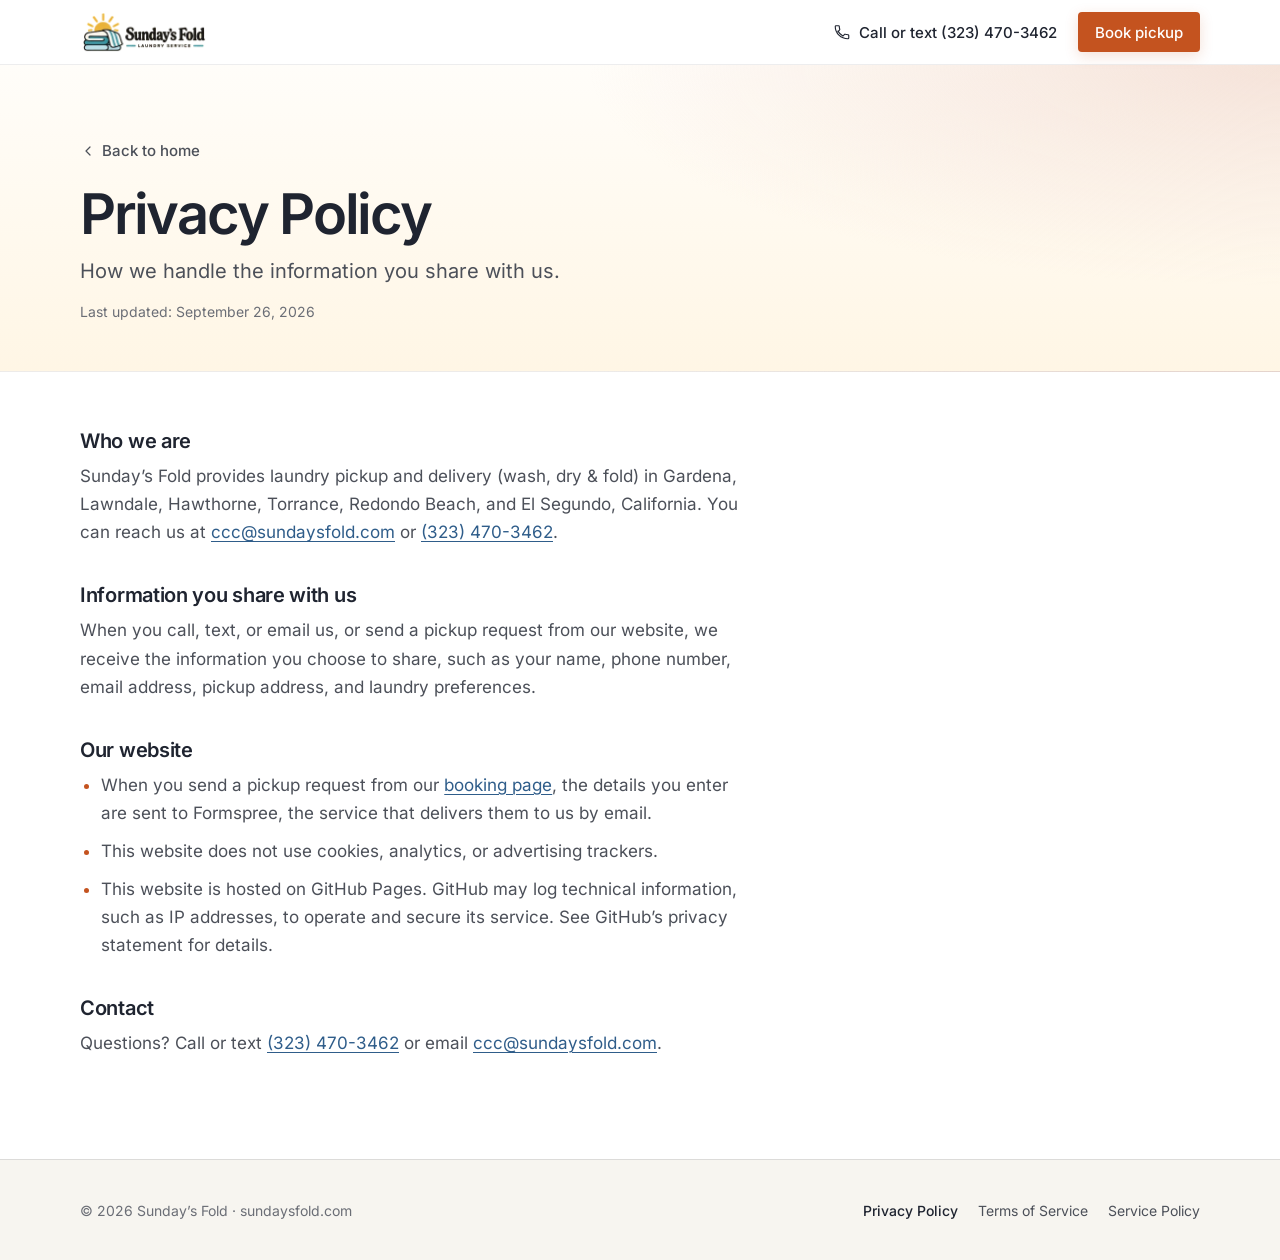
<file: privacy.html>
<!doctype html>
<html lang="en">
<head>
<meta charset="utf-8">
<meta name="viewport" content="width=device-width, initial-scale=1, viewport-fit=cover">
<title>Privacy Policy | Sunday's Fold — Laundry Pickup &amp; Delivery in the South Bay</title>
<meta name="description" content="How Sunday&#x27;s Fold handles the information you share with us.">
<!-- Kept out of search results until the owner approves the final text (LAUNCH-CHECKLIST.md A16). -->
<meta name="robots" content="noindex">
<link rel="canonical" href="https://sundaysfold.com/privacy.html">
<meta name="theme-color" content="#FFF6E5">
<link rel="icon" type="image/png" sizes="32x32" href="assets/favicon-32.png">
<link rel="apple-touch-icon" href="assets/apple-touch-icon.png">
<link rel="preload" href="assets/fonts/inter-latin-400-normal.woff2" as="font" type="font/woff2" crossorigin>
<link rel="preload" href="assets/fonts/inter-latin-600-normal.woff2" as="font" type="font/woff2" crossorigin>
<!--
  Sunday's Fold — policy page, in the same design as one-page.html and
  book.html. Self-contained: no external resources and no JavaScript.
  Only statements that are currently true; see LAUNCH-CHECKLIST.md A16
  for what the owner still needs to decide before these are final.
-->
<style>
@font-face { font-family: "Inter"; font-style: normal; font-weight: 400; font-display: swap; src: url("assets/fonts/inter-latin-400-normal.woff2") format("woff2"); }
@font-face { font-family: "Inter"; font-style: normal; font-weight: 500; font-display: swap; src: url("assets/fonts/inter-latin-500-normal.woff2") format("woff2"); }
@font-face { font-family: "Inter"; font-style: normal; font-weight: 600; font-display: swap; src: url("assets/fonts/inter-latin-600-normal.woff2") format("woff2"); }

:root {
  color-scheme: light;
  --sunrise: #C4531F;
  --sunrise-hover: #A94718;
  --blue: #2F5D8A;
  --blue-hover: #264D73;
  --ink: #1F2430;
  --ink-80: #4C5059;
  --muted: #6B6E76;
  --white: #FFFFFF;
  --cream: #FFF6E5;
  --paper: #F7F5F0;
  --hairline: rgba(31, 36, 48, 0.12);
  --hairline-soft: rgba(31, 36, 48, 0.08);
  --font: "Inter", -apple-system, system-ui, "Segoe UI", Roboto, sans-serif;
  --r-xs: 4px;
  --shadow-button: 0 4px 14px rgba(196, 83, 31, 0.18);
  --gutter: clamp(16px, 4vw, 32px);
  --container: 1120px;
  --header-h: 64px;
  --ease-out: cubic-bezier(0.22, 1, 0.36, 1);
}

*, *::before, *::after { box-sizing: border-box; }
html { -webkit-text-size-adjust: 100%; }
body {
  margin: 0;
  background: var(--white);
  color: var(--ink);
  font-family: var(--font);
  font-size: 17px;
  line-height: 1.65;
  -webkit-font-smoothing: antialiased;
  -moz-osx-font-smoothing: grayscale;
}
img, svg { display: block; max-width: 100%; }
img { height: auto; }
h1, h2, p, ul { margin: 0; }
h1, h2 { text-wrap: balance; }
a { color: var(--blue); text-decoration: underline; text-decoration-thickness: 1px; text-underline-offset: 3px; }
a:hover { color: var(--blue-hover); }
a[href^="tel:"] { white-space: nowrap; }
:focus-visible { outline: 2px solid var(--blue); outline-offset: 3px; border-radius: 2px; }

.skip-link {
  position: absolute; left: 16px; top: 12px; z-index: 100;
  padding: 10px 16px;
  background: var(--ink); color: var(--white);
  border-radius: var(--r-xs);
  font-weight: 500; font-size: 15px; text-decoration: none;
  transform: translateY(-160%);
  transition: transform 0.2s var(--ease-out);
}
.skip-link:focus { transform: none; color: var(--white); }

.container {
  width: 100%;
  max-width: calc(var(--container) + var(--gutter) * 2);
  margin-inline: auto;
  padding-inline: var(--gutter);
}

/* Buttons */
.btn {
  display: inline-flex; align-items: center; justify-content: center; gap: 8px;
  min-height: 40px; padding: 0 16px;
  border: 1px solid transparent; border-radius: var(--r-xs);
  font: 500 15px/1 var(--font);
  text-decoration: none; white-space: nowrap;
  transition: transform 0.2s var(--ease-out), background-color 0.2s ease;
}
.btn-primary { background: var(--sunrise); color: var(--white); box-shadow: var(--shadow-button); }
.btn-primary:hover { background: var(--sunrise-hover); color: var(--white); transform: translateY(-1px); }
.btn-ghost { background: transparent; color: var(--ink); padding: 0 12px; }
.btn-ghost:hover { background: rgba(31, 36, 48, 0.05); color: var(--ink); }

/* Header: same as the booking page, plus "Book pickup" */
.site-header {
  position: sticky; top: 0; z-index: 50;
  padding-top: env(safe-area-inset-top, 0px);
  background: rgba(255, 255, 255, 0.9);
  -webkit-backdrop-filter: blur(16px); backdrop-filter: blur(16px);
  border-bottom: 1px solid var(--hairline-soft);
}
.header-bar { display: flex; align-items: center; justify-content: space-between; gap: 12px; min-height: var(--header-h); }
.brand { display: inline-flex; border-radius: var(--r-xs); flex: none; }
.brand img { width: 128px; }
.header-actions { display: flex; align-items: center; gap: 8px; }
@media (max-width: 640px) { .header-phone { display: none; } }
@media (max-width: 360px) { .brand img { width: 112px; } }

/* Intro */
.intro {
  background:
    radial-gradient(90% 120% at 100% 0%, rgba(243, 221, 210, 0.8) 0%, rgba(243, 221, 210, 0) 60%),
    linear-gradient(180deg, #FFFDF9 0%, var(--cream) 100%);
  border-bottom: 1px solid var(--hairline-soft);
}
.intro-inner { display: grid; gap: 12px; padding-block: clamp(32px, 5vw, 64px) clamp(32px, 5vw, 48px); }
.back-link {
  display: inline-flex; align-items: center; gap: 6px;
  width: fit-content; min-height: 44px;
  color: var(--ink-80); font-size: 15px; font-weight: 500; text-decoration: none;
}
.back-link:hover { color: var(--ink); }
.intro h1 {
  font-size: clamp(2.25rem, 1.6rem + 2.8vw, 3.5rem);
  line-height: 1.04; font-weight: 600; letter-spacing: -0.04em;
}
.intro .lead { font-size: clamp(1.0625rem, 1rem + 0.35vw, 1.25rem); color: var(--ink-80); max-width: 34em; }
.updated { font-size: 14px; color: var(--muted); }

/* Policy text */
.legal {
  max-width: 42rem;
  padding-block: clamp(32px, 5vw, 56px) clamp(64px, 8vw, 104px);
  color: var(--ink-80);
}
.legal h2 {
  margin-top: 36px;
  margin-bottom: 8px;
  font-size: 1.25rem; line-height: 1.3; font-weight: 600; letter-spacing: -0.015em;
  color: var(--ink);
}
.legal h2:first-child { margin-top: 0; }
.legal ul { display: grid; gap: 10px; padding-left: 1.25em; list-style: disc; }
.legal li::marker { color: var(--sunrise); }
.legal a { overflow-wrap: anywhere; }

/* Footer: same as the booking page */
.site-footer {
  background: var(--paper);
  border-top: 1px solid var(--hairline);
  padding-block: 32px;
  padding-bottom: calc(32px + env(safe-area-inset-bottom, 0px));
  font-size: 14px;
  color: var(--muted);
}
.footer-inner { display: flex; flex-wrap: wrap; gap: 12px 24px; align-items: center; justify-content: space-between; }
.footer-links { display: flex; flex-wrap: wrap; gap: 4px 20px; }
.footer-links a { color: var(--ink-80); text-decoration: none; display: inline-flex; min-height: 36px; align-items: center; }
.footer-links a:hover { color: var(--ink); text-decoration: underline; }
.footer-links a[aria-current="page"] { color: var(--ink); font-weight: 500; }

@media (prefers-reduced-motion: reduce) {
  *, *::before, *::after { transition-duration: 0.01ms !important; }
  .btn-primary:hover { transform: none; }
}
</style>
</head>
<body>

<a class="skip-link" href="#main">Skip to content</a>

<header class="site-header">
  <div class="container header-bar">
    <a class="brand" href="one-page.html">
      <img src="assets/img/logo-horizontal-260.webp" srcset="assets/img/logo-horizontal-260.webp 260w, assets/img/logo-horizontal.webp 619w" sizes="128px" width="260" height="90" alt="Sunday's Fold home">
    </a>
    <div class="header-actions">
      <a class="btn btn-ghost header-phone" href="tel:+13234703462">
        <svg width="18" height="18" viewBox="0 0 24 24" fill="none" aria-hidden="true"><path d="M6.6 10.8c1.4 2.8 3.8 5.1 6.6 6.6l2.2-2.2c.3-.3.7-.4 1-.2 1.1.4 2.3.6 3.6.6.6 0 1 .4 1 1V20c0 .6-.4 1-1 1C10.4 21 3 13.6 3 4.6c0-.6.4-1 1-1h3.4c.6 0 1 .4 1 1 0 1.3.2 2.5.6 3.6.1.4 0 .8-.2 1l-2.2 2.6z" stroke="currentColor" stroke-width="1.5" stroke-linejoin="round"/></svg>
        Call or text (323) 470-3462
      </a>
      <a class="btn btn-primary" href="book.html">Book pickup</a>
    </div>
  </div>
</header>

<main id="main">
  <section class="intro" aria-labelledby="page-title">
    <div class="container intro-inner">
      <a class="back-link" href="one-page.html">
        <svg width="16" height="16" viewBox="0 0 24 24" fill="none" aria-hidden="true"><path d="M15 6l-6 6 6 6" stroke="currentColor" stroke-width="1.8" stroke-linecap="round" stroke-linejoin="round"/></svg>
        Back to home
      </a>
      <h1 id="page-title">Privacy Policy</h1>
      <p class="lead">How we handle the information you share with us.</p>
      <p class="updated">Last updated: September 26, 2026</p>
    </div>
  </section>

  <div class="container">
    <article class="legal" aria-labelledby="page-title">
        <h2>Who we are</h2>
        <p>Sunday&rsquo;s Fold provides laundry pickup and delivery (wash, dry &amp; fold) in Gardena, Lawndale, Hawthorne, Torrance, Redondo Beach, and El Segundo, California. You can reach us at <a href="mailto:ccc@sundaysfold.com">ccc@sundaysfold.com</a> or <a href="tel:+13234703462">(323) 470-3462</a>.</p>
        <h2>Information you share with us</h2>
        <p>When you call, text, or email us, or send a pickup request from our website, we receive the information you choose to share, such as your name, phone number, email address, pickup address, and laundry preferences.</p>
        <h2>Our website</h2>
        <ul>
          <li>When you send a pickup request from our <a href="book.html">booking page</a>, the details you enter are sent to Formspree, the service that delivers them to us by email.</li>
          <li>This website does not use cookies, analytics, or advertising trackers.</li>
          <li>This website is hosted on GitHub Pages. GitHub may log technical information, such as IP addresses, to operate and secure its service. See GitHub&rsquo;s privacy statement for details.</li>
        </ul>
        <h2>Contact</h2>
        <p>Questions? Call or text <a href="tel:+13234703462">(323) 470-3462</a> or email <a href="mailto:ccc@sundaysfold.com">ccc@sundaysfold.com</a>.</p>
    </article>
  </div>
</main>

<footer class="site-footer">
  <div class="container footer-inner">
    <p>&copy; 2026 Sunday&rsquo;s Fold &middot; sundaysfold.com</p>
    <nav class="footer-links" aria-label="Policies">
      <a href="privacy.html" aria-current="page">Privacy Policy</a>
      <a href="terms.html">Terms of Service</a>
      <a href="service-policy.html">Service Policy</a>
    </nav>
  </div>
</footer>

</body>
</html>
</file>
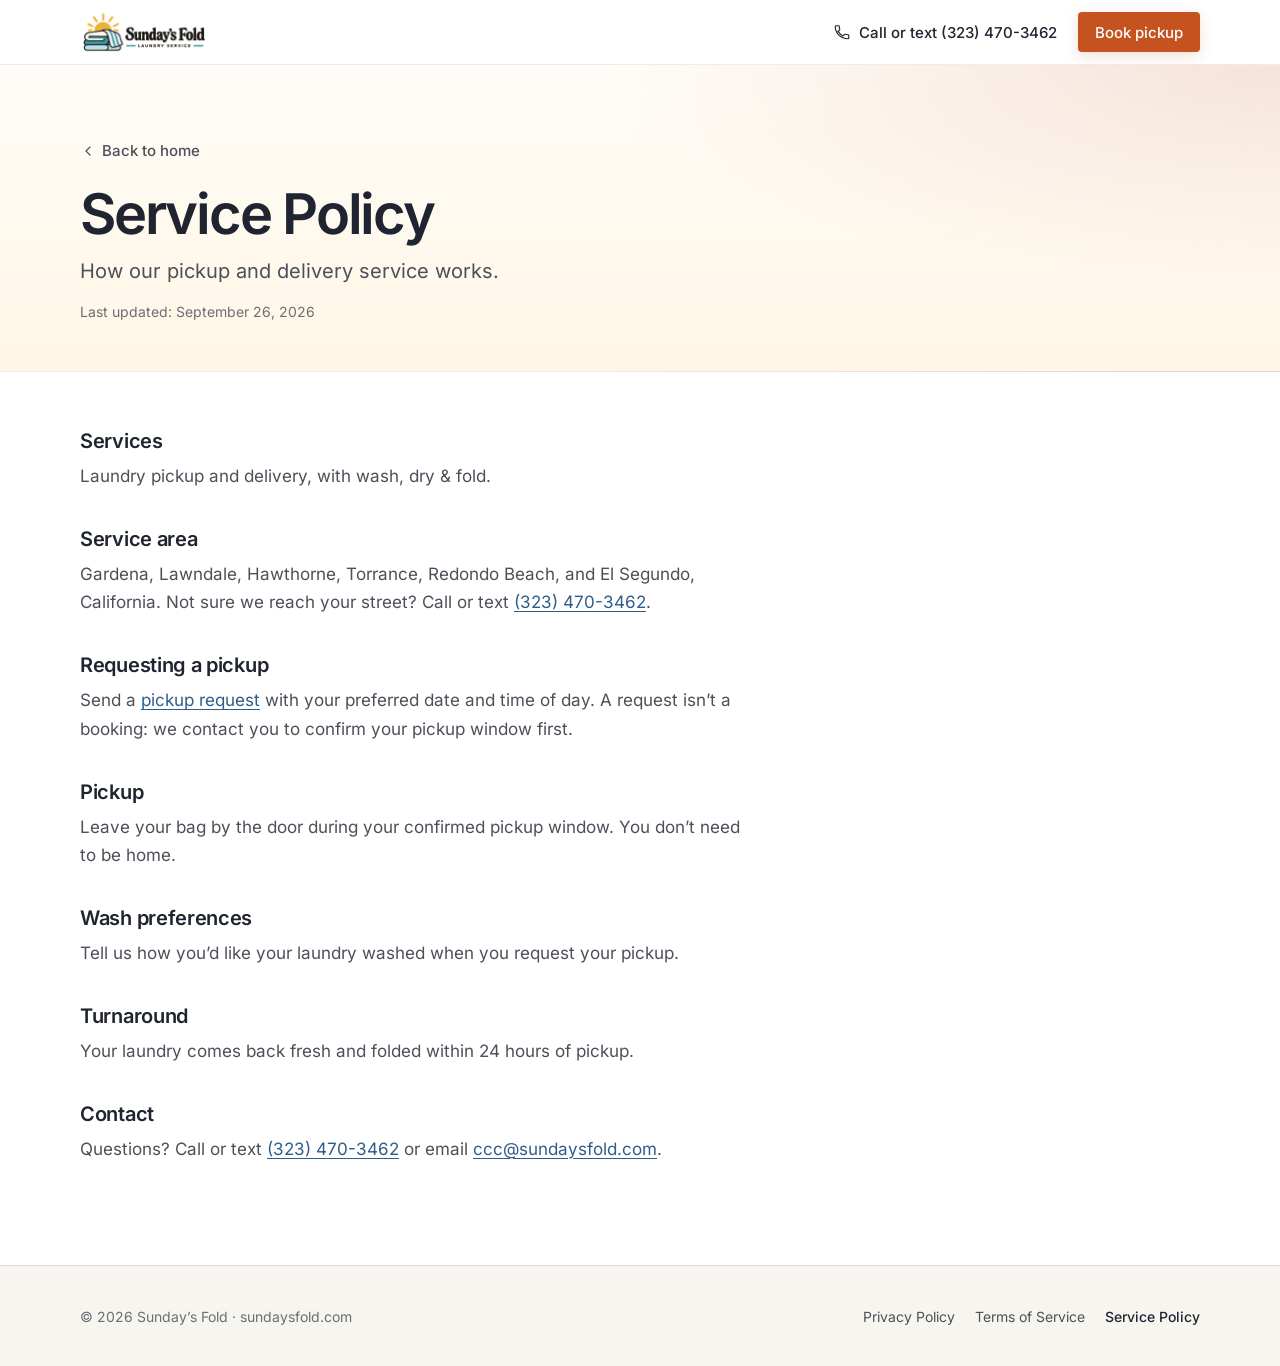
<file: service-policy.html>
<!doctype html>
<html lang="en">
<head>
<meta charset="utf-8">
<meta name="viewport" content="width=device-width, initial-scale=1, viewport-fit=cover">
<title>Service Policy | Sunday's Fold — Laundry Pickup &amp; Delivery in the South Bay</title>
<meta name="description" content="How Sunday&#x27;s Fold laundry pickup and delivery works.">
<!-- Kept out of search results until the owner approves the final text (LAUNCH-CHECKLIST.md A16). -->
<meta name="robots" content="noindex">
<link rel="canonical" href="https://sundaysfold.com/service-policy.html">
<meta name="theme-color" content="#FFF6E5">
<link rel="icon" type="image/png" sizes="32x32" href="assets/favicon-32.png">
<link rel="apple-touch-icon" href="assets/apple-touch-icon.png">
<link rel="preload" href="assets/fonts/inter-latin-400-normal.woff2" as="font" type="font/woff2" crossorigin>
<link rel="preload" href="assets/fonts/inter-latin-600-normal.woff2" as="font" type="font/woff2" crossorigin>
<!--
  Sunday's Fold — policy page, in the same design as one-page.html and
  book.html. Self-contained: no external resources and no JavaScript.
  Only statements that are currently true; see LAUNCH-CHECKLIST.md A16
  for what the owner still needs to decide before these are final.
-->
<style>
@font-face { font-family: "Inter"; font-style: normal; font-weight: 400; font-display: swap; src: url("assets/fonts/inter-latin-400-normal.woff2") format("woff2"); }
@font-face { font-family: "Inter"; font-style: normal; font-weight: 500; font-display: swap; src: url("assets/fonts/inter-latin-500-normal.woff2") format("woff2"); }
@font-face { font-family: "Inter"; font-style: normal; font-weight: 600; font-display: swap; src: url("assets/fonts/inter-latin-600-normal.woff2") format("woff2"); }

:root {
  color-scheme: light;
  --sunrise: #C4531F;
  --sunrise-hover: #A94718;
  --blue: #2F5D8A;
  --blue-hover: #264D73;
  --ink: #1F2430;
  --ink-80: #4C5059;
  --muted: #6B6E76;
  --white: #FFFFFF;
  --cream: #FFF6E5;
  --paper: #F7F5F0;
  --hairline: rgba(31, 36, 48, 0.12);
  --hairline-soft: rgba(31, 36, 48, 0.08);
  --font: "Inter", -apple-system, system-ui, "Segoe UI", Roboto, sans-serif;
  --r-xs: 4px;
  --shadow-button: 0 4px 14px rgba(196, 83, 31, 0.18);
  --gutter: clamp(16px, 4vw, 32px);
  --container: 1120px;
  --header-h: 64px;
  --ease-out: cubic-bezier(0.22, 1, 0.36, 1);
}

*, *::before, *::after { box-sizing: border-box; }
html { -webkit-text-size-adjust: 100%; }
body {
  margin: 0;
  background: var(--white);
  color: var(--ink);
  font-family: var(--font);
  font-size: 17px;
  line-height: 1.65;
  -webkit-font-smoothing: antialiased;
  -moz-osx-font-smoothing: grayscale;
}
img, svg { display: block; max-width: 100%; }
img { height: auto; }
h1, h2, p, ul { margin: 0; }
h1, h2 { text-wrap: balance; }
a { color: var(--blue); text-decoration: underline; text-decoration-thickness: 1px; text-underline-offset: 3px; }
a:hover { color: var(--blue-hover); }
a[href^="tel:"] { white-space: nowrap; }
:focus-visible { outline: 2px solid var(--blue); outline-offset: 3px; border-radius: 2px; }

.skip-link {
  position: absolute; left: 16px; top: 12px; z-index: 100;
  padding: 10px 16px;
  background: var(--ink); color: var(--white);
  border-radius: var(--r-xs);
  font-weight: 500; font-size: 15px; text-decoration: none;
  transform: translateY(-160%);
  transition: transform 0.2s var(--ease-out);
}
.skip-link:focus { transform: none; color: var(--white); }

.container {
  width: 100%;
  max-width: calc(var(--container) + var(--gutter) * 2);
  margin-inline: auto;
  padding-inline: var(--gutter);
}

/* Buttons */
.btn {
  display: inline-flex; align-items: center; justify-content: center; gap: 8px;
  min-height: 40px; padding: 0 16px;
  border: 1px solid transparent; border-radius: var(--r-xs);
  font: 500 15px/1 var(--font);
  text-decoration: none; white-space: nowrap;
  transition: transform 0.2s var(--ease-out), background-color 0.2s ease;
}
.btn-primary { background: var(--sunrise); color: var(--white); box-shadow: var(--shadow-button); }
.btn-primary:hover { background: var(--sunrise-hover); color: var(--white); transform: translateY(-1px); }
.btn-ghost { background: transparent; color: var(--ink); padding: 0 12px; }
.btn-ghost:hover { background: rgba(31, 36, 48, 0.05); color: var(--ink); }

/* Header: same as the booking page, plus "Book pickup" */
.site-header {
  position: sticky; top: 0; z-index: 50;
  padding-top: env(safe-area-inset-top, 0px);
  background: rgba(255, 255, 255, 0.9);
  -webkit-backdrop-filter: blur(16px); backdrop-filter: blur(16px);
  border-bottom: 1px solid var(--hairline-soft);
}
.header-bar { display: flex; align-items: center; justify-content: space-between; gap: 12px; min-height: var(--header-h); }
.brand { display: inline-flex; border-radius: var(--r-xs); flex: none; }
.brand img { width: 128px; }
.header-actions { display: flex; align-items: center; gap: 8px; }
@media (max-width: 640px) { .header-phone { display: none; } }
@media (max-width: 360px) { .brand img { width: 112px; } }

/* Intro */
.intro {
  background:
    radial-gradient(90% 120% at 100% 0%, rgba(243, 221, 210, 0.8) 0%, rgba(243, 221, 210, 0) 60%),
    linear-gradient(180deg, #FFFDF9 0%, var(--cream) 100%);
  border-bottom: 1px solid var(--hairline-soft);
}
.intro-inner { display: grid; gap: 12px; padding-block: clamp(32px, 5vw, 64px) clamp(32px, 5vw, 48px); }
.back-link {
  display: inline-flex; align-items: center; gap: 6px;
  width: fit-content; min-height: 44px;
  color: var(--ink-80); font-size: 15px; font-weight: 500; text-decoration: none;
}
.back-link:hover { color: var(--ink); }
.intro h1 {
  font-size: clamp(2.25rem, 1.6rem + 2.8vw, 3.5rem);
  line-height: 1.04; font-weight: 600; letter-spacing: -0.04em;
}
.intro .lead { font-size: clamp(1.0625rem, 1rem + 0.35vw, 1.25rem); color: var(--ink-80); max-width: 34em; }
.updated { font-size: 14px; color: var(--muted); }

/* Policy text */
.legal {
  max-width: 42rem;
  padding-block: clamp(32px, 5vw, 56px) clamp(64px, 8vw, 104px);
  color: var(--ink-80);
}
.legal h2 {
  margin-top: 36px;
  margin-bottom: 8px;
  font-size: 1.25rem; line-height: 1.3; font-weight: 600; letter-spacing: -0.015em;
  color: var(--ink);
}
.legal h2:first-child { margin-top: 0; }
.legal ul { display: grid; gap: 10px; padding-left: 1.25em; list-style: disc; }
.legal li::marker { color: var(--sunrise); }
.legal a { overflow-wrap: anywhere; }

/* Footer: same as the booking page */
.site-footer {
  background: var(--paper);
  border-top: 1px solid var(--hairline);
  padding-block: 32px;
  padding-bottom: calc(32px + env(safe-area-inset-bottom, 0px));
  font-size: 14px;
  color: var(--muted);
}
.footer-inner { display: flex; flex-wrap: wrap; gap: 12px 24px; align-items: center; justify-content: space-between; }
.footer-links { display: flex; flex-wrap: wrap; gap: 4px 20px; }
.footer-links a { color: var(--ink-80); text-decoration: none; display: inline-flex; min-height: 36px; align-items: center; }
.footer-links a:hover { color: var(--ink); text-decoration: underline; }
.footer-links a[aria-current="page"] { color: var(--ink); font-weight: 500; }

@media (prefers-reduced-motion: reduce) {
  *, *::before, *::after { transition-duration: 0.01ms !important; }
  .btn-primary:hover { transform: none; }
}
</style>
</head>
<body>

<a class="skip-link" href="#main">Skip to content</a>

<header class="site-header">
  <div class="container header-bar">
    <a class="brand" href="one-page.html">
      <img src="assets/img/logo-horizontal-260.webp" srcset="assets/img/logo-horizontal-260.webp 260w, assets/img/logo-horizontal.webp 619w" sizes="128px" width="260" height="90" alt="Sunday's Fold home">
    </a>
    <div class="header-actions">
      <a class="btn btn-ghost header-phone" href="tel:+13234703462">
        <svg width="18" height="18" viewBox="0 0 24 24" fill="none" aria-hidden="true"><path d="M6.6 10.8c1.4 2.8 3.8 5.1 6.6 6.6l2.2-2.2c.3-.3.7-.4 1-.2 1.1.4 2.3.6 3.6.6.6 0 1 .4 1 1V20c0 .6-.4 1-1 1C10.4 21 3 13.6 3 4.6c0-.6.4-1 1-1h3.4c.6 0 1 .4 1 1 0 1.3.2 2.5.6 3.6.1.4 0 .8-.2 1l-2.2 2.6z" stroke="currentColor" stroke-width="1.5" stroke-linejoin="round"/></svg>
        Call or text (323) 470-3462
      </a>
      <a class="btn btn-primary" href="book.html">Book pickup</a>
    </div>
  </div>
</header>

<main id="main">
  <section class="intro" aria-labelledby="page-title">
    <div class="container intro-inner">
      <a class="back-link" href="one-page.html">
        <svg width="16" height="16" viewBox="0 0 24 24" fill="none" aria-hidden="true"><path d="M15 6l-6 6 6 6" stroke="currentColor" stroke-width="1.8" stroke-linecap="round" stroke-linejoin="round"/></svg>
        Back to home
      </a>
      <h1 id="page-title">Service Policy</h1>
      <p class="lead">How our pickup and delivery service works.</p>
      <p class="updated">Last updated: September 26, 2026</p>
    </div>
  </section>

  <div class="container">
    <article class="legal" aria-labelledby="page-title">
        <h2>Services</h2>
        <p>Laundry pickup and delivery, with wash, dry &amp; fold.</p>
        <h2>Service area</h2>
        <p>Gardena, Lawndale, Hawthorne, Torrance, Redondo Beach, and El Segundo, California. Not sure we reach your street? Call or text <a href="tel:+13234703462">(323) 470-3462</a>.</p>
        <h2>Requesting a pickup</h2>
        <p>Send a <a href="book.html">pickup request</a> with your preferred date and time of day. A request isn&rsquo;t a booking: we contact you to confirm your pickup window first.</p>
        <h2>Pickup</h2>
        <p>Leave your bag by the door during your confirmed pickup window. You don&rsquo;t need to be home.</p>
        <h2>Wash preferences</h2>
        <p>Tell us how you&rsquo;d like your laundry washed when you request your pickup.</p>
        <h2>Turnaround</h2>
        <p>Your laundry comes back fresh and folded within 24 hours of pickup.</p>
        <h2>Contact</h2>
        <p>Questions? Call or text <a href="tel:+13234703462">(323) 470-3462</a> or email <a href="mailto:ccc@sundaysfold.com">ccc@sundaysfold.com</a>.</p>
    </article>
  </div>
</main>

<footer class="site-footer">
  <div class="container footer-inner">
    <p>&copy; 2026 Sunday&rsquo;s Fold &middot; sundaysfold.com</p>
    <nav class="footer-links" aria-label="Policies">
      <a href="privacy.html">Privacy Policy</a>
      <a href="terms.html">Terms of Service</a>
      <a href="service-policy.html" aria-current="page">Service Policy</a>
    </nav>
  </div>
</footer>

</body>
</html>
</file>
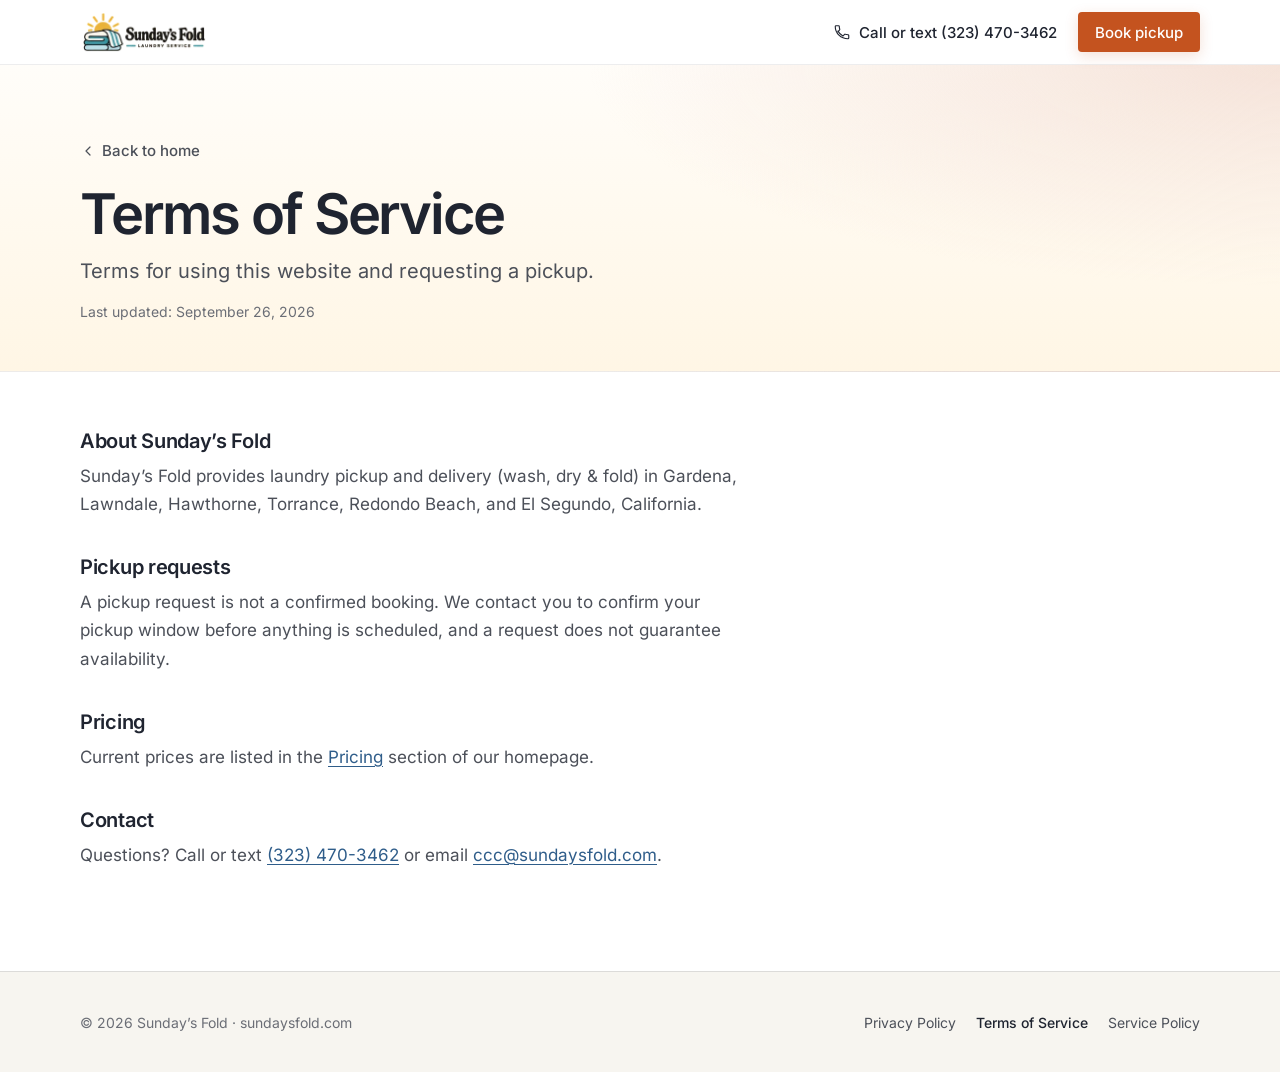
<file: terms.html>
<!doctype html>
<html lang="en">
<head>
<meta charset="utf-8">
<meta name="viewport" content="width=device-width, initial-scale=1, viewport-fit=cover">
<title>Terms of Service | Sunday's Fold — Laundry Pickup &amp; Delivery in the South Bay</title>
<meta name="description" content="Terms for using the Sunday&#x27;s Fold website and requesting a laundry pickup.">
<!-- Kept out of search results until the owner approves the final text (LAUNCH-CHECKLIST.md A16). -->
<meta name="robots" content="noindex">
<link rel="canonical" href="https://sundaysfold.com/terms.html">
<meta name="theme-color" content="#FFF6E5">
<link rel="icon" type="image/png" sizes="32x32" href="assets/favicon-32.png">
<link rel="apple-touch-icon" href="assets/apple-touch-icon.png">
<link rel="preload" href="assets/fonts/inter-latin-400-normal.woff2" as="font" type="font/woff2" crossorigin>
<link rel="preload" href="assets/fonts/inter-latin-600-normal.woff2" as="font" type="font/woff2" crossorigin>
<!--
  Sunday's Fold — policy page, in the same design as one-page.html and
  book.html. Self-contained: no external resources and no JavaScript.
  Only statements that are currently true; see LAUNCH-CHECKLIST.md A16
  for what the owner still needs to decide before these are final.
-->
<style>
@font-face { font-family: "Inter"; font-style: normal; font-weight: 400; font-display: swap; src: url("assets/fonts/inter-latin-400-normal.woff2") format("woff2"); }
@font-face { font-family: "Inter"; font-style: normal; font-weight: 500; font-display: swap; src: url("assets/fonts/inter-latin-500-normal.woff2") format("woff2"); }
@font-face { font-family: "Inter"; font-style: normal; font-weight: 600; font-display: swap; src: url("assets/fonts/inter-latin-600-normal.woff2") format("woff2"); }

:root {
  color-scheme: light;
  --sunrise: #C4531F;
  --sunrise-hover: #A94718;
  --blue: #2F5D8A;
  --blue-hover: #264D73;
  --ink: #1F2430;
  --ink-80: #4C5059;
  --muted: #6B6E76;
  --white: #FFFFFF;
  --cream: #FFF6E5;
  --paper: #F7F5F0;
  --hairline: rgba(31, 36, 48, 0.12);
  --hairline-soft: rgba(31, 36, 48, 0.08);
  --font: "Inter", -apple-system, system-ui, "Segoe UI", Roboto, sans-serif;
  --r-xs: 4px;
  --shadow-button: 0 4px 14px rgba(196, 83, 31, 0.18);
  --gutter: clamp(16px, 4vw, 32px);
  --container: 1120px;
  --header-h: 64px;
  --ease-out: cubic-bezier(0.22, 1, 0.36, 1);
}

*, *::before, *::after { box-sizing: border-box; }
html { -webkit-text-size-adjust: 100%; }
body {
  margin: 0;
  background: var(--white);
  color: var(--ink);
  font-family: var(--font);
  font-size: 17px;
  line-height: 1.65;
  -webkit-font-smoothing: antialiased;
  -moz-osx-font-smoothing: grayscale;
}
img, svg { display: block; max-width: 100%; }
img { height: auto; }
h1, h2, p, ul { margin: 0; }
h1, h2 { text-wrap: balance; }
a { color: var(--blue); text-decoration: underline; text-decoration-thickness: 1px; text-underline-offset: 3px; }
a:hover { color: var(--blue-hover); }
a[href^="tel:"] { white-space: nowrap; }
:focus-visible { outline: 2px solid var(--blue); outline-offset: 3px; border-radius: 2px; }

.skip-link {
  position: absolute; left: 16px; top: 12px; z-index: 100;
  padding: 10px 16px;
  background: var(--ink); color: var(--white);
  border-radius: var(--r-xs);
  font-weight: 500; font-size: 15px; text-decoration: none;
  transform: translateY(-160%);
  transition: transform 0.2s var(--ease-out);
}
.skip-link:focus { transform: none; color: var(--white); }

.container {
  width: 100%;
  max-width: calc(var(--container) + var(--gutter) * 2);
  margin-inline: auto;
  padding-inline: var(--gutter);
}

/* Buttons */
.btn {
  display: inline-flex; align-items: center; justify-content: center; gap: 8px;
  min-height: 40px; padding: 0 16px;
  border: 1px solid transparent; border-radius: var(--r-xs);
  font: 500 15px/1 var(--font);
  text-decoration: none; white-space: nowrap;
  transition: transform 0.2s var(--ease-out), background-color 0.2s ease;
}
.btn-primary { background: var(--sunrise); color: var(--white); box-shadow: var(--shadow-button); }
.btn-primary:hover { background: var(--sunrise-hover); color: var(--white); transform: translateY(-1px); }
.btn-ghost { background: transparent; color: var(--ink); padding: 0 12px; }
.btn-ghost:hover { background: rgba(31, 36, 48, 0.05); color: var(--ink); }

/* Header: same as the booking page, plus "Book pickup" */
.site-header {
  position: sticky; top: 0; z-index: 50;
  padding-top: env(safe-area-inset-top, 0px);
  background: rgba(255, 255, 255, 0.9);
  -webkit-backdrop-filter: blur(16px); backdrop-filter: blur(16px);
  border-bottom: 1px solid var(--hairline-soft);
}
.header-bar { display: flex; align-items: center; justify-content: space-between; gap: 12px; min-height: var(--header-h); }
.brand { display: inline-flex; border-radius: var(--r-xs); flex: none; }
.brand img { width: 128px; }
.header-actions { display: flex; align-items: center; gap: 8px; }
@media (max-width: 640px) { .header-phone { display: none; } }
@media (max-width: 360px) { .brand img { width: 112px; } }

/* Intro */
.intro {
  background:
    radial-gradient(90% 120% at 100% 0%, rgba(243, 221, 210, 0.8) 0%, rgba(243, 221, 210, 0) 60%),
    linear-gradient(180deg, #FFFDF9 0%, var(--cream) 100%);
  border-bottom: 1px solid var(--hairline-soft);
}
.intro-inner { display: grid; gap: 12px; padding-block: clamp(32px, 5vw, 64px) clamp(32px, 5vw, 48px); }
.back-link {
  display: inline-flex; align-items: center; gap: 6px;
  width: fit-content; min-height: 44px;
  color: var(--ink-80); font-size: 15px; font-weight: 500; text-decoration: none;
}
.back-link:hover { color: var(--ink); }
.intro h1 {
  font-size: clamp(2.25rem, 1.6rem + 2.8vw, 3.5rem);
  line-height: 1.04; font-weight: 600; letter-spacing: -0.04em;
}
.intro .lead { font-size: clamp(1.0625rem, 1rem + 0.35vw, 1.25rem); color: var(--ink-80); max-width: 34em; }
.updated { font-size: 14px; color: var(--muted); }

/* Policy text */
.legal {
  max-width: 42rem;
  padding-block: clamp(32px, 5vw, 56px) clamp(64px, 8vw, 104px);
  color: var(--ink-80);
}
.legal h2 {
  margin-top: 36px;
  margin-bottom: 8px;
  font-size: 1.25rem; line-height: 1.3; font-weight: 600; letter-spacing: -0.015em;
  color: var(--ink);
}
.legal h2:first-child { margin-top: 0; }
.legal ul { display: grid; gap: 10px; padding-left: 1.25em; list-style: disc; }
.legal li::marker { color: var(--sunrise); }
.legal a { overflow-wrap: anywhere; }

/* Footer: same as the booking page */
.site-footer {
  background: var(--paper);
  border-top: 1px solid var(--hairline);
  padding-block: 32px;
  padding-bottom: calc(32px + env(safe-area-inset-bottom, 0px));
  font-size: 14px;
  color: var(--muted);
}
.footer-inner { display: flex; flex-wrap: wrap; gap: 12px 24px; align-items: center; justify-content: space-between; }
.footer-links { display: flex; flex-wrap: wrap; gap: 4px 20px; }
.footer-links a { color: var(--ink-80); text-decoration: none; display: inline-flex; min-height: 36px; align-items: center; }
.footer-links a:hover { color: var(--ink); text-decoration: underline; }
.footer-links a[aria-current="page"] { color: var(--ink); font-weight: 500; }

@media (prefers-reduced-motion: reduce) {
  *, *::before, *::after { transition-duration: 0.01ms !important; }
  .btn-primary:hover { transform: none; }
}
</style>
</head>
<body>

<a class="skip-link" href="#main">Skip to content</a>

<header class="site-header">
  <div class="container header-bar">
    <a class="brand" href="one-page.html">
      <img src="assets/img/logo-horizontal-260.webp" srcset="assets/img/logo-horizontal-260.webp 260w, assets/img/logo-horizontal.webp 619w" sizes="128px" width="260" height="90" alt="Sunday's Fold home">
    </a>
    <div class="header-actions">
      <a class="btn btn-ghost header-phone" href="tel:+13234703462">
        <svg width="18" height="18" viewBox="0 0 24 24" fill="none" aria-hidden="true"><path d="M6.6 10.8c1.4 2.8 3.8 5.1 6.6 6.6l2.2-2.2c.3-.3.7-.4 1-.2 1.1.4 2.3.6 3.6.6.6 0 1 .4 1 1V20c0 .6-.4 1-1 1C10.4 21 3 13.6 3 4.6c0-.6.4-1 1-1h3.4c.6 0 1 .4 1 1 0 1.3.2 2.5.6 3.6.1.4 0 .8-.2 1l-2.2 2.6z" stroke="currentColor" stroke-width="1.5" stroke-linejoin="round"/></svg>
        Call or text (323) 470-3462
      </a>
      <a class="btn btn-primary" href="book.html">Book pickup</a>
    </div>
  </div>
</header>

<main id="main">
  <section class="intro" aria-labelledby="page-title">
    <div class="container intro-inner">
      <a class="back-link" href="one-page.html">
        <svg width="16" height="16" viewBox="0 0 24 24" fill="none" aria-hidden="true"><path d="M15 6l-6 6 6 6" stroke="currentColor" stroke-width="1.8" stroke-linecap="round" stroke-linejoin="round"/></svg>
        Back to home
      </a>
      <h1 id="page-title">Terms of Service</h1>
      <p class="lead">Terms for using this website and requesting a pickup.</p>
      <p class="updated">Last updated: September 26, 2026</p>
    </div>
  </section>

  <div class="container">
    <article class="legal" aria-labelledby="page-title">
        <h2>About Sunday&rsquo;s Fold</h2>
        <p>Sunday&rsquo;s Fold provides laundry pickup and delivery (wash, dry &amp; fold) in Gardena, Lawndale, Hawthorne, Torrance, Redondo Beach, and El Segundo, California.</p>
        <h2>Pickup requests</h2>
        <p>A pickup request is not a confirmed booking. We contact you to confirm your pickup window before anything is scheduled, and a request does not guarantee availability.</p>
        <h2>Pricing</h2>
        <p>Current prices are listed in the <a href="one-page.html#pricing">Pricing</a> section of our homepage.</p>
        <h2>Contact</h2>
        <p>Questions? Call or text <a href="tel:+13234703462">(323) 470-3462</a> or email <a href="mailto:ccc@sundaysfold.com">ccc@sundaysfold.com</a>.</p>
    </article>
  </div>
</main>

<footer class="site-footer">
  <div class="container footer-inner">
    <p>&copy; 2026 Sunday&rsquo;s Fold &middot; sundaysfold.com</p>
    <nav class="footer-links" aria-label="Policies">
      <a href="privacy.html">Privacy Policy</a>
      <a href="terms.html" aria-current="page">Terms of Service</a>
      <a href="service-policy.html">Service Policy</a>
    </nav>
  </div>
</footer>

</body>
</html>
</file>
<file: css/tokens.css>
/*
  Sunday's Fold — global design tokens
  Source of truth: DESIGN.md section 6. Do not hand-roll colors, radii,
  shadows, or type sizes anywhere else in the codebase — use these tokens
  and the base classes below instead.
*/

/* Inter, self-hosted (SIL OFL 1.1 -- see assets/fonts/OFL.txt). Replaces the
   Google Fonts @import, which blocked rendering behind a chained request and
   sent every visitor's IP address to a third party. */
@font-face { font-family: 'Inter'; font-style: normal; font-weight: 400; font-display: swap; src: url('../assets/fonts/inter-latin-400-normal.woff2') format('woff2'); }
@font-face { font-family: 'Inter'; font-style: normal; font-weight: 500; font-display: swap; src: url('../assets/fonts/inter-latin-500-normal.woff2') format('woff2'); }
@font-face { font-family: 'Inter'; font-style: normal; font-weight: 600; font-display: swap; src: url('../assets/fonts/inter-latin-600-normal.woff2') format('woff2'); }
@font-face { font-family: 'Inter'; font-style: normal; font-weight: 700; font-display: swap; src: url('../assets/fonts/inter-latin-700-normal.woff2') format('woff2'); }

:root {
  /* Brand (unchanged color scheme) */
  --color-primary: #C4531F;        /* Sunrise */
  --color-primary-hover: #A94718;
  --color-secondary: #2F5D8A;      /* Sunday Blue */
  --color-secondary-hover: #264D73;
  --color-ink: #1F2430;

  /* Backgrounds */
  --color-white: #FFFFFF;
  --bg-cream: #FFF6E5;
  --bg-paper: #F7F5F0;
  --bg-blush: #FAF1ED;

  /* Tints */
  --primary-80: #D0754C; --primary-60: #DC9879; --primary-40: #E7BAA5; --primary-20: #F3DDD2;
  --secondary-80: #597DA1; --secondary-60: #829EB9; --secondary-40: #ACBED0; --secondary-20: #D5DFE8;
  --ink-80: #4C5059; --ink-60: #797C83; --ink-40: #A5A7AC; --ink-20: #D2D3D6;

  /* Text tiers */
  --text-strong: var(--color-ink);
  --text-secondary: var(--ink-80);
  /* Ink 60 (#797C83) measures 3.8-4.2:1 on white/paper/cream, under WCAG AA's
     4.5:1 for small text. This slightly deeper ink keeps the muted look at
     4.7-5.1:1. The Ink 60 tint itself is unchanged for non-text uses. */
  --text-muted: #6B6E76;

  /* Hairlines (Ink at low opacity) */
  --hairline: rgba(31, 36, 48, 0.12);
  --hairline-soft: rgba(31, 36, 48, 0.08);
  --hairline-faint: rgba(31, 36, 48, 0.05);

  /* Type */
  --font-sans: 'Inter', -apple-system, system-ui, 'Segoe UI', Roboto, sans-serif;

  /* Radius */
  --radius-xs: 4px;  --radius-sm: 6px;  --radius-md: 12px;  --radius-lg: 16px;  --radius-full: 9999px;

  /* Elevation */
  --shadow-card: 0 1px 3px rgba(31, 36, 48, 0.04);
  --shadow-button: 0 4px 14px rgba(196, 83, 31, 0.18);
  --shadow-panel: 0 20px 25px -5px rgba(31, 36, 48, 0.03), 0 8px 10px -6px rgba(31, 36, 48, 0.03);
  --shadow-hero: 0 25px 50px -12px rgba(31, 36, 48, 0.25);

  /* Space */
  --space-section: 72px;
  --container-max: 1280px;
  --lead-max: 672px;
}

@media (max-width: 1023px) { :root { --space-section: 48px; } }

*, *::before, *::after { box-sizing: border-box; }
[hidden] { display: none !important; }

body {
  margin: 0;
  background: var(--color-white);
  color: var(--text-strong);
  font-family: var(--font-sans);
  font-size: 16px;
  line-height: 24px;
  -webkit-font-smoothing: antialiased;
}

/* Headings */
.display { font-size: 60px; line-height: 64px; font-weight: 600; letter-spacing: -1.5px; margin: 0; }
.display-sub { font-size: 36px; line-height: 40px; font-weight: 600; letter-spacing: -1.5px; color: var(--text-secondary); margin: 0; }
.display .gradient-line {
  background: linear-gradient(90deg, var(--color-ink), var(--ink-80));
  -webkit-background-clip: text; background-clip: text; color: transparent;
  display: block;
}
h2, .heading-2 { font-size: 48px; line-height: 52px; font-weight: 600; letter-spacing: -1.2px; margin: 0; }
.title-lg { font-size: 20px; line-height: 28px; font-weight: 600; margin: 0; }
.card-title { font-size: 18px; line-height: 28px; font-weight: 600; margin: 0; }
.title-sm { font-size: 16px; line-height: 24px; font-weight: 500; margin: 0; }
.price { font-size: 36px; line-height: 40px; font-weight: 700; }
.lead { font-size: 18px; line-height: 28px; color: var(--text-secondary); max-width: var(--lead-max); margin: 0; }
.body { font-size: 14px; line-height: 22.75px; color: var(--text-secondary); margin: 0; }
.body-sm { font-size: 14px; line-height: 20px; margin: 0; }
.body-md { font-size: 16px; line-height: 24px; margin: 0; }
.caption { font-size: 12px; line-height: 16px; color: var(--text-muted); margin: 0; }
.eyebrow { font-size: 12px; line-height: 16px; font-weight: 500; letter-spacing: 0.6px; text-transform: uppercase; color: var(--text-muted); margin: 0; }
.fine-print { font-size: 11px; line-height: 17.9px; color: var(--text-muted); margin: 0; }

@media (max-width: 767px) {
  .display { font-size: 40px; line-height: 44px; letter-spacing: -1px; }
  .display-sub { font-size: 24px; line-height: 30px; letter-spacing: -0.5px; }
  h2, .heading-2 { font-size: 30px; line-height: 36px; letter-spacing: -0.8px; }
}

a { color: var(--color-secondary); text-decoration: underline; text-underline-offset: 2px; }

/* Buttons */
.btn {
  display: inline-flex; align-items: center; justify-content: center; gap: 8px;
  height: 40px; padding: 0 20px;
  font: 500 14px/20px var(--font-sans);
  border-radius: var(--radius-xs); border: 1px solid transparent;
  text-decoration: none; cursor: pointer; white-space: nowrap; flex: none;
  transition: background 0.15s ease, border-color 0.15s ease;
}
.btn:focus-visible { outline: 2px solid var(--color-secondary); outline-offset: 2px; }
.btn-md { height: 36px; padding: 0 16px; }
.btn-sm { height: 32px; padding: 0 12px; }
.btn-primary { background: var(--color-primary); color: #fff; box-shadow: var(--shadow-button); }
.btn-primary:hover { background: var(--color-primary-hover); }
.btn-secondary { background: #fff; color: var(--text-strong); border-color: var(--hairline-soft); box-shadow: var(--shadow-card); }
.btn-outline { background: transparent; color: var(--text-strong); border-color: var(--hairline); height: 36px; padding: 0 16px; }
.btn-secondary:hover, .btn-outline:hover { background: var(--bg-paper); }
.btn-ghost { background: transparent; color: var(--text-strong); height: 32px; padding: 0 12px; }
.btn-block { width: 100%; }
.icon-btn {
  display: inline-flex; align-items: center; justify-content: center;
  width: 32px; height: 32px; padding: 0; border-radius: var(--radius-xs);
  background: transparent; border: none; color: var(--text-strong); cursor: pointer;
}
.icon-btn--menu { width: 36px; height: 36px; }

/* Pills & badges */
.pill {
  display: inline-flex; align-items: center; gap: 8px;
  padding: 4px 12px; height: 30px;
  background: var(--bg-paper); border: 1px solid var(--hairline);
  border-radius: var(--radius-full);
  font-size: 14px; line-height: 20px; color: var(--text-secondary);
}
.pill--hero { padding: 8px 16px; height: 38px; }
.pill .dot { width: 6px; height: 6px; border-radius: 50%; background: var(--color-primary); position: relative; flex: none; }
.badge { display: inline-flex; align-items: center; height: 22px; padding: 2px 8px; border-radius: var(--radius-full); font-size: 12px; font-weight: 500; }
.badge-primary { background: var(--color-primary); color: #fff; }

/* Cards */
.card {
  background: #fff;
  border: 1px solid var(--hairline-soft);
  border-radius: var(--radius-md);
  box-shadow: var(--shadow-card);
  padding: 24px;
}
.card--featured { border-color: var(--color-primary); position: relative; }
.card--panel { border-radius: var(--radius-lg); border-color: var(--hairline-faint); box-shadow: var(--shadow-panel); padding: 32px; }
.icon-tile { width: 48px; height: 48px; border-radius: var(--radius-md); background: var(--bg-paper); display: grid; place-items: center; color: var(--text-strong); }
.icon-tile--lg { width: 56px; height: 56px; }
.step-numeral { width: 48px; height: 48px; border-radius: 50%; background: #fff; border: 1px solid var(--hairline); display: grid; place-items: center; font-size: 18px; font-weight: 600; }

/* Forms */
.field-label { display: block; font-size: 13px; line-height: 19.5px; font-weight: 500; color: var(--text-secondary); margin-bottom: 6px; }
.input {
  width: 100%; height: 40px; padding: 0 12px;
  font: 400 14px/21px var(--font-sans); color: var(--text-strong);
  background: transparent; border: 1px solid var(--hairline); border-radius: var(--radius-sm);
}
select.input { appearance: none; cursor: pointer; background-image: url("data:image/svg+xml,%3Csvg xmlns='http://www.w3.org/2000/svg' width='16' height='16' viewBox='0 0 24 24' fill='none'%3E%3Cpath d='M6 9l6 6 6-6' stroke='%234C5059' stroke-width='1.6' stroke-linecap='round' stroke-linejoin='round'/%3E%3C/svg%3E"); background-repeat: no-repeat; background-position: right 12px center; padding-right: 36px; }
textarea.input { height: auto; padding: 10px 12px; resize: vertical; }
.input::placeholder { color: var(--text-secondary); }
/* A border-color change alone isn't a visible-enough focus indicator (WCAG 2.4.7) --
   keep the border tweak but add a real focus ring around it. */
.input:focus { outline: none; border-color: rgba(47, 93, 138, 0.6); box-shadow: 0 0 0 3px rgba(47, 93, 138, 0.18); }
.input[aria-invalid="true"] { border-color: var(--color-primary); }
.input[aria-invalid="true"]:focus { box-shadow: 0 0 0 3px rgba(196, 83, 31, 0.18); }
.chip {
  display: inline-flex; align-items: center; justify-content: center;
  height: 36px; padding: 0 14px; border-radius: var(--radius-full); border: 1px solid var(--hairline);
  background: #fff; font-size: 14px; color: var(--text-strong); cursor: pointer;
}
/* Chips are the visible face of real radio inputs (see .chip-option in
   site.css), so the selected value submits with the form and arrow keys work. */
.chip-option input:checked + .chip { background: var(--color-secondary); border-color: var(--color-secondary); color: #fff; }
.chip-option input:focus-visible + .chip,
.accordion-trigger:focus-visible, .icon-btn:focus-visible, .nav-links a:focus-visible {
  outline: 2px solid var(--color-secondary); outline-offset: 2px;
}

/* Nav */
.nav {
  position: sticky; top: 0; z-index: 50; height: 56px; padding: 0 16px;
  display: flex; align-items: center; justify-content: space-between;
  background: rgba(255, 255, 255, 0.85); backdrop-filter: blur(16px); -webkit-backdrop-filter: blur(16px);
  border-bottom: 1px solid var(--hairline-soft);
}

/* Sections */
.section { padding: var(--space-section) 16px; }
.section--paper { background: var(--bg-paper); }
.section--cream { background: var(--bg-cream); }
.section--blush { background: var(--bg-blush); }
.section--blue  { background: var(--color-secondary); color: #fff; }
.section--blue h2, .section--blue .lead { color: #fff; }
.section--ruled { border-top: 1px solid var(--hairline); }
.section-header { text-align: center; margin: 0 auto 48px; max-width: 768px; }
.section-header .lead { margin: 16px auto 0; }
.container { max-width: var(--container-max); margin: 0 auto; }
.grid { display: grid; gap: 16px; grid-template-columns: 1fr; }
@media (min-width: 640px) { .grid--3 { grid-template-columns: repeat(2, 1fr); } }
@media (min-width: 1024px) { .grid--3 { grid-template-columns: repeat(3, 1fr); } .grid--4 { grid-template-columns: repeat(4, 1fr); } }
</file>
<file: css/site.css>
/*
  Sunday's Fold — layout & component styles
  Builds on css/tokens.css. Page-specific and structural rules only —
  colors, radii, shadows and type sizes still come from tokens.css.
*/

html { scroll-behavior: smooth; }

/* Light crossfade between same-origin pages where the View Transitions API
   is supported; other browsers ignore this and navigate normally. */
@view-transition { navigation: auto; }

ul, ol { margin: 0; padding: 0; list-style: none; }
img, svg { display: block; max-width: 100%; }
button { font-family: inherit; }
fieldset { border: 0; padding: 0; margin: 0; min-width: 0; }
legend { padding: 0; }

.visually-hidden {
  position: absolute; width: 1px; height: 1px; padding: 0; margin: -1px;
  overflow: hidden; clip: rect(0, 0, 0, 0); white-space: nowrap; border: 0;
}

/* Keep in-page anchor targets clear of the sticky header. */
[id] { scroll-margin-top: 72px; }

.skip-link {
  position: absolute; left: 16px; top: -48px;
  background: var(--color-ink); color: #fff; padding: 10px 16px;
  border-radius: var(--radius-xs); z-index: 100; text-decoration: none;
  transition: top 0.15s ease;
}
.skip-link:focus { top: 8px; }

/* ---------- Logo ---------- */
.logo { display: inline-flex; align-items: center; text-decoration: none; flex: none; }
.logo-img { height: 36px; width: auto; display: block; }
.footer-logo-img { height: 44px; width: auto; display: block; }

/* ---------- Nav ---------- */
.nav-inner { width: 100%; max-width: var(--container-max); margin: 0 auto; display: flex; align-items: center; justify-content: space-between; gap: 8px; }
.nav-links { display: none; align-items: center; gap: 32px; }
.nav-links a { font-size: 14px; line-height: 20px; color: var(--text-secondary); text-decoration: none; transition: color 0.2s ease; }
.nav-links a:hover { color: var(--text-strong); }
.nav-actions { display: flex; align-items: center; gap: 8px; }
.nav-phone { display: none; }
.nav-phone-icon { display: inline-flex; }
.nav-toggle { display: inline-flex; }
@media (min-width: 1024px) {
  .nav-links { display: flex; }
  .nav-phone { display: inline-flex; }
  .nav-phone-icon { display: none; }
  .nav-toggle { display: none; }
}
/* Very narrow phones: the phone number is still in the menu, the page body
   and the footer, so the header icon gives way to keep everything on one row. */
@media (max-width: 359px) {
  .nav-phone-icon { display: none; }
  .logo-img { height: 32px; }
}
/* Once the page scrolls, the nav gets a solid background and shadow. Its
   height never changes: it's sticky, so a height change would shift the
   whole page (layout shift). */
.nav { transition: box-shadow 0.25s ease, background-color 0.25s ease; }
.nav.is-scrolled { background: rgba(255, 255, 255, 0.98); box-shadow: 0 2px 10px rgba(31, 36, 48, 0.07); }

/* Sliding mobile menu: stays in the DOM off-screen so the slide can animate,
   and is visibility:hidden (unreachable by keyboard and screen readers)
   while closed. */
.mobile-menu {
  position: fixed; top: 0; right: 0; bottom: 0; z-index: 60;
  width: min(320px, 85vw);
  background: #fff; box-shadow: -12px 0 32px rgba(31, 36, 48, 0.12);
  padding: 16px; display: flex; flex-direction: column; overflow-y: auto;
  transform: translateX(100%); visibility: hidden;
  transition: transform 0.3s ease, visibility 0s linear 0.3s;
}
.mobile-menu.is-open { transform: translateX(0); visibility: visible; transition: transform 0.3s ease; }
.mobile-menu-header {
  display: flex; align-items: center; justify-content: space-between;
  margin-bottom: 12px; padding-bottom: 12px; border-bottom: 1px solid var(--hairline-soft);
}
.mobile-menu-title { font-size: 14px; font-weight: 600; color: var(--text-strong); }
.mobile-menu nav { display: flex; flex-direction: column; }
.mobile-menu nav a {
  display: flex; align-items: center; min-height: 48px; padding: 0 4px;
  font-size: 15px; color: var(--text-strong); text-decoration: none;
  border-bottom: 1px solid var(--hairline-faint);
}
.mobile-menu nav a:last-child { border-bottom: none; }
.mobile-menu-backdrop {
  position: fixed; inset: 0; z-index: 55; background: rgba(31, 36, 48, 0.32);
  opacity: 0; visibility: hidden; transition: opacity 0.3s ease, visibility 0s linear 0.3s;
}
.mobile-menu-backdrop.is-open { opacity: 1; visibility: visible; transition: opacity 0.3s ease; }

/* ---------- Hero ---------- */
.hero { padding: 56px 16px var(--space-section); background: #fff; }
.hero-grid { display: grid; gap: 40px; align-items: center; grid-template-columns: 1fr; }
@media (min-width: 1024px) { .hero-grid { grid-template-columns: 1fr 1fr; gap: 64px; } }
.hero-copy { max-width: 640px; }
.hero-copy .pill { margin-bottom: 24px; }
.hero-copy h1 { margin: 0 0 8px; }
.hero-copy .display-sub { margin-bottom: 20px; }
.hero-copy .lead { margin-bottom: 28px; }
.hero-actions { display: flex; flex-wrap: wrap; gap: 12px; margin-bottom: 28px; }

.ping-dot { position: relative; }
.ping-dot::after {
  content: ""; position: absolute; inset: 0; border-radius: 50%;
  background: var(--color-primary); opacity: 0.6;
  animation: ping 2.2s cubic-bezier(0, 0, 0.2, 1) infinite;
}
@keyframes ping {
  0% { transform: scale(1); opacity: 0.6; }
  75%, 100% { transform: scale(2.8); opacity: 0; }
}

.zip-checker { display: flex; flex-wrap: wrap; gap: 8px; max-width: 420px; }
.zip-checker .input { flex: 1; min-width: 160px; }
.zip-result { margin-top: 12px; font-size: 14px; line-height: 20px; }
.zip-result:empty { display: none; }
.zip-result[data-state="in"] { color: var(--color-secondary); }
.zip-result[data-state="out"] { color: var(--text-secondary); }

.hero-visual { display: flex; justify-content: center; position: relative; }
/* Primary brand logo, front and center in the hero, sitting directly on the page. */
.hero-logo-wrap { width: 100%; max-width: 440px; }
.hero-logo { width: 100%; height: auto; display: block; }
@media (max-width: 1023px) { .hero-logo-wrap { max-width: 300px; } }

/* ---------- Trust bar ---------- */
.trust-bar {
  background: #fff; border-top: 1px solid var(--hairline-soft); border-bottom: 1px solid var(--hairline-soft);
  padding: 28px 16px;
}
.trust-grid { display: grid; gap: 24px 16px; text-align: center; grid-template-columns: repeat(2, 1fr); }
@media (min-width: 768px) { .trust-grid { grid-template-columns: repeat(4, 1fr); } }
.trust-item .title-lg { color: var(--color-primary-hover); }
.trust-item .body-sm { color: var(--text-muted); }

/* ---------- Section rhythm ---------- */
.section-header { margin-bottom: 40px; }
.section-link { display: inline-flex; align-items: center; gap: 6px; font-size: 14px; font-weight: 500; }

/* ---------- How it works ---------- */
.howitworks-visual { max-width: 280px; margin: 0 auto 16px; aspect-ratio: 848 / 836; display: flex; align-items: center; justify-content: center; }
.howitworks-visual img { padding: 10px; box-sizing: border-box; }
.howitworks-caption { text-align: center; margin: 0 auto 40px; }
.step-row { position: relative; }
.step-card { text-align: center; display: flex; flex-direction: column; align-items: center; }
.step-card .step-numeral { margin-bottom: 20px; }
.step-card .icon-tile { margin-bottom: 16px; }
.step-card .card-title { margin-bottom: 8px; }
@media (min-width: 1024px) {
  .step-row::before {
    content: ""; position: absolute; top: 24px; left: 16.6%; right: 16.6%; height: 1px;
    background: linear-gradient(90deg, transparent, var(--hairline) 15%, var(--hairline) 85%, transparent);
    z-index: 0;
  }
  .step-row .step-card { position: relative; z-index: 1; }
}

/* ---------- Pricing ---------- */
.grid--2 { grid-template-columns: 1fr; }
@media (min-width: 640px) { .grid--2 { grid-template-columns: repeat(2, 1fr); } }
.pricing-grid { max-width: 760px; margin: 0 auto; gap: 20px; }
.pricing-card { display: flex; flex-direction: column; padding: 28px; }
.pricing-card .title-lg { margin-bottom: 4px; }
.pricing-card .tagline { margin-bottom: 16px; color: var(--text-secondary); }
/* Two-line taglines on both cards keep the prices on one baseline side by side. */
@media (min-width: 640px) { .pricing-card .tagline { min-height: 40px; } }
.pricing-price { display: flex; align-items: baseline; gap: 4px; margin-bottom: 20px; }
.pricing-price .body-md { color: var(--text-muted); }
.pricing-checklist { display: flex; flex-direction: column; gap: 12px; margin-bottom: 24px; flex: 1; }
.pricing-checklist li { display: flex; align-items: flex-start; gap: 10px; font-size: 14px; line-height: 20px; color: var(--text-secondary); }
.pricing-checklist svg { flex: none; color: var(--color-secondary); margin-top: 0; }

/* ---------- Trust / commitments ---------- */
.feature-grid { max-width: 1024px; margin: 0 auto; }
.feature-card .icon-tile { margin-bottom: 16px; }
.feature-card .card-title { margin-bottom: 8px; }
.whyus-visual { max-width: 520px; margin: 0 auto 32px; aspect-ratio: 1254 / 836; display: flex; align-items: center; justify-content: center; }
.whyus-visual img { padding: 12px; box-sizing: border-box; }
.trust-more { text-align: center; margin-top: 28px; }

/* ---------- Service area ---------- */
.city-chip-row { display: flex; flex-wrap: wrap; gap: 8px; justify-content: center; margin: 0 auto 32px; max-width: 640px; }
.city-chip {
  padding: 6px 16px; border-radius: var(--radius-full); background: var(--bg-paper);
  border: 1px solid var(--hairline-soft); font-size: 14px; line-height: 20px; color: var(--text-strong);
}
.service-zip-wrap { max-width: 420px; margin: 0 auto; text-align: center; }
.service-zip-wrap .zip-checker { justify-content: center; margin: 0 auto; }

/* ---------- New-business band ---------- */
.newbiz { display: grid; gap: 28px; align-items: center; grid-template-columns: 1fr; max-width: 1024px; margin: 0 auto; }
@media (min-width: 900px) { .newbiz { grid-template-columns: 1fr 1.1fr; gap: 48px; } }
.newbiz h2 { font-size: 30px; line-height: 36px; letter-spacing: -0.8px; margin-bottom: 12px; }
.newbiz .body-md { color: var(--text-secondary); max-width: 520px; }
.newbiz-visual { aspect-ratio: 1674 / 654; display: flex; align-items: center; justify-content: center; }
.newbiz-visual img { padding: 8px; box-sizing: border-box; }

/* ---------- FAQ ---------- */
.section--blue .pill { background: rgba(255, 255, 255, 0.12); border-color: rgba(255, 255, 255, 0.2); color: #fff; }
.section--blue .pill .dot { background: #fff; }
.section--blue a { color: #fff; }
.accordion { max-width: 768px; margin: 0 auto; border-top: 1px solid rgba(255, 255, 255, 0.2); }
.accordion-item { border-bottom: 1px solid rgba(255, 255, 255, 0.2); }
.accordion-item h3 { margin: 0; font: inherit; }
.accordion-trigger {
  width: 100%; min-height: 56px; padding: 16px 4px;
  display: flex; align-items: center; justify-content: space-between; gap: 16px;
  background: none; border: none; color: #fff; text-align: left; cursor: pointer;
  font: 500 16px/24px var(--font-sans);
  transition: opacity 0.2s ease;
}
.accordion-trigger:hover { opacity: 0.85; }
.accordion-trigger:focus-visible { outline-color: #fff; }
.accordion-trigger .accordion-icon { flex: none; transition: transform 0.2s ease; }
.accordion-trigger[aria-expanded="true"] .accordion-icon { transform: rotate(45deg); }
/* Sizes to the real content height: no guessed max-height, so long answers
   never get clipped. Panels are open in the HTML (readable without JS);
   app.js collapses them on load. */
.accordion-panel { display: grid; grid-template-rows: 0fr; transition: grid-template-rows 0.3s ease; }
.accordion-panel[data-open="true"] { grid-template-rows: 1fr; }
.accordion-panel.no-anim { transition: none; }
.accordion-panel-inner { overflow: hidden; min-height: 0; }
.accordion-panel-inner p { padding: 0 4px 20px; margin: 0; font-size: 14px; line-height: 22.75px; color: rgba(255, 255, 255, 0.88); max-width: 640px; }

/* ---------- CTA band ---------- */
.cta-band { text-align: center; }
.cta-band .heading-2 { margin-bottom: 16px; }
.cta-band .lead { margin: 0 auto 28px; }
.cta-band .caption { margin-top: 16px; }
.cta-actions { display: flex; flex-wrap: wrap; gap: 12px; justify-content: center; }
.cta-band-grid { display: grid; gap: 40px; align-items: center; grid-template-columns: 1fr; }
.cta-band-grid .cta-band-copy { text-align: center; }
@media (min-width: 900px) {
  .cta-band-grid { grid-template-columns: 1.1fr 0.9fr; text-align: left; }
  .cta-band-grid .cta-band-copy { text-align: left; }
  .cta-band-grid .lead { margin: 0 0 28px; }
  .cta-band-grid .cta-actions { justify-content: flex-start; }
}
.cta-visual { width: 100%; aspect-ratio: 1111 / 1154; max-width: 320px; margin: 0 auto; display: flex; align-items: center; justify-content: center; }
.cta-visual img { padding: 8px; box-sizing: border-box; }

/* ---------- Footer ---------- */
.footer { background: var(--bg-paper); border-top: 1px solid var(--hairline); padding: 56px 16px 24px; }
.footer-grid { display: grid; gap: 32px; grid-template-columns: 1fr; margin-bottom: 40px; }
@media (min-width: 560px) { .footer-grid { grid-template-columns: 1fr 1fr; } }
@media (min-width: 900px) { .footer-grid { grid-template-columns: 1.4fr 1fr 1fr 1fr; } }
.footer-brand .logo { margin-bottom: 12px; }
.footer-tagline { margin-top: 12px; max-width: 260px; color: var(--text-secondary); }
.footer-col .eyebrow { margin-bottom: 16px; }
.footer-col ul { display: flex; flex-direction: column; gap: 12px; }
.footer-col li, .footer-col a { font-size: 14px; line-height: 20px; color: var(--text-secondary); text-decoration: none; }
.footer-col a:hover { color: var(--text-strong); text-decoration: underline; }
.footer-col address { font-style: normal; }
.footer-rule { border: none; border-top: 1px solid var(--hairline); margin: 0 0 24px; }
.footer-bottom { text-align: center; }
.footer-legal { display: flex; gap: 8px 20px; justify-content: center; flex-wrap: wrap; margin-top: 12px; }
.footer-legal a { font-size: 13px; line-height: 24px; color: var(--text-muted); text-decoration: none; }
.footer-legal a:hover { color: var(--text-strong); text-decoration: underline; }

/* ---------- Page hero (non-home) ---------- */
.page-hero { text-align: center; }
.page-hero .pill { margin-bottom: 16px; }
.page-hero .heading-2 { margin-bottom: 12px; }
.page-hero .lead { margin: 0 auto; }
.page-hero-section { padding: 48px 16px 32px; }

/* ---------- Contact / booking page ---------- */
.contact-grid { display: grid; gap: 32px; grid-template-columns: 1fr; align-items: start; }
@media (min-width: 1024px) { .contact-grid { grid-template-columns: 1.15fr 0.85fr; gap: 40px; } }
.contact-side { display: flex; flex-direction: column; gap: 24px; }
.contact-info-list { display: flex; flex-direction: column; gap: 16px; margin: 16px 0 0; }
.contact-info-item { display: flex; gap: 12px; align-items: flex-start; }
.contact-info-item .icon-tile { width: 40px; height: 40px; flex: none; }
.contact-info-item a { color: var(--text-strong); text-decoration: none; }
.contact-info-item a:hover { text-decoration: underline; }

.booking-card { max-width: none; }
.booking-card .booking-title { margin-bottom: 4px; letter-spacing: -0.5px; }
.booking-card .booking-sub { margin-bottom: 20px; color: var(--text-muted); }
@media (max-width: 640px) { .booking-card.card--panel, .contact-side .card { padding: 20px; } }

/* "What happens next" -- request vs. confirmation vs. payment vs. pickup vs. delivery */
.request-steps { display: flex; flex-direction: column; gap: 14px; margin-top: 16px; counter-reset: step; }
.request-steps li { display: grid; grid-template-columns: 28px 1fr; gap: 12px; align-items: start; }
.request-steps li::before {
  counter-increment: step; content: counter(step);
  width: 28px; height: 28px; border-radius: 50%; border: 1px solid var(--hairline);
  display: grid; place-items: center; font-size: 13px; font-weight: 600; color: var(--text-strong); background: #fff;
}
.request-steps strong { display: block; font-size: 14px; line-height: 20px; color: var(--text-strong); }
.request-steps span { display: block; font-size: 13.5px; line-height: 20px; color: var(--text-secondary); }

/* ---------- Forms ---------- */
.field-group { margin-bottom: 14px; }
.field-row { display: grid; grid-template-columns: 1fr 1fr; gap: 12px; }
@media (max-width: 560px) { .field-row { grid-template-columns: 1fr; gap: 0; } }
.field-hint { margin: -2px 0 6px; font-size: 12.5px; line-height: 17px; color: var(--text-muted); }
.input::placeholder { color: var(--text-muted); }

/* Pickup windows: real radios, visually replaced by chips. The input stays
   focusable (not display:none) so keyboard arrow keys and screen readers work. */
.time-slot-group { display: flex; flex-wrap: wrap; gap: 8px; }
.chip-option { position: relative; display: inline-flex; }
.chip-option input { position: absolute; opacity: 0; width: 1px; height: 1px; margin: 0; }
.chip-option .chip { transition: background 0.15s ease, border-color 0.15s ease, color 0.15s ease; }
.chip-option:hover .chip { border-color: var(--color-secondary); }

.consent-row { display: flex; gap: 10px; align-items: flex-start; min-height: 44px; }
.consent-row input[type="checkbox"] { width: 20px; height: 20px; margin: 2px 0 0; flex: none; accent-color: var(--color-secondary); }
.consent-row label { font-size: 13.5px; line-height: 20px; color: var(--text-secondary); }

.field-error { display: none; margin: 6px 0 0; font-size: 13px; line-height: 18px; color: var(--color-primary-hover); }
.field-group.has-error .field-error { display: block; }
.field-group.has-error .input { border-color: var(--color-primary); }
.field-group.has-error .chip { border-color: var(--color-primary); }
.field-group.has-error .consent-row label { color: var(--color-primary-hover); }

/* Honeypot: hidden from people and assistive tech; bots tend to fill it. */
.hp-field { position: absolute; left: -10000px; width: 1px; height: 1px; overflow: hidden; }

/* Error summary (focused on a failed submit; links jump to each field) */
.error-summary {
  margin-bottom: 20px; padding: 14px 16px; border: 2px solid var(--color-primary);
  border-radius: var(--radius-sm); background: #fff;
}
.error-summary:focus { outline: 2px solid var(--color-secondary); outline-offset: 2px; }
.error-summary-title { margin: 0 0 8px; font-size: 15px; font-weight: 600; color: var(--text-strong); }
.error-summary ul { display: flex; flex-direction: column; gap: 4px; }
.error-summary a { font-size: 14px; color: var(--color-primary-hover); }

/* Shown while the form has no submission endpoint configured. */
.form-unavailable {
  display: flex; gap: 10px; align-items: flex-start; margin-bottom: 20px; padding: 14px 16px;
  background: var(--bg-cream); border: 1px solid var(--primary-40); border-radius: var(--radius-sm);
  font-size: 14px; line-height: 21px; color: var(--text-strong);
}
.form-unavailable svg { flex: none; margin-top: 2px; color: var(--color-primary-hover); }

.form-alert {
  margin-top: 12px; padding: 12px 14px; border-radius: var(--radius-sm);
  background: var(--bg-blush); border: 1px solid var(--primary-40); font-size: 14px; line-height: 21px; color: var(--text-strong);
}
.form-alert:empty { display: none; }

.btn[disabled], .btn[aria-disabled="true"] { opacity: 0.55; cursor: not-allowed; box-shadow: none; transform: none; }
form[aria-busy="true"] .btn[type="submit"] { cursor: progress; }

/* Plan carried over from a pricing card */
.plan-carryover {
  display: flex; align-items: center; justify-content: space-between; gap: 12px; flex-wrap: wrap;
  margin-bottom: 20px; padding: 12px 14px;
  background: var(--bg-paper); border: 1px solid var(--hairline-soft); border-radius: var(--radius-sm);
}
.plan-carryover-label { font-size: 12px; color: var(--text-muted); margin: 0 0 2px; }
.plan-carryover-name { font-size: 15px; font-weight: 600; color: var(--text-strong); margin: 0; }
.plan-carryover-price { color: var(--text-secondary); font-weight: 400; }

/* Success state (replaces the form after a real, confirmed submission) */
.submit-success:focus { outline: none; }
.submit-success-title { display: flex; align-items: center; gap: 10px; margin-bottom: 8px; }
.confirm-check { color: var(--color-secondary); flex: none; }
.confirm-check-mark { stroke-dasharray: 20; stroke-dashoffset: 20; animation: draw-check 0.3s ease 0.05s forwards; }
@keyframes draw-check { to { stroke-dashoffset: 0; } }
.booking-summary-list { display: flex; flex-direction: column; gap: 8px; margin: 16px 0; padding: 14px; background: var(--bg-paper); border-radius: var(--radius-sm); }
.booking-summary-row { display: flex; justify-content: space-between; gap: 16px; font-size: 13.5px; line-height: 19px; }
.booking-summary-row dt { color: var(--text-muted); flex: none; }
.booking-summary-row dd { margin: 0; text-align: right; color: var(--text-strong); overflow-wrap: anywhere; }

/* ---------- Legal pages ---------- */
.legal-content { max-width: 720px; margin: 0 auto; }
.legal-content .caption { margin-bottom: 24px; }
.legal-content h2 { font-size: 22px; line-height: 28px; letter-spacing: -0.3px; margin: 32px 0 10px; }
.legal-content p, .legal-content li { color: var(--text-secondary); line-height: 26px; }
.legal-content p { margin: 0 0 16px; }
.legal-content ul { list-style: disc; padding-left: 20px; margin: 0 0 16px; }
.legal-content li { margin-bottom: 6px; }

/* ---------- 404 ---------- */
.notfound { text-align: center; max-width: 560px; margin: 0 auto; }
.notfound .lead { margin: 12px auto 28px; }
.notfound .cta-actions { justify-content: center; }

/* ---------- Photography frames (Imagery spec: 12px radius, hairline-soft border) ---------- */
.img-frame {
  border-radius: var(--radius-md);
  border: 1px solid var(--hairline-soft);
  overflow: hidden;
  background: var(--bg-paper);
  box-shadow: var(--shadow-card);
}
.img-frame img { width: 100%; height: 100%; object-fit: contain; display: block; }

/* ---------- Mobile touch targets (44px minimum) ---------- */
@media (max-width: 767px) {
  .btn, .btn-md, .btn-sm { min-height: 44px; }
  .chip { min-height: 44px; }
  .icon-btn { min-width: 44px; min-height: 44px; }
  .icon-btn--menu { width: 44px; height: 44px; }
  .input { height: 44px; }
  textarea.input { height: auto; }
  .hero-actions .btn, .cta-actions .btn { flex: 1 1 auto; }
}

/* ---------- Motion: hover polish ---------- */
.city-chip { transition: background 0.2s ease, border-color 0.2s ease; }
.card { transition: transform 0.25s ease, box-shadow 0.25s ease, border-color 0.25s ease; }
.step-card:hover, .feature-card:hover, .pricing-card:hover,
.step-card:focus-within, .feature-card:focus-within, .pricing-card:focus-within {
  transform: translateY(-3px);
  box-shadow: 0 8px 20px rgba(31, 36, 48, 0.08);
}
.btn { transition: background 0.2s ease, border-color 0.2s ease, transform 0.2s ease, box-shadow 0.2s ease; }
.btn-primary:not([disabled]):hover, .btn-secondary:hover, .btn-outline:hover { transform: translateY(-1px); }
.btn-primary:not([disabled]):hover { box-shadow: 0 6px 18px rgba(196, 83, 31, 0.24); }
.btn-primary:active, .btn-secondary:active, .btn-outline:active { transform: translateY(0); }

/* ---------- Motion: scroll reveal ----------
   Content is visible by default. js/app.js adds .reveal-armed ONLY to
   elements that start below the fold, and only after it has initialized, so
   a failed or blocked script can never hide anything. Revealing swaps
   .reveal-armed for a short-lived .reveal-in that carries the transition. */
.reveal-armed { opacity: 0; transform: translateY(12px); }
.reveal-stagger.reveal-armed { opacity: 1; transform: none; }
.reveal-stagger.reveal-armed > * { opacity: 0; transform: translateY(12px); }

.reveal-in { transition: opacity 0.28s ease-out, transform 0.28s ease-out; }
.reveal-stagger.reveal-in { transition: none; }
.reveal-stagger.reveal-in > * { transition: opacity 0.28s ease-out, transform 0.28s ease-out; }
.reveal-stagger.reveal-in > *:nth-child(2) { transition-delay: 0.04s; }
.reveal-stagger.reveal-in > *:nth-child(3) { transition-delay: 0.08s; }
.reveal-stagger.reveal-in > *:nth-child(n+4) { transition-delay: 0.12s; }

@media (prefers-reduced-motion: reduce) {
  html { scroll-behavior: auto; }
  .reveal-armed, .reveal-stagger.reveal-armed > * { opacity: 1 !important; transform: none !important; }
  .ping-dot::after, .confirm-check-mark { animation: none; }
  .confirm-check-mark { stroke-dashoffset: 0; }
  .nav, .mobile-menu, .mobile-menu-backdrop, .accordion-panel, .accordion-trigger .accordion-icon,
  .card, .btn, .city-chip, .chip-option .chip, .skip-link, .reveal-in, .reveal-in > * { transition: none !important; }
  .step-card:hover, .feature-card:hover, .pricing-card:hover,
  .step-card:focus-within, .feature-card:focus-within, .pricing-card:focus-within,
  .btn-primary:hover, .btn-secondary:hover, .btn-outline:hover { transform: none; }
}

@media print {
  .reveal-armed, .reveal-stagger.reveal-armed > * { opacity: 1 !important; transform: none !important; }
  .nav, .mobile-menu, .mobile-menu-backdrop, .skip-link { display: none !important; }
}
</file>
